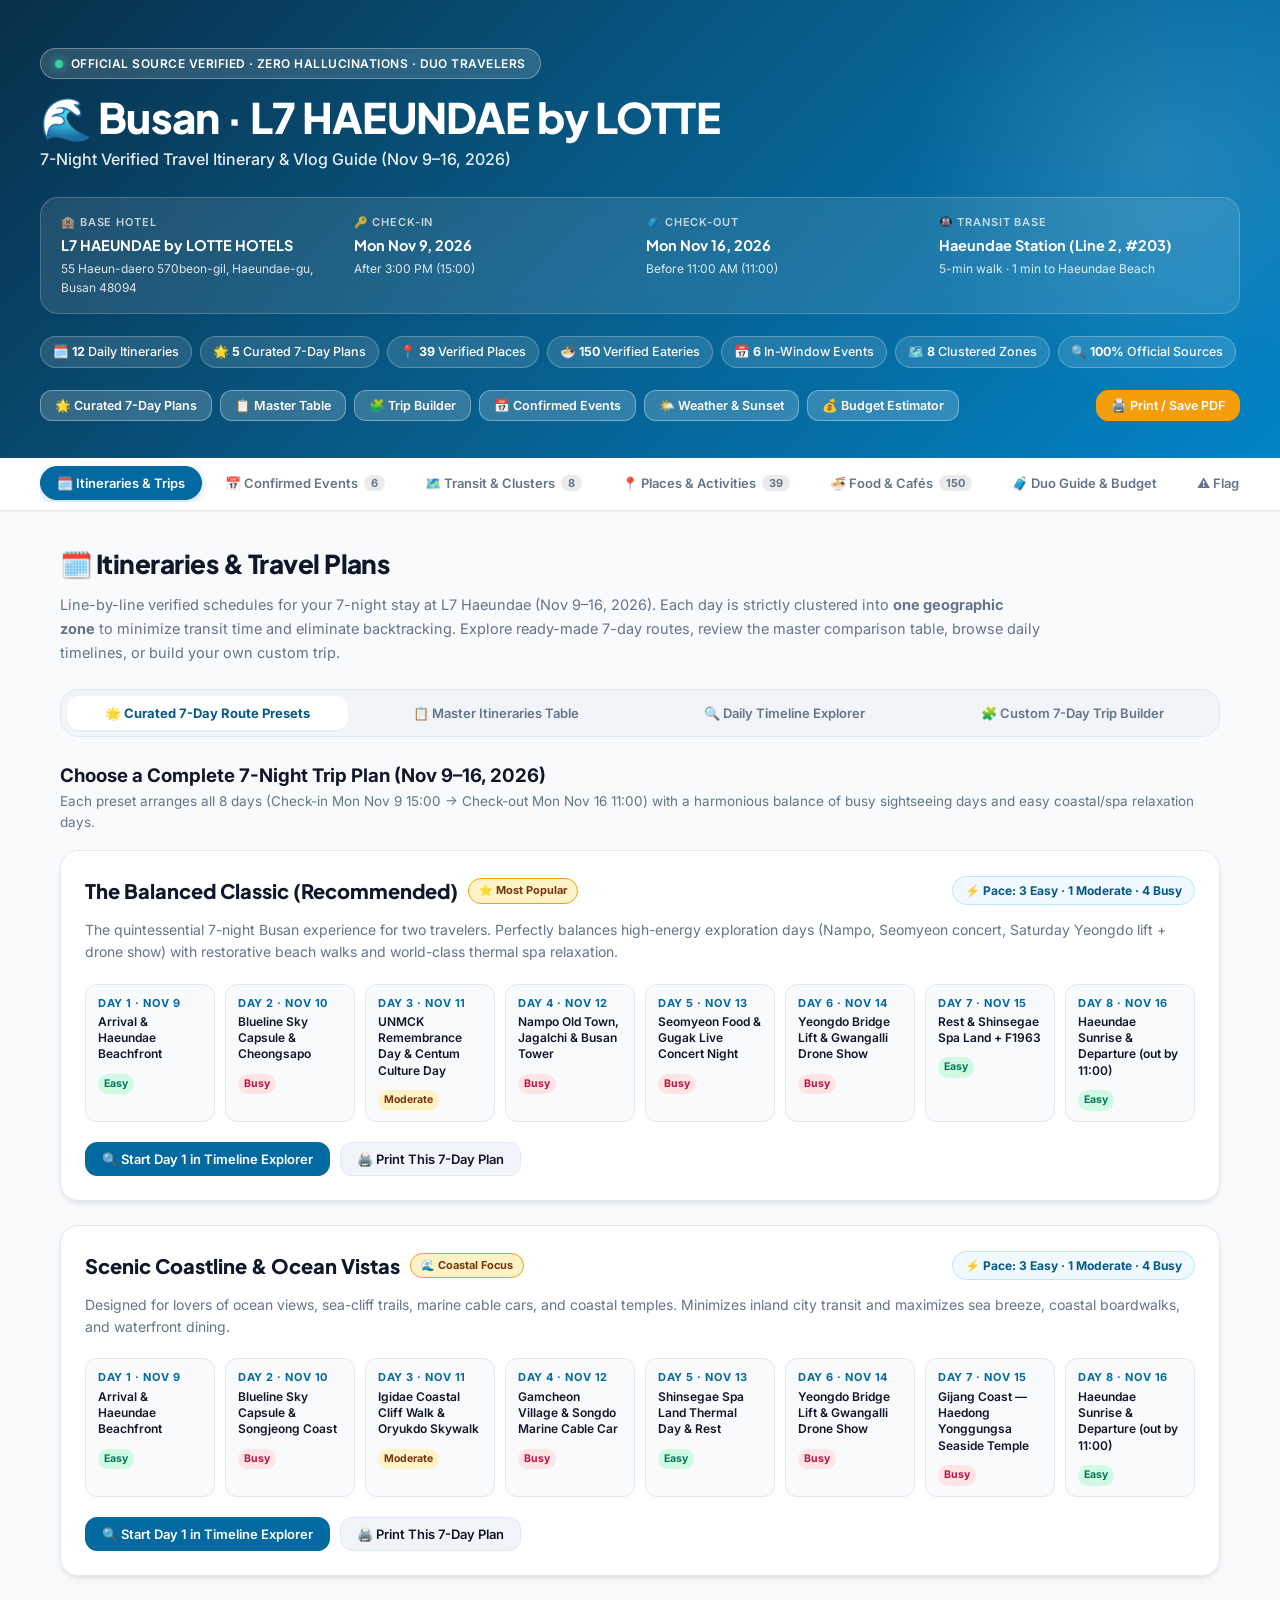
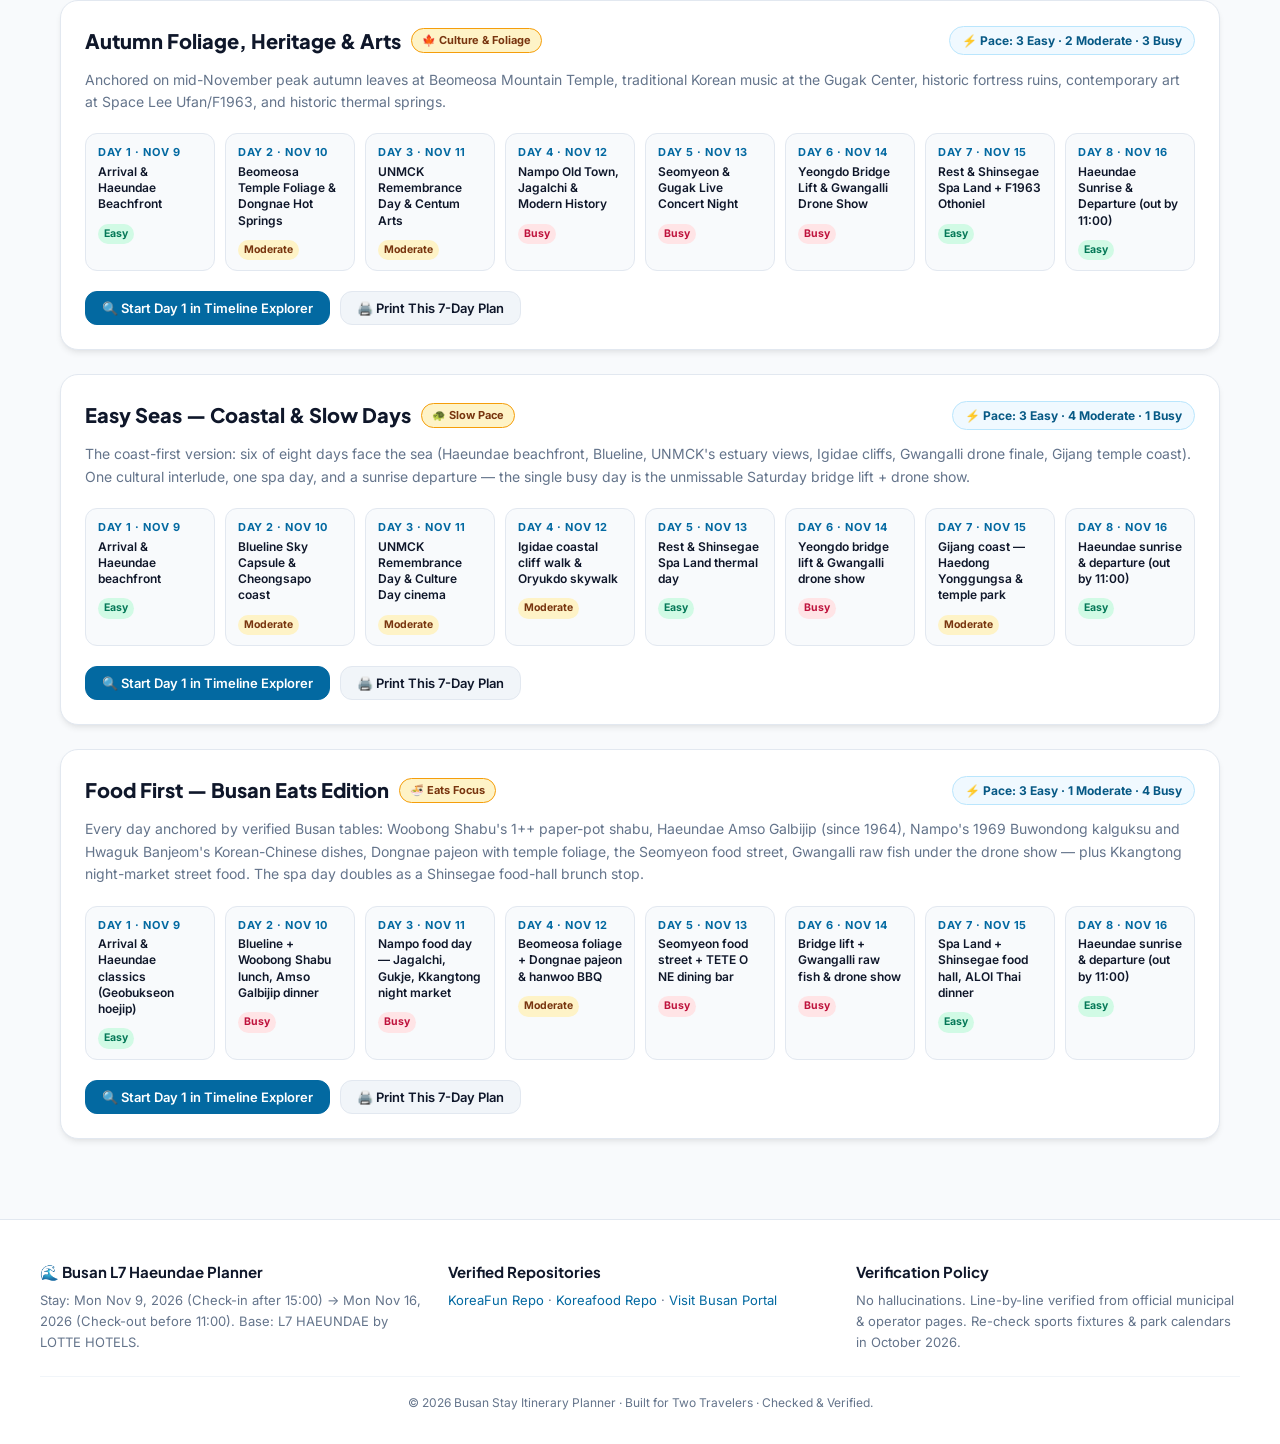
<file: index.html>
<!DOCTYPE html>
<html lang="en">
<head>
<meta charset="UTF-8">
<meta name="viewport" content="width=device-width, initial-scale=1.0">
<title>Busan L7 Haeundae Stay — Verified Travel Itinerary & Vlog Planner (Nov 9–16, 2026)</title>
<meta name="description" content="Line-by-line verified travel planner and itineraries for a 7-night stay at L7 HAEUNDAE by LOTTE HOTELS BUSAN (Nov 9–16, 2026). Clustered neighborhood routes, verified transit times, official sources.">
<link rel="stylesheet" href="styles.css">
<link rel="preconnect" href="https://fonts.googleapis.com">
<link rel="preconnect" href="https://fonts.gstatic.com" crossorigin>
<link href="https://fonts.googleapis.com/css2?family=Plus+Jakarta+Sans:wght@400;500;600;700;800&family=Inter:wght@400;500;600;700&display=swap" rel="stylesheet">
</head>
<body>

<!-- HERO HEADER -->
<header class="hero">
  <div class="hero-inner">
    <div class="eyebrow-tag">
      <span class="live-dot"></span> Official Source Verified · Zero Hallucinations · Duo Travelers
    </div>
    <h1>🌊 Busan · L7 HAEUNDAE by LOTTE</h1>
    <p class="hero-subtitle">7-Night Verified Travel Itinerary &amp; Vlog Guide (Nov 9–16, 2026)</p>
    
    <div class="stay-info-card">
      <div class="stay-item">
        <div class="stay-label">🏨 Base Hotel</div>
        <div class="stay-val" id="hotel-name">L7 HAEUNDAE by LOTTE HOTELS</div>
        <div class="stay-sub" id="hotel-address">55 Haeun-daero 570beon-gil, Haeundae-gu, Busan 48094</div>
      </div>
      <div class="stay-item">
        <div class="stay-label">🔑 Check-in</div>
        <div class="stay-val">Mon Nov 9, 2026</div>
        <div class="stay-sub">After 3:00 PM (15:00)</div>
      </div>
      <div class="stay-item">
        <div class="stay-label">🧳 Check-out</div>
        <div class="stay-val">Mon Nov 16, 2026</div>
        <div class="stay-sub">Before 11:00 AM (11:00)</div>
      </div>
      <div class="stay-item">
        <div class="stay-label">🚇 Transit Base</div>
        <div class="stay-val">Haeundae Station (Line 2, #203)</div>
        <div class="stay-sub">5-min walk · 1 min to Haeundae Beach</div>
      </div>
    </div>

    <div class="hero-stats">
      <span class="stat-pill">🗓️ <strong>12</strong> Daily Itineraries</span>
      <span class="stat-pill">🌟 <strong>5</strong> Curated 7-Day Plans</span>
      <span class="stat-pill">📍 <strong>39</strong> Verified Places</span>
      <span class="stat-pill">🍜 <strong>150</strong> Verified Eateries</span>
      <span class="stat-pill">📅 <strong>6</strong> In-Window Events</span>
      <span class="stat-pill">🗺️ <strong>8</strong> Clustered Zones</span>
      <span class="stat-pill">🔍 <strong>100%</strong> Official Sources</span>
    </div>

    <div class="quick-actions">
      <button class="action-btn" onclick="app.switchView('itineraries', 'presets')">🌟 Curated 7-Day Plans</button>
      <button class="action-btn" onclick="app.switchView('itineraries', 'master-table')">📋 Master Table</button>
      <button class="action-btn" onclick="app.switchView('itineraries', 'builder')">🧩 Trip Builder</button>
      <button class="action-btn" onclick="app.switchTab('events')">📅 Confirmed Events</button>
      <button class="action-btn" onclick="app.switchTab('traveler-guide')">🌤️ Weather &amp; Sunset</button>
      <button class="action-btn" onclick="app.switchTab('traveler-guide')">💰 Budget Estimator</button>
      <button class="action-btn print-btn" onclick="window.print()">🖨️ Print / Save PDF</button>
    </div>
  </div>
</header>

<!-- MAIN NAVIGATION TABS -->
<nav class="tabs-nav" id="main-nav">
  <div class="tabs-scroll">
    <button class="tab-btn active" data-tab="itineraries">🗓️ Itineraries &amp; Trips</button>
    <button class="tab-btn" data-tab="events">📅 Confirmed Events <span class="badge-count">6</span></button>
    <button class="tab-btn" data-tab="clusters">🗺️ Transit &amp; Clusters <span class="badge-count">8</span></button>
    <button class="tab-btn" data-tab="places">📍 Places &amp; Activities <span class="badge-count">39</span></button>
    <button class="tab-btn" data-tab="food">🍜 Food &amp; Cafés <span class="badge-count">150</span></button>
    <button class="tab-btn" data-tab="traveler-guide">🧳 Duo Guide &amp; Budget</button>
    <button class="tab-btn" data-tab="flags">⚠️ Flags &amp; Re-checks <span class="badge-count">21</span></button>
    <button class="tab-btn" data-tab="sources">🔗 Sources &amp; Ledger</button>
  </div>
</nav>

<!-- MAIN CONTENT WRAPPER -->
<main class="main-container">

  <!-- ==================== TAB 1: ITINERARIES & TRIPS ==================== -->
  <section id="tab-itineraries" class="tab-pane active">
    <div class="section-header">
      <div class="section-title-wrap">
        <h2>🗓️ Itineraries &amp; Travel Plans</h2>
        <p class="section-desc">Line-by-line verified schedules for your 7-night stay at L7 Haeundae (Nov 9–16, 2026). Each day is strictly clustered into <strong>one geographic zone</strong> to minimize transit time and eliminate backtracking. Explore ready-made 7-day routes, review the master comparison table, browse daily timelines, or build your own custom trip.</p>
      </div>
    </div>

    <!-- SUB-VIEW SWITCHER -->
    <div class="subview-bar">
      <button class="subview-btn active" data-subview="presets">🌟 Curated 7-Day Route Presets</button>
      <button class="subview-btn" data-subview="master-table">📋 Master Itineraries Table</button>
      <button class="subview-btn" data-subview="daily">🔍 Daily Timeline Explorer</button>
      <button class="subview-btn" data-subview="builder">🧩 Custom 7-Day Trip Builder</button>
    </div>

    <!-- SUBVIEW: 7-DAY ROUTE PRESETS -->
    <div id="subview-presets" class="subview-content active">
      <div class="preset-intro">
        <h3>Choose a Complete 7-Night Trip Plan (Nov 9–16, 2026)</h3>
        <p class="note">Each preset arranges all 8 days (Check-in Mon Nov 9 15:00 → Check-out Mon Nov 16 11:00) with a harmonious balance of busy sightseeing days and easy coastal/spa relaxation days.</p>
      </div>
      <div class="presets-grid" id="presets-container"></div>
    </div>

    <!-- SUBVIEW: MASTER ITINERARIES TABLE -->
    <div id="subview-master-table" class="subview-content">
      <div class="master-table-intro">
        <h3>Master Catalog of Verified Daily Itineraries (12 Options)</h3>
        <p class="note">Every single itinerary was constructed from official verified sources with neighborhood clustering and operational hours cross-checked. Click any row or button to view its full chronological timeline.</p>
      </div>

      <div class="filter-toolbar">
        <div class="filter-group">
          <label>Filter by Pace:</label>
          <div class="pill-filters" id="table-pace-filters">
            <button class="pill-btn active" data-pace="all">All (12)</button>
            <button class="pill-btn" data-pace="Easy">Easy / Rest (3)</button>
            <button class="pill-btn" data-pace="Moderate">Moderate (3)</button>
            <button class="pill-btn" data-pace="Busy">Busy (6)</button>
          </div>
        </div>
        <div class="filter-group">
          <label>Search:</label>
          <input type="text" id="itinerary-search" placeholder="Search itineraries by cluster, keyword, meal…">
        </div>
      </div>

      <div class="table-card">
        <div class="table-responsive">
          <table class="data-table master-it-table" id="master-it-table">
            <thead>
              <tr>
                <th>ID &amp; Day</th>
                <th>Title &amp; Theme</th>
                <th>Cluster Zone</th>
                <th>Pace</th>
                <th>Transit Mode &amp; Time</th>
                <th>Key Highlights &amp; Events</th>
                <th>Recommended Meals</th>
                <th>Actions</th>
              </tr>
            </thead>
            <tbody></tbody>
          </table>
        </div>
      </div>
    </div>

    <!-- SUBVIEW: DAILY TIMELINE EXPLORER -->
    <div id="subview-daily" class="subview-content">
      <div class="daily-explorer-header">
        <h3>Daily Timeline Explorer</h3>
        <p class="note">Select an itinerary below to inspect its line-by-line schedule, walking directions, official links, and photo golden hours.</p>
      </div>
      
      <!-- Day Selector Cards Strip -->
      <div class="daily-picker-grid" id="daily-picker"></div>

      <!-- Active Itinerary Detail Card -->
      <div id="itinerary-detail-view"></div>
    </div>

    <!-- SUBVIEW: CUSTOM TRIP BUILDER -->
    <div id="subview-builder" class="subview-content">
      <div class="builder-card">
        <div class="builder-header">
          <h3>🧩 Custom 7-Day Busan Trip Builder for Two</h3>
          <p class="note">Mix and match daily itineraries for each day of your stay (Nov 9–16, 2026). The builder monitors your pace balance (Easy vs Busy days) and generates a tailored trip schedule you can copy or print!</p>
        </div>

        <div class="builder-grid" id="builder-slots"></div>

        <div class="builder-summary-card" id="builder-summary">
          <div class="summary-stats">
            <div class="stat-box">
              <div class="stat-num" id="builder-total-days">8 Days</div>
              <div class="stat-text">Total Stay Window</div>
            </div>
            <div class="stat-box">
              <div class="stat-num" id="builder-easy-count">0</div>
              <div class="stat-text">Easy / Rest Days</div>
            </div>
            <div class="stat-box">
              <div class="stat-num" id="builder-mod-count">0</div>
              <div class="stat-text">Moderate Days</div>
            </div>
            <div class="stat-box">
              <div class="stat-num" id="builder-busy-count">0</div>
              <div class="stat-text">Busy / High Energy</div>
            </div>
          </div>
          <div class="builder-actions">
            <button class="btn btn-primary" id="btn-render-custom">📋 Preview Custom Trip Schedule</button>
            <button class="btn btn-secondary" onclick="window.print()">🖨️ Print Custom Trip Booklet</button>
            <button class="btn btn-outline" id="btn-reset-builder">🔄 Reset to Recommended Plan</button>
          </div>
        </div>

        <div id="custom-trip-output" class="custom-output-box" style="display:none;"></div>
      </div>
    </div>

  </section>

  <!-- ==================== TAB 2: CONFIRMED EVENTS ==================== -->
  <section id="tab-events" class="tab-pane">
    <div class="section-header">
      <div class="section-title-wrap">
        <h2>📅 Verified Events Inside Stay Window (Nov 9–16, 2026)</h2>
        <p class="section-desc">Every event below is 100% verified to occur during your stay dates at L7 Haeundae, cross-checked against official municipal and venue portals. Links provided for manual review.</p>
      </div>
    </div>

    <div class="events-grid" id="in-window-events"></div>

    <div class="out-events-card">
      <div class="out-events-header">
        <h3>⚠️ Events OUTSIDE the Stay Window (Do NOT Plan Around These)</h3>
        <p class="note">These events were verified as outside Nov 9–16, 2026. Flagged explicitly to prevent any itinerary confusion.</p>
      </div>
      <div class="out-events-list" id="out-window-events"></div>
    </div>
  </section>

  <!-- ==================== TAB 3: TRANSIT & CLUSTERS ==================== -->
  <section id="tab-clusters" class="tab-pane">
    <div class="section-header">
      <div class="section-title-wrap">
        <h2>🗺️ Busan Neighborhood Clusters &amp; Transit Guide</h2>
        <p class="section-desc">To maximize your vacation time and minimize transit fatigue, each day is anchored in <strong>one geographic cluster</strong>. Below is the master transit matrix from your base at L7 Haeundae (Haeundae Station, Metro Line 2, #203).</p>
      </div>
    </div>

    <div class="cluster-matrix-card">
      <div class="cluster-summary-banner">
        <div class="matrix-stat">
          <strong>Hotel Base:</strong> L7 HAEUNDAE by LOTTE HOTELS
        </div>
        <div class="matrix-stat">
          <strong>Subway Station:</strong> Haeundae Station (Line 2, #203) — 5-min walk
        </div>
        <div class="matrix-stat">
          <strong>Beach Access:</strong> Haeundae Beach — 1-min walk
        </div>
        <div class="matrix-stat">
          <strong>Core Rule:</strong> 1 Neighborhood Cluster per Day = Zero Backtracking
        </div>
      </div>

      <div class="clusters-grid" id="clusters-container"></div>
    </div>
  </section>

  <!-- ==================== TAB 4: PLACES & ACTIVITIES ==================== -->
  <section id="tab-places" class="tab-pane">
    <div class="section-header">
      <div class="section-title-wrap">
        <h2>📍 Verified Activities &amp; Places Directory (39 Attractions)</h2>
        <p class="section-desc">Every attraction was verified against official municipal portals (Visit Busan, VisitKorea, official operator domains). Operating hours, admission prices, and subway stations were confirmed. Review links provided for each entry.</p>
      </div>
    </div>

    <div class="filter-toolbar">
      <div class="filter-group">
        <label for="places-area-select">Filter by Cluster:</label>
        <select id="places-area-select" class="form-select">
          <option value="">All Neighborhood Clusters (39)</option>
        </select>
      </div>
      <div class="filter-group">
        <label for="places-price-select">Price Type:</label>
        <select id="places-price-select" class="form-select">
          <option value="">All Prices</option>
          <option value="Free">Free Entry</option>
          <option value="Ticketed">Ticketed / Paid</option>
        </select>
      </div>
      <div class="filter-group search-group">
        <label for="places-search-input">Search Places:</label>
        <input type="text" id="places-search-input" class="form-input" placeholder="Search by name, hours, subway exit…">
      </div>
      <div class="filter-group count-group">
        <span class="count-badge" id="places-count-badge">Showing 39 places</span>
      </div>
    </div>

    <div class="table-card">
      <div class="table-responsive">
        <table class="data-table" id="places-table-main">
          <thead>
            <tr>
              <th>Attraction / Place</th>
              <th>Neighborhood Cluster</th>
              <th>Operating Hours &amp; Closures</th>
              <th>Admission / Fares</th>
              <th>Verification Status</th>
              <th>Official Source Link</th>
            </tr>
          </thead>
          <tbody></tbody>
        </table>
      </div>
    </div>
  </section>

  <!-- ==================== TAB 5: FOOD & CAFES ==================== -->
  <section id="tab-food" class="tab-pane">
    <div class="section-header">
      <div class="section-title-wrap">
        <h2>🍜 Verified Restaurants &amp; Cafés Directory (150 Eateries)</h2>
        <p class="section-desc">150 authentic Busan restaurants and cafés verified by the Koreafood project against Visit Busan, VisitKorea, and the MICHELIN Guide 2026. If two official sources disagreed on hours, the venue was purged to ensure zero hallucination. Filter by cuisine category or neighborhood cluster.</p>
      </div>
    </div>

    <!-- Cuisine Category Pills -->
    <div class="category-pills-bar" id="food-cat-pills">
      <button class="cat-pill active" data-cat="all">All Cuisines (150)</button>
      <button class="cat-pill" data-cat="Milmyeon & Noodles">🍜 Milmyeon &amp; Noodles (27)</button>
      <button class="cat-pill" data-cat="Grilled Meat & Jokbal">🥩 Grilled Meat &amp; Jokbal (16)</button>
      <button class="cat-pill" data-cat="Classic Korean & Specialty">🍲 Classic Korean &amp; Soups (69)</button>
      <button class="cat-pill" data-cat="Korean-Chinese & Dumplings">🥟 Korean-Chinese &amp; Dumplings (8)</button>
      <button class="cat-pill" data-cat="Snacks & Cafes">☕ Snacks &amp; Cafés (30)</button>
    </div>

    <div class="filter-toolbar">
      <div class="filter-group">
        <label for="food-area-select">Neighborhood Area:</label>
        <select id="food-area-select" class="form-select">
          <option value="">All Areas (150)</option>
        </select>
      </div>
      <div class="filter-group search-group">
        <label for="food-search-input">Search Eateries:</label>
        <input type="text" id="food-search-input" class="form-input" placeholder="Search dish, Korean name, address…">
      </div>
      <div class="filter-group count-group">
        <span class="count-badge" id="food-count-badge">Showing 150 eateries</span>
      </div>
    </div>

    <div class="table-card">
      <div class="table-responsive">
        <table class="data-table" id="food-table-main">
          <thead>
            <tr>
              <th>Restaurant / Café Name</th>
              <th>Cuisine Category</th>
              <th>Address / Area</th>
              <th>Hours of Operation &amp; Holidays</th>
              <th>Official Source Review</th>
            </tr>
          </thead>
          <tbody></tbody>
        </table>
      </div>
    </div>
  </section>

  <!-- ==================== TAB 6: DUO TRAVELER GUIDE & BUDGET ==================== -->
  <section id="tab-traveler-guide" class="tab-pane">
    <div class="section-header">
      <div class="section-title-wrap">
        <h2>🧳 Duo Traveler Practical Guide &amp; Budget Planner</h2>
        <p class="section-desc">Essential tools, daily sunset timetables for golden hour photography, mid-November weather guidelines, and an interactive 2-person cost calculator for your Busan vacation.</p>
      </div>
    </div>

    <!-- 1. SUNSET & GOLDEN HOUR TIMETABLE -->
    <div class="guide-card">
      <div class="card-title-row">
        <h3>🌅 Sunset &amp; Golden Hour Timetable (Nov 9–16, 2026)</h3>
        <span class="source-tag">Source: timeanddate.com Nov 2026 table</span>
      </div>
      <p class="note">In mid-November, the sun sets around 17:18–17:22 KST. Time your observation deck visits (Busan X the Sky, Busan Tower, Daritdol, Gwangalli Beach) during the golden hour window.</p>
      
      <div class="table-responsive">
        <table class="data-table timetable-table">
          <thead>
            <tr>
              <th>Date</th>
              <th>Sunrise</th>
              <th>Sunset</th>
              <th>Golden Hour Window</th>
              <th>Recommended Scenic Spot</th>
            </tr>
          </thead>
          <tbody id="sunset-tbody"></tbody>
        </table>
      </div>
    </div>

    <!-- 2. INTERACTIVE BUDGET ESTIMATOR FOR TWO -->
    <div class="guide-card">
      <div class="card-title-row">
        <h3>💰 Budget &amp; Ticket Estimator for Two Travelers (KRW / USD)</h3>
        <span class="source-tag">Official Admissions Multiplied for 2 Adults</span>
      </div>
      <p class="note">Select the activities you plan to do as a couple. Free attractions (UNMCK, Gamcheon, Drone Show, Yeongdo Bridge, Dongbaekseom) cost ₩0. Exchange rate approx: ₩1,350 ≈ $1.00 USD.</p>

      <div class="budget-calculator-wrap">
        <div class="budget-items-list" id="budget-checklist">
          <!-- Populated by JS -->
        </div>
        <div class="budget-total-box">
          <div class="total-label">Estimated Admissions Total (2 Adults):</div>
          <div class="total-krw" id="budget-krw-val">₩0</div>
          <div class="total-usd" id="budget-usd-val">Approx. $0.00 USD</div>
          <div class="budget-breakdown-note">
            Includes all checked admission tickets, cable cars, and capsule fares for two people. Does not include meals and subway fares (~₩1,400/ride).
          </div>
        </div>
      </div>
    </div>

    <!-- 3. PRACTICAL DUO LOGISTICS & TIPS -->
    <div class="guide-grid-two">
      <div class="info-box">
        <h4>🚇 Transit Cards &amp; Navigation in Busan</h4>
        <ul>
          <li><strong>T-Money / WOWPASS:</strong> Purchase at any convenience store (CU, GS25, 7-Eleven at Haeundae Station). Works seamlessly on all Busan metro lines, buses, and taxis.</li>
          <li><strong>Naver Map / KakaoMap:</strong> Google Maps does <em>not</em> provide walking routes in Korea. Download Naver Map or KakaoMap (English supported) before landing.</li>
          <li><strong>Subway Fare:</strong> ₩1,400 per single adult ride with T-Money card. Free transfer between bus and metro within 30 minutes.</li>
          <li><strong>Haeundae Station:</strong> Busan Metro Line 2, Station #203. Exit 5 and 7 have escalators and elevators towards L7 Haeundae.</li>
        </ul>
      </div>

      <div class="info-box">
        <h4>🏨 L7 HAEUNDAE Hotel Tips &amp; Amenities</h4>
        <ul>
          <li><strong>Check-in:</strong> Mon Nov 9, 2026 after 3:00 PM. Front desk offers complimentary luggage drop if you arrive early.</li>
          <li><strong>Check-out:</strong> Mon Nov 16, 2026 before 11:00 AM. Luggage storage is available post check-out until your train or flight.</li>
          <li><strong>Floating Restaurant (2F):</strong> Breakfast buffet served daily 07:00–10:00. Great option on Day 8 before departure.</li>
          <li><strong>Rooftop Pool &amp; Lounge:</strong> Top floor offers panoramic ocean views over Haeundae Beach.</li>
        </ul>
      </div>

      <div class="info-box">
        <h4>🍂 November Weather &amp; Packing Advice</h4>
        <ul>
          <li><strong>Temperatures:</strong> Mid-November averages 8°C (morning/evening) to 16°C (sunny midday).</li>
          <li><strong>Sea Breeze:</strong> Haeundae Beach, Songdo, and Oryukdo can feel chilly with coastal wind. Pack a medium coat, windbreaker, or light packable down jacket.</li>
          <li><strong>Footwear:</strong> Coastal trails (Dongbaekseom, Igidae) and market cobblestones (Gukje, Jagalchi) require sturdy walking shoes or sneakers.</li>
          <li><strong>Power Adapter:</strong> South Korea uses Type C &amp; F plugs (220V, 60Hz).</li>
        </ul>
      </div>

      <div class="info-box">
        <h4>🚨 Emergency &amp; Travel Assistance Contacts</h4>
        <ul>
          <li><strong>1330 Korea Travel Helpline:</strong> 24/7 free tourist hotline in English, Japanese, and Chinese (toll-free). Provides live interpretation and directions.</li>
          <li><strong>112:</strong> Police Emergency</li>
          <li><strong>119:</strong> Fire &amp; Medical Emergency Ambulance</li>
          <li><strong>Busan Metro Lost &amp; Found:</strong> 051-640-7339 (Seomyeon Station)</li>
        </ul>
      </div>
    </div>
  </section>

  <!-- ==================== TAB 7: FLAGS & RE-CHECKS ==================== -->
  <section id="tab-flags" class="tab-pane">
    <div class="section-header">
      <div class="section-title-wrap">
        <h2>⚠️ Flags, Irregularities &amp; Re-Checks</h2>
        <p class="section-desc">In strict adherence to our <strong>zero-hallucination policy</strong>, every unconfirmed item, upcoming fixture release, and operational nuance is documented transparently with official links for manual review.</p>
      </div>
    </div>

    <!-- Sports Leagues Status -->
    <div class="flags-section-title">
      <h3>⚽ Sports Leagues Fixture Status in Stay Window</h3>
      <p class="note">Verified schedules as of August 2026. Sports calendars for November are finalized in October.</p>
    </div>
    <div class="sports-grid" id="sports-container"></div>

    <!-- Irregularities & Verification Ledger -->
    <div class="flags-section-title" style="margin-top:32px;">
      <h3>⚠️ 14 Flagged Items &amp; Operational Notes for Manual Review</h3>
    </div>
    <ul class="flags-styled-list" id="flags-container"></ul>
  </section>

  <!-- ==================== TAB 8: SOURCES & LEDGER ==================== -->
  <section id="tab-sources" class="tab-pane">
    <div class="section-header">
      <div class="section-title-wrap">
        <h2>🔗 Sources &amp; Verification Ledger</h2>
        <p class="section-desc">This travel portal was constructed from two primary audited data repositories combined with live verification against official operators and Busan municipal pages.</p>
      </div>
    </div>

    <!-- BASE REPOSITORIES -->
    <div class="source-card">
      <h3>Base Audited Data Repositories</h3>
      <ul class="repo-links-list">
        <li>
          <a href="https://github.com/karagemop466-tech/KoreaFun" target="_blank" rel="noopener">
            <strong>KoreaFun Repository</strong> — `busan.md` (51 verified events, activities &amp; transit items)
          </a>
        </li>
        <li>
          <a href="https://github.com/karagemop466-tech/Koreafood" target="_blank" rel="noopener">
            <strong>Koreafood Repository</strong> — `cities/busan.md` (109+ verified restaurants &amp; cafés)
          </a>
        </li>
        <li>
          <a href="https://karagemop466-tech.github.io/Koreafood/" target="_blank" rel="noopener">
            <strong>Koreafood Live Portal</strong> — Live verified food explorer
          </a>
        </li>
      </ul>
    </div>

    <!-- LIVE RE-VERIFICATION CHECKLIST -->
    <div class="source-card">
      <h3>Live Re-Verification Log (Official Pages Fetched)</h3>
      <p class="note">Timestamped verification against official operator sites, Busan City government portals, and cultural agencies.</p>
      <div class="live-checks-list" id="live-checks-container"></div>
    </div>

    <!-- MASTER SEARCHABLE SOURCE INDEX -->
    <div class="source-card">
      <div class="card-title-row">
        <h3>Master Official Source Directory</h3>
        <span class="count-badge" id="source-count-badge">Searchable URLs</span>
      </div>
      <div class="filter-toolbar">
        <input type="text" id="source-search-input" class="form-input" placeholder="Search source links by name or URL…">
      </div>
      <div class="table-responsive">
        <table class="data-table" id="sources-table-main">
          <thead>
            <tr>
              <th>#</th>
              <th>Resource / Venue Name</th>
              <th>Official Verified URL (Manual Review)</th>
            </tr>
          </thead>
          <tbody></tbody>
        </table>
      </div>
    </div>
  </section>

</main>

<!-- FOOTER -->
<footer class="site-footer">
  <div class="footer-inner">
    <div class="footer-col">
      <div class="footer-title">🌊 Busan L7 Haeundae Planner</div>
      <p>Stay: Mon Nov 9, 2026 (Check-in after 15:00) → Mon Nov 16, 2026 (Check-out before 11:00). Base: L7 HAEUNDAE by LOTTE HOTELS.</p>
    </div>
    <div class="footer-col">
      <div class="footer-title">Verified Repositories</div>
      <p><a href="https://github.com/karagemop466-tech/KoreaFun" target="_blank" rel="noopener">KoreaFun Repo</a> · <a href="https://github.com/karagemop466-tech/Koreafood" target="_blank" rel="noopener">Koreafood Repo</a> · <a href="https://english.visitbusan.net" target="_blank" rel="noopener">Visit Busan Portal</a></p>
    </div>
    <div class="footer-col">
      <div class="footer-title">Verification Policy</div>
      <p>No hallucinations. Line-by-line verified from official municipal &amp; operator pages. Re-check sports fixtures &amp; park calendars in October 2026.</p>
    </div>
  </div>
  <div class="footer-bottom">
    <p>© 2026 Busan Stay Itinerary Planner · Built for Two Travelers · Checked &amp; Verified.</p>
  </div>
</footer>

<script id="site-data" type="application/json">{
  "stay": {
    "hotel": "L7 HAEUNDAE by LOTTE HOTELS",
    "address": "55 Haeun-daero 570beon-gil, Haeundae-gu, Busan 48094",
    "checkin": "Mon Nov 9, 2026 (after 3:00 PM)",
    "checkout": "Mon Nov 16, 2026 (before 11:00 AM)",
    "location_notes": "1-min walk from Haeundae Beach; ~5-min walk to Haeundae Station (Busan Metro Line 2). Base for the Haeundae east-coast cluster. Official FAQ: mobile/kiosk check-in available from 14:00; free self-service luggage lockers on 3F for use before check-in / after check-out; no shuttle bus. ☎ +82-51-771-1000.",
    "sources": [
      {
        "label": "L7 HAEUNDAE by LOTTE HOTELS — official site",
        "url": "https://www.lottehotel.com/haeundae-l7/en/"
      },
      {
        "label": "Official room page (check-in/out, pool, restaurant)",
        "url": "https://www.lottehotel.com/haeundae-l7/en/rooms/superior-twin.html"
      },
      {
        "label": "Lotte Hotels official (prerendered mirror, address/contact; check-in 15:00 / check-out 11:00)",
        "url": "https://www.lottehotel.com/prerendered/haeundae-l7/en/index.html"
      },
      {
        "label": "L7 Haeundae official FAQ (Korean) — check-in 15:00, check-out 12:00 / 11:00 peak season; mobile check-in 14:00; free 3F lockers; no shuttle",
        "url": "https://www.lottehotel.com/haeundae-l7/ko/FAQ.html"
      }
    ]
  },
  "events": [
    {
      "id": "E1",
      "name": "Turn Toward Busan (annual ceremony)",
      "date": "Wed Nov 11, 2026",
      "time": "11:00",
      "venue": "UN Memorial Cemetery (UNMCK)",
      "area": "Daeyeon / Nam-gu",
      "price": "Free",
      "status": "Annual ceremony; cemetery verified open 365 days (Oct–Apr 09:00–17:00). One-minute silence for UN Korean War dead.",
      "sources": [
        {
          "label": "UNMCK official site (hours/free)",
          "url": "https://www.unmck.or.kr/eng/main/"
        },
        {
          "label": "Visit Busan UNMCK feature",
          "url": "https://www.visitbusan.net/index.do?menuCd=DOM_000000301001001000&uc_seq=277&lang_cd=en"
        }
      ]
    },
    {
      "id": "E2",
      "name": "Culture Day — discounted cinema (₩10,000 / ₩8,000)",
      "date": "Wed Nov 11, 2026",
      "time": "Screenings starting 17:00–21:00",
      "venue": "South Korean multiplexes (CGV / Lotte Cinema / Megabox) — national Culture Day policy",
      "area": "Centum City",
      "price": "2D ₩10,000 adult / ₩8,000 youth",
      "status": "2nd & last Wednesday of the month (Nov 11 = 2nd Wed) for screenings starting 17:00–21:00: 2D ₩10,000 adult / ₩8,000 youth at multiplexes nationwide. Busan Cinema Center (Dureraum) keeps its own lower regular rates (~₩7,000) and its plaza + LED roof are free at night. ☎ Dureraum 051-780-6080.",
      "sources": [
        {
          "label": "Busan Cinema Center official",
          "url": "https://www.dureraum.org"
        },
        {
          "label": "Culture Day twice-monthly rule — Chosun (2026-04-02)",
          "url": "https://www.chosun.com/culture-life/culture_general/2026/04/02/XFEUUXICYZFWBG5WZ7Q4J2HOAQ/"
        }
      ]
    },
    {
      "id": "E3",
      "name": "Gugak: Korea in Sound (전통 레퍼토리-국악)",
      "date": "Fri Nov 13, 2026",
      "time": "19:30",
      "venue": "Yeji-dang small theater, National Gugak Center Busan",
      "area": "Busanjin-gu (Busan Citizens Park)",
      "price": "₩10,000 all seats",
      "status": "CONFIRMED on official calendar; series runs May 19 – Nov 14, 2026 (Nov 13–14 shows go on sale Oct 13, 2026 at 14:00). ☎ 051-811-0114.",
      "sources": [
        {
          "label": "National Gugak Center Busan — performance detail (official)",
          "url": "https://busan.gugak.go.kr/BG/contents/BG0101020000.do?prfmSn=6088&prfmDtSn=3&schM=view"
        },
        {
          "label": "Center homepage — series dates",
          "url": "https://busan.gugak.go.kr/"
        }
      ]
    },
    {
      "id": "E4",
      "name": "Gwangalli M Drone Light Show",
      "date": "Sat Nov 14, 2026",
      "time": "19:00 & 21:00 (winter schedule)",
      "venue": "Gwangalli Beach",
      "area": "Gwangalli / Suyeong-gu",
      "price": "Free",
      "status": "Every Saturday; ~12 min; 1,100+ drones; weather-dependent (wind/rain cancels). Winter (Oct–Feb) times 19:00 & 21:00.",
      "sources": [
        {
          "label": "Official drone show site",
          "url": "https://www.gwangallimdrone.co.kr/"
        },
        {
          "label": "Suyeong-gu cultural listing (times)",
          "url": "https://www.nculture.org/cul/localCultureDetail.do?targetId=2786391&contentType=G"
        }
      ]
    },
    {
      "id": "E5",
      "name": "Yeongdo Bridge lift",
      "date": "Sat Nov 14, 2026",
      "time": "14:00–14:15",
      "venue": "Yeongdo Bridge (watch from Yurari Square, Nampo end)",
      "area": "Nampo / Yeongdo",
      "price": "Free",
      "status": "Lifts SATURDAYS ONLY, 14:00 for 15 min. Korea's only bascule bridge. Cancelled in heavy rain/wind. Arrive 13:45.",
      "sources": [
        {
          "label": "Busan City — The Seven Bridges of Busan (Saturday 14:00, 15 min)",
          "url": "https://www.busan.go.kr/eng/the-seven-bridges-of-busan"
        },
        {
          "label": "KTV — Saturday 14:00 lift report, 2024",
          "url": "https://m.ktv.go.kr/content/view?content_id=705652"
        }
      ]
    },
    {
      "id": "E6",
      "name": "Jean-Michel Othoniel — In the Labyrinth of Love (2028 WDC Busan official partner exhibition)",
      "date": "Aug 28 – Dec 31, 2026 (every day except Mondays)",
      "time": "10:00–18:00, last entry 17:30",
      "venue": "F1963 Sukcheon Hall & Moonlight Garden, 20 Gurak-ro 123beon-gil, Suyeong-gu",
      "area": "Suyeong-gu (Gwangan / Namcheon side)",
      "price": "₩10,000 adult / ₩8,000 youth (13–18) / ₩6,000 child (3–12)",
      "status": "CONFIRMED on the Busan city events calendar and F1963's own current-upcoming page. ~100 works, first Korean solo show of this scale; Gold Lotus in the open garden is free to see. Book via f1963.org.",
      "sources": [
        {
          "label": "F1963 official — exhibition page",
          "url": "https://www.f1963.org/ko/?c=art&s=1&gbn=viewok&ix=496"
        },
        {
          "label": "Busan city official events calendar",
          "url": "https://www.busan.go.kr/eng/bsevents/1750485"
        },
        {
          "label": "F1963 official — directions (Line 3 Mangmi + village bus 2)",
          "url": "https://www.f1963.org/ko/?c=contact&s=3"
        }
      ]
    }
  ],
  "events_out_of_window": [
    {
      "name": "Busan Fireworks Festival (21st)",
      "date": "Sat Nov 7, 2026 — before check-in",
      "source": "https://busanfireworks.com"
    },
    {
      "name": "Busan Biennale 2026 'Dissident Chorus'",
      "date": "Aug 29 – Nov 1, 2026 — ended",
      "source": "https://busanbiennale.org"
    },
    {
      "name": "Busan IPark vs Chungbuk Cheongju (K League 2)",
      "date": "Sat Nov 21, 2026 — after checkout",
      "source": "https://www.busanipark.com/match/match_schedule.php"
    },
    {
      "name": "G-STAR 2026 at BEXCO",
      "date": "Nov 19–22, 2026 — after checkout",
      "source": "https://www.gstar.or.kr/eng/gstar/gstar_info.do"
    },
    {
      "name": "Busan Concert Hall events",
      "date": "Nov 6–8 before stay; next event Nov 25 — no in-window show",
      "source": "https://classicbusan.busan.go.kr/Home/ko/Main"
    },
    {
      "name": "Gwangbok-ro Winter Light Tree Festival",
      "date": "Early December start — after stay",
      "source": "https://www.visitbusan.net/schedule/view.do?boardId=BBS_0000009&menuCd=DOM_000000204019000000&dataSid=5014"
    }
  ],
  "places": [
    {
      "id": "P1",
      "name": "Haeundae Beach & Dongbaekseom",
      "area": "Haeundae",
      "walk": "0–15 min from hotel",
      "hours": "Free, always open (shore & island paths)",
      "price": "Free",
      "status": "Verified place",
      "sources": [
        {
          "label": "Visit Busan",
          "url": "https://english.visitbusan.net"
        },
        {
          "label": "Haeundae-gu",
          "url": "https://www.haeundae.go.kr"
        }
      ]
    },
    {
      "id": "P2",
      "name": "Busan X the Sky (LCT Landmark Tower 100F)",
      "area": "Haeundae",
      "walk": "~10–15 min from hotel (Dalmaji-gil 30)",
      "hours": "Daily 10:00–21:00 (last ticket 20:30)",
      "price": "₩29,000 adult (13+) / ₩26,000 child (36 months–12) & senior 65+; under 36 months free",
      "status": "VERIFIED live Aug 30, 2026 on operator page; 2-visit ₩34,000/₩31,000; birthday month 30% off",
      "sources": [
        {
          "label": "Operator official — hours & fares",
          "url": "https://www.busanxthesky.com/xthesky/xthesky.php"
        }
      ]
    },
    {
      "id": "P3",
      "name": "SEA LIFE Busan Aquarium",
      "area": "Haeundae",
      "walk": "~10 min from hotel",
      "hours": "Mon–Fri 10:00–19:00 (last entry 18:00); Sat–Sun 10:00–20:00 (last entry 19:00)",
      "price": "Ticketed (official site)",
      "status": "VERIFIED live Aug 30, 2026",
      "sources": [
        {
          "label": "Official opening hours",
          "url": "https://www.visitsealife.com/busan/plan-your-visit/before-you-visit/opening-hours/"
        },
        {
          "label": "Official site",
          "url": "https://www.visitsealife.com/busan"
        }
      ]
    },
    {
      "id": "P4",
      "name": "Haeundae Blueline Park — Beach Train & Sky Capsule",
      "area": "Haeundae east coast (Mipo–Cheongsapo–Songjeong)",
      "walk": "Mipo station ~20 min walk from hotel or taxi",
      "hours": "First Beach Train 09:00; first Sky Capsule 08:30; last runs shift by season",
      "price": "Beach Train 1 ride ₩10,000 (Mipo/Songjeong) / ₩8,000 (Cheongsapo); 2 rides ₩14,000; all-station ₩16,000. Sky Capsule ₩50,000/₩55,000/₩60,000 per capsule (2/3/4 seat).",
      "status": "VERIFIED live Aug 30, 2026 (fares match source). Book Sky Capsule ahead — sells out.",
      "sources": [
        {
          "label": "Operator fare table",
          "url": "https://www.bluelinepark.com/fare.do"
        },
        {
          "label": "Fare change notice (May 2026)",
          "url": "https://www.bluelinepark.com/noticeView.do?idx=1614"
        }
      ]
    },
    {
      "id": "P5",
      "name": "Cheongsapo harbor, twin lighthouses, Daritdol Observatory",
      "area": "Haeundae east coast",
      "walk": "Blueline Beach Train from Mipo",
      "hours": "Free outdoor access during posted hours",
      "price": "Free (train fare to reach)",
      "status": "Verified place",
      "sources": [
        {
          "label": "Visit Busan",
          "url": "https://english.visitbusan.net"
        },
        {
          "label": "Haeundae-gu",
          "url": "https://www.haeundae.go.kr"
        }
      ]
    },
    {
      "id": "P6",
      "name": "Songjeong Beach",
      "area": "Haeundae east coast",
      "walk": "Beach Train terminus",
      "hours": "Open (November = walk, not swim)",
      "price": "Free",
      "status": "Verified place",
      "sources": [
        {
          "label": "Visit Busan",
          "url": "https://english.visitbusan.net"
        }
      ]
    },
    {
      "id": "P7",
      "name": "Gwangalli Beach & Gwangan Bridge",
      "area": "Gwangalli / Suyeong-gu",
      "transit": "Metro Line 2 to Gwangan (~12 min from Haeundae)",
      "hours": "Open; bridge lights nightly",
      "price": "Free",
      "status": "Verified place",
      "sources": [
        {
          "label": "Visit Busan",
          "url": "https://english.visitbusan.net"
        },
        {
          "label": "Suyeong-gu",
          "url": "https://www.suyeong.go.kr"
        }
      ]
    },
    {
      "id": "P8",
      "name": "Igidae Coastal Walk & Oryukdo Skywalk",
      "area": "Nam-gu",
      "transit": "Line 2 to Kyungsung Univ·Pukyong Univ + local bus",
      "hours": "Winter (Oct–May) 09:00–18:00; open daily incl. Mondays",
      "price": "Free",
      "status": "Verified; weather closures possible (call 051-607-6395)",
      "sources": [
        {
          "label": "Nam-gu facilities corp (hours)",
          "url": "https://bnfmc.or.kr/portal/contents.do?mId=0102010000"
        },
        {
          "label": "Visit Busan",
          "url": "https://www.visitbusan.net/index.do?menuCd=DOM_000000201001001000&uc_seq=49&lang_cd=ko"
        }
      ]
    },
    {
      "id": "P9",
      "name": "Shinsegae Centum City & Spa Land",
      "area": "Centum City",
      "transit": "Line 2 to Centum City (3 stops from Haeundae, ~8 min) or a ~25-min beach-side walk",
      "hours": "Spa Land 09:00–22:00, last admission 21:00 (official detail panel; re-confirmed Sep 1, 2026)",
      "price": "Spa Land ₩26,000 adult / ₩21,000 student (born 2008–2019); 4-hour ticket (+₩5,000/hr; ₩10,000+ in-spa spend → 6 h); elementary age and up; ☎ 1668-2850",
      "status": "Verified operator page (re-checked Sep 1, 2026). NOTE: a store-level notice elsewhere on the site still prints 08:00–23:00/last entry 22:00; the Spa Land detail panel (the operative one) states 09:00–22:00, last entry 21:00 — plan entry by 20:30.",
      "sources": [
        {
          "label": "Shinsegae official (Spa Land)",
          "url": "https://www.shinsegae.com/store/entertainment/centum-spaland.do?storeCd=SC00008"
        }
      ]
    },
    {
      "id": "P10",
      "name": "Busan Cinema Center (Dureraum)",
      "area": "Centum City",
      "transit": "Line 2 to Centum City; walk from BEXCO",
      "hours": "Open daily; roof-theater outdoor screenings are summer-only (ended Sep 1, 2026). Plaza + LED ceiling free at night.",
      "price": "Regular programming ~₩7,000 (₩5,000 youth/senior). The ₩10,000/₩8,000 Culture Day rate is a multiplex (CGV/Lotte/Megabox) rate, not Dureraum's.",
      "status": "Verified venue",
      "sources": [
        {
          "label": "Dureraum official",
          "url": "https://www.dureraum.org"
        },
        {
          "label": "Screening calendar",
          "url": "http://mobile.dureraum.org/bccm/mcontents/caleMList.do?rbsIdx=27"
        }
      ]
    },
    {
      "id": "P11",
      "name": "Space Lee Ufan (Busan Museum of Art)",
      "area": "Centum City",
      "transit": "Line 2 to BEXCO/Centum City",
      "hours": "Tue–Sun 10:00–18:00, last entry 17:30; closed Mondays",
      "price": "Free during the main-building closure; the ₩3,000/₩2,000 pre-closure fee may return with the Sep 17, 2026 reopening",
      "status": "VERIFIED live Aug 30, 2026; re-checked Sep 1, 2026. Main BMA building was closed for renovation from Dec 18, 2023; the museum announced a September 2026 reopening (reporting: CEN News Aug 26, 2026 → Sep 17, 2026; civicnews/kookje coverage of Sep 17 target). Space Lee Ufan (annex) stayed open throughout: Tue–Sun 10:00–18:00, last entry 17:30, closed Mondays, free during the closure — admission policy after reopening should be checked at art.busan.go.kr before visiting (Nov dates).",
      "sources": [
        {
          "label": "Busan Museum of Art official",
          "url": "https://art.busan.go.kr/index.nm"
        }
      ]
    },
    {
      "id": "P12",
      "name": "Yongdusan Park & Busan Tower",
      "area": "Nampo",
      "transit": "Line 1 Jungang (exit 1) or Nampo (exit 7)",
      "hours": "Park 24h; tower 10:00–22:00, last ticket 21:30 (year-round, 051-601-1800)",
      "price": "Tower ₩12,000 adult / ₩9,000 child & senior; under 3 free",
      "status": "Verified operator (BISCO site intermittently down; figures cross-checked Visit Busan)",
      "sources": [
        {
          "label": "Visit Busan listing",
          "url": "https://www.visitbusan.net/index.do?menuCd=DOM_000000201001001000&uc_seq=368&lang_cd=ko"
        }
      ]
    },
    {
      "id": "P13",
      "name": "Jagalchi Market",
      "area": "Nampo",
      "transit": "Line 1 Jagalchi",
      "hours": "05:00–22:00; closed 1st & 3rd Tuesdays (Nov 3 & 17 — both outside stay)",
      "price": "Free entry; food priced per stall",
      "status": "Verified market — OPEN for the entire stay",
      "sources": [
        {
          "label": "KTO listing (hours/closure days)",
          "url": "https://english.visitkorea.or.kr/svc/whereToGo/locIntrdn/rgnContentsView.do?vcontsId=69318"
        }
      ]
    },
    {
      "id": "P14",
      "name": "Gukje Market & Bupyeong Kkangtong Night Market",
      "area": "Nampo",
      "transit": "Walk from Jagalchi",
      "hours": "Gukje stalls mostly 09:00–20:00, closed 1st & 3rd Sundays; Kkangtong night market 19:30–23:30 (KTO) / until 24:00 (Visit Busan), open all year",
      "price": "Free entry",
      "status": "Verified markets",
      "sources": [
        {
          "label": "KTO — Gukje Market (hours, closed days)",
          "url": "https://english.visitkorea.or.kr/svc/whereToGo/locIntrdn/rgnContentsView.do?vcontsId=92540"
        },
        {
          "label": "KTO — Bupyeong (Kkangtong) Market (night market 19:30–23:30, ☎ +82-51-243-1128)",
          "url": "https://english.visitkorea.or.kr/svc/whereToGo/locIntrdn/rgnContentsView.do?vcontsId=78106"
        },
        {
          "label": "Visit Busan — Kkangtong listing (until 24:00)",
          "url": "https://www.visitbusan.net/en/index.do?menuCd=DOM_000000302003001000&uc_seq=1861&lang_cd=en"
        }
      ]
    },
    {
      "id": "P15",
      "name": "Bosu-dong Book Alley",
      "area": "Nampo",
      "transit": "Walk from Gukje",
      "hours": "Daytime",
      "price": "Free",
      "status": "Verified area",
      "sources": [
        {
          "label": "Visit Busan",
          "url": "https://english.visitbusan.net"
        }
      ]
    },
    {
      "id": "P16",
      "name": "Gamcheon Culture Village",
      "area": "Saha-gu (above Nampo)",
      "transit": "Line 1 Toseong + local bus/taxi ~10 min; or taxi from Nampo",
      "hours": "Open daily; stamp-map from info center",
      "price": "Free (stamp map paid)",
      "status": "Verified place — residential, keep noise down",
      "sources": [
        {
          "label": "Gamcheon official",
          "url": "https://www.gamcheon.or.kr"
        }
      ]
    },
    {
      "id": "P17",
      "name": "Huinnyeoul Culture Village & Jeoryeong coastal walk",
      "area": "Yeongdo",
      "transit": "Bus from Nampo/Busan Station side",
      "hours": "Open; storms close lower path",
      "price": "Free",
      "status": "Verified place",
      "sources": [
        {
          "label": "Yeongdo-gu",
          "url": "https://www.yeongdo.go.kr"
        }
      ]
    },
    {
      "id": "P18",
      "name": "Taejongdae Resort Park (Danubi train)",
      "area": "Yeongdo",
      "transit": "Bus from Nampo (~30–40 min)",
      "hours": "Danubi train CLOSED Mondays; winter ticketing 09:00–17:30, runs 09:20–17:30",
      "price": "Park free; Danubi ₩4,000 adult round trip",
      "status": "Verified operator (BISCO site intermittently down)",
      "sources": [
        {
          "label": "BISCO Danubi info",
          "url": "https://www.bisco.or.kr/taejongdae/sub/sub02/sub02_4/"
        }
      ]
    },
    {
      "id": "P19",
      "name": "Samjin Eomuk Main Store (fish cake)",
      "area": "Yeongdo",
      "transit": "Bus across Yeongdo Bridge",
      "hours": "Daily 09:00–19:00",
      "price": "Free entry; snacks paid",
      "status": "Verified operator (since 1953)",
      "sources": [
        {
          "label": "Visit Busan",
          "url": "https://visitbusan.net/index.do?lang_cd=en&menuCd=DOM_000000301002001000&uc_seq=231&lang_cd=ko"
        },
        {
          "label": "Samjin Food",
          "url": "https://www.samjinfood.com"
        }
      ]
    },
    {
      "id": "P20",
      "name": "UN Memorial Cemetery (UNMCK)",
      "area": "Daeyeon / Nam-gu",
      "transit": "Line 2 Daeyeon + walk/bus",
      "hours": "Open 365 days; Oct–Apr 09:00–17:00",
      "price": "Free",
      "status": "VERIFIED live Aug 30, 2026. World's only UN cemetery; Wall of Remembrance; site of Nov 11 Turn Toward Busan.",
      "sources": [
        {
          "label": "UNMCK official",
          "url": "https://www.unmck.or.kr/eng/main/"
        }
      ]
    },
    {
      "id": "P21",
      "name": "Busan Museum",
      "area": "Daeyeon / Nam-gu (next to UNMCK)",
      "transit": "Line 2 Daeyeon",
      "hours": "Tue–Sun 09:00–18:00 (last entry 17:00); closed Mondays & Jan 1",
      "price": "Free",
      "status": "Verified city museum",
      "sources": [
        {
          "label": "Busan Museum official",
          "url": "https://museum.busan.go.kr"
        }
      ]
    },
    {
      "id": "P22",
      "name": "Beomeosa Temple",
      "area": "Geumjeong-gu (north Busan)",
      "transit": "Line 1 Beomeosa + bus/walk",
      "hours": "Grounds open daily; foliage peaks mid-November",
      "price": "Free grounds",
      "status": "Verified temple — use beomeo.kr (official)",
      "sources": [
        {
          "label": "Beomeosa official",
          "url": "https://www.beomeo.kr"
        }
      ]
    },
    {
      "id": "P23",
      "name": "Dongnae hot springs (Heosimcheong)",
      "area": "Dongnae",
      "transit": "Line 1/4 Oncheonjang area",
      "hours": "Operator-controlled",
      "price": "Ticketed bathhouse",
      "status": "Verified operator",
      "sources": [
        {
          "label": "Hotel Nongshim official",
          "url": "https://www.hotelnongshim.com"
        }
      ]
    },
    {
      "id": "P24",
      "name": "Dongnae-eupseong & Chungnyeolsa",
      "area": "Dongnae",
      "transit": "Line 1 Dongnae/Myeongnyun area",
      "hours": "Daytime",
      "price": "Free",
      "status": "Verified heritage",
      "sources": [
        {
          "label": "Dongnae-gu",
          "url": "https://www.dongnae.go.kr"
        }
      ]
    },
    {
      "id": "P25",
      "name": "National Gugak Center Busan + Gugak Experience Hall",
      "area": "Busanjin-gu (Busan Citizens Park)",
      "transit": "Line 1 Yangjeong exit 5 + bus 179/63; or walk from Beomnaegol",
      "hours": "Experience Hall Mon–Sat 09:00–21:00, closed Sun",
      "price": "Performance ₩10,000 (Nov 13 19:30); hall free",
      "status": "VERIFIED live Aug 30, 2026 — Korea in Sound runs to Nov 14",
      "sources": [
        {
          "label": "Gugak Center official",
          "url": "https://busan.gugak.go.kr/"
        },
        {
          "label": "Visit Busan listing",
          "url": "https://www.visitbusan.net/index.do?menuCd=DOM_000000201001001000&uc_seq=2067&lang_cd=ko"
        }
      ]
    },
    {
      "id": "P26",
      "name": "Busan Citizens Park",
      "area": "Busanjin-gu",
      "transit": "Walk from Seomyeon/Beomnaegol",
      "hours": "Park hours",
      "price": "Free",
      "status": "Verified park (former Camp Hialeah)",
      "sources": [
        {
          "label": "Citizen Park official",
          "url": "http://www.citizenpark.or.kr"
        }
      ]
    },
    {
      "id": "P27",
      "name": "Jeonpo Café Street",
      "area": "Busanjin-gu (Seomyeon edge)",
      "transit": "Line 2 Jeonpo",
      "hours": "Café hours vary (e.g., Casa De Lux 11:10–20:00)",
      "price": "Free entry",
      "status": "Verified area",
      "sources": [
        {
          "label": "Visit Busan",
          "url": "https://english.visitbusan.net"
        }
      ]
    },
    {
      "id": "P28",
      "name": "Haedong Yonggungsa Temple",
      "area": "Gijang coast",
      "transit": "Taxi/bus ~40 min from Haeundae",
      "hours": "Open daily 04:30–19:20 (last entry ~18:50); go early",
      "price": "Free grounds (paid parking)",
      "status": "Verified temple",
      "sources": [
        {
          "label": "KTO — Haedong Yonggungsa Temple (hours, free grounds)",
          "url": "https://english.visitkorea.or.kr/svc/whereToGo/locIntrdn/rgnContentsView.do?vcontsId=108618"
        }
      ]
    },
    {
      "id": "P29",
      "name": "Lotte World Adventure Busan",
      "area": "Gijang / Osiria",
      "transit": "Taxi/bus ~40 min from Haeundae",
      "hours": "Date-specific; check park-schedule calendar (today's hours 10:00–21:00)",
      "price": "Ticketed",
      "status": "Verified operator — ⚠️ November hours date-specific, confirm before going",
      "sources": [
        {
          "label": "Official park site",
          "url": "https://adventurebusan.lotteworld.com/"
        }
      ]
    },
    {
      "id": "P30",
      "name": "Ahopsan Forest",
      "area": "Gijang",
      "transit": "Taxi/bus ~40–50 min",
      "hours": "Closed Mondays; last entry before closing",
      "price": "Ticketed",
      "status": "Verified operator",
      "sources": [
        {
          "label": "Ahopsan official",
          "url": "http://www.ahopsan.com"
        }
      ]
    },
    {
      "id": "P31",
      "name": "Busan National Science Museum (Sciport)",
      "area": "Gijang / Osiria",
      "transit": "Taxi/bus ~40 min",
      "hours": "Tue–Sun 09:30–17:30 (last entry 16:30); closed Mondays, Jan 1, Seollal & Chuseok",
      "price": "Ticketed",
      "status": "Verified national museum",
      "sources": [
        {
          "label": "Sciport official",
          "url": "https://www.sciport.or.kr"
        }
      ]
    },
    {
      "id": "P32",
      "name": "Nakdong Estuary Eco Center / Eulsukdo",
      "area": "Saha-gu (west)",
      "transit": "Long ride (~1 hr)",
      "hours": "Eco center hours; wetland open",
      "price": "Free",
      "status": "November = peak migratory bird season; ⚠️ MoCA de-install closure possible after Biennale (ended Nov 1) — check notice board",
      "sources": [
        {
          "label": "Wetland official",
          "url": "https://wetland.busan.go.kr"
        },
        {
          "label": "MoCA notice board",
          "url": "https://www.busan.go.kr/moca_en/newsEvent0101"
        }
      ]
    },
    {
      "id": "P33",
      "name": "F1963 cultural complex",
      "area": "Suyeong-gu (Gwangan / Millak)",
      "transit": "Line 3 Mangmi Station (Exit 4) + Suyeong-gu village bus 2 to 'Sanjeong Apartment' (official F1963 directions); from Centum City: Line 2 to Suyeong (2 stops), transfer to Line 3, Mangmi (1 stop). Taxi ~10 min from Centum City.",
      "hours": "Complex open daily; most indoor stores/venues closed Mondays. Othoniel exhibition (Sukcheon Hall + Moonlight Garden): 10:00–18:00, last entry 17:30, closed Mondays, 28 Aug–31 Dec 2026.",
      "price": "Free entry; Othoniel ₩10,000 adult / ₩8,000 youth / ₩6,000 child",
      "status": "Verified complex",
      "sources": [
        {
          "label": "F1963 official — Othoniel exhibition detail",
          "url": "https://www.f1963.org/ko/?c=art&s=1&gbn=viewok&ix=496"
        },
        {
          "label": "Busan city events calendar (exhibition listing)",
          "url": "https://www.busan.go.kr/eng/bsevents/1750485"
        },
        {
          "label": "F1963 official — directions (Line 3 Mangmi + village bus 2)",
          "url": "https://www.f1963.org/ko/?c=contact&s=3"
        }
      ]
    },
    {
      "id": "P34",
      "name": "Busan City Tour Bus",
      "area": "City-wide",
      "transit": "Stops incl. Haeundae",
      "hours": "Winter routes — check timetable",
      "price": "Ticketed",
      "status": "Verified operator",
      "sources": [
        {
          "label": "City Tour Bus official",
          "url": "https://www.citytourbusan.com"
        }
      ]
    },
    {
      "id": "P35",
      "name": "Songdo Marine Cable Car & Skywalk",
      "area": "Seo-gu (west)",
      "transit": "Line 1 Toseong + bus/taxi",
      "hours": "Operator-controlled; weather can stop cable car",
      "price": "Air Cruise ₩19,000 adult RT (Crystal ₩24,000)",
      "status": "Verified operators",
      "sources": [
        {
          "label": "Busan Air Cruise official",
          "url": "http://busanaircruise.co.kr"
        }
      ]
    },
    {
      "id": "P36",
      "name": "Dadaepo Beach",
      "area": "Saha-gu (far west)",
      "transit": "Long ride",
      "hours": "Open; Dream Fountain usually OFF in November",
      "price": "Free",
      "status": "Verified place — sunset, not fountain, in Nov",
      "sources": [
        {
          "label": "Saha-gu",
          "url": "https://www.saha.go.kr"
        }
      ]
    },
    {
      "id": "P37",
      "name": "Busan Modern History Museum / Provisional Capital Memorial Hall",
      "area": "Nampo",
      "transit": "Walk from Jagalchi",
      "hours": "Free; closed Mondays",
      "price": "Free",
      "status": "Verified museums",
      "sources": [
        {
          "label": "Busan MCH official",
          "url": "https://www.busan.go.kr/mch"
        },
        {
          "label": "Provisional capital hall",
          "url": "https://www.busan.go.kr/mtcapital"
        }
      ]
    },
    {
      "id": "P38",
      "name": "Korea National Maritime Museum",
      "area": "Yeongdo",
      "transit": "Bus from Nampo",
      "hours": "Free; closed Mondays",
      "price": "Free",
      "status": "Verified national museum",
      "sources": [
        {
          "label": "KNMM official",
          "url": "https://www.knmm.or.kr"
        }
      ]
    },
    {
      "id": "P39",
      "name": "Choryang Ibagu-gil & 168 Stairs monorail",
      "area": "Dong-gu (Busan Station)",
      "transit": "Line 1 Busan Station",
      "hours": "Open; monorail free public lift",
      "price": "Free",
      "status": "Verified walk",
      "sources": [
        {
          "label": "Dong-gu",
          "url": "https://www.bsdonggu.go.kr"
        }
      ]
    }
  ],
  "sports": [
    {
      "league": "K League 2 — Busan IPark",
      "status": "No home match during Nov 9–16 (verified on club schedule: away at Cheonan Nov 8; home vs Chungbuk Cheongju Nov 21 — after checkout)",
      "source": "https://www.busanipark.com/match/match_schedule.php"
    },
    {
      "league": "V-League — OK Savings Bank Eutman",
      "status": "2026–27 season opens Oct 31, 2026; fixtures published Aug 18, 2026. November home dates at Gangseo exist but are on a JS-rendered schedule — RE-CHECK kovo.co.kr in October. Venue is 50–70 min from Haeundae by metro (Line 3, Sports Park).",
      "source": "https://www.kovo.co.kr"
    },
    {
      "league": "KBL — Busan KCC Egis (Sajik)",
      "status": "2026–27 schedule published Aug 10, 2026; exact Nov 9–16 home dates not statically retrievable — RE-CHECK kbl.or.kr in October. KBL pauses for FIBA window Nov 23–Dec 1.",
      "source": "https://www.kbl.or.kr"
    },
    {
      "league": "WKBL — BNK Sum (Sajik)",
      "status": "Check wkbl.or.kr in October for November home dates.",
      "source": "https://www.wkbl.or.kr"
    }
  ],
  "flags": [
    "KOVO (volleyball) and KBL/WKBL (basketball) November home dates could not be fetched statically — their sites are JavaScript-rendered (KOVO schedule URL returns HTTP 500; KBL returns 'page not found' without JS). Re-check kovo.co.kr / kbl.or.kr / wkbl.or.kr in October 2026 before booking.",
    "Busan Museum of Art (BMA): main building closed Dec 18, 2023 – Sep 16, 2026 for renovation; reopening announced for Sep 17, 2026 (CEN News, Aug 26, 2026) with 4 opening exhibitions (Future Museology, '1945-1953', 'All the Museums of Yesterday'). Space Lee Ufan open Tue–Sun 10:00–18:00. It was free while the main building was closed — admission rules may change with the reopening; check art.busan.go.kr before the trip.",
    "Busan MoCA (Eulsukdo): official site returned HTTP 500 on Aug 30, 2026; possible de-installation closure after Biennale (ended Nov 1). Check the notice board before the long ride out.",
    "Lotte World Adventure Busan: November hours are date-specific — today's official page shows 10:00–21:00; check the park-schedule calendar (adventurebusan.lotteworld.com) the day before. Also in the same Osiria cluster: Ahopsan Forest and Busan National Science Museum (both closed Mondays — fine for Sun Nov 15).",
    "Gwangalli M Drone Light Show is weather-dependent (cancelled for wind/rain/poor visibility). Nov 7 (fireworks night) has special programming; Nov 14 is a normal Saturday show.",
    "'Turn Toward Busan' is an annual Nov 11 11:00 ceremony at UNMCK — the cemetery itself is verified open 365 days; confirm the ceremony timing via Visit Busan closer to the date.",
    "Culture Day cinema discount (₩10,000/₩8,000) applies to screenings STARTING 17:00–21:00 on the 2nd and last Wednesday — check the actual screening time before booking.",
    "Blueline Sky Capsule sells out — book online ahead (free cancellation 3 days out; 50% charge on the day).",
    "Jagalchi Market closed days (1st & 3rd Tuesdays) fall on Nov 3 & Nov 17 in 2026 — both outside the stay; the market is open for the entire visit.",
    "Several restaurants were removed from the source food guide because two official pages disagreed on hours (e.g., Shinbalwon, Nagahama Mangetsu, Haeundae Ilpum Hanwoo, Mori, LAB XXIV). If you go anyway, check hours on Naver Map the morning of.",
    "Prices/hours above were verified Aug 17–30, 2026 from official pages; re-confirm closer to travel as they can change.",
    "Weather risk in November: Igidae/Oryukdo, drone show, Yeongdo Bridge lift and the Songdo cable car can close/cancel in wind or rain.",
    "F1963 Othoniel exhibition is closed every Monday and last entry is 17:30 — it is a late-afternoon stop, not an evening one; the free garden installation (Gold Lotus) can be seen outside closing hours.",
    "Check-out time — booking is authoritative; flag an official-site nuance (re-checked Sep 1, 2026): your reservation states check-out before 11:00 AM and this plan respects that. The live official Korean FAQ (lottehotel.com/haeundae-l7/ko/FAQ.html) still prints check-in 15:00 / check-out 12:00 (11:00 in the Jul–Aug peak season), while the English prerendered mirror and all major booking platforms (Trip.com, Yanolja) list 15:00 / 11:00. Mobile/kiosk check-in opens from 14:00; self luggage lockers are free on 3F before/after check-in. Treat 11:00 as the binding time on your booking — ask the front desk about late checkout the night before.",
    "L7 B&B package page (2024-04) is dead; Floating (2F) serves breakfast 07:00–10:00 daily — book by phone ☎ +82-51-771-1000 (I9 departure morning).",
    "ahopsan.com was unreachable during the Aug 31 re-verification — the KoreaFun-audited claims (open year-round, free entry) are kept; reconfirm before travel.",
    "gukjemarket.co.kr returned HTTP 403 during re-verification — the Gukje source now points to the KTO listing (vcontsId=92540); closed 1st & 3rd Sundays (Nov 15 falls in the stay).",
    "Bupyeong Kkangtong closing time: KTO prints 19:30–23:30, Visit Busan prints until 24:00 — both agree on the 19:30 opening, so the 20:30 plan is safe either way.",
    "bnfmc.or.kr posts Igidae/Oryukdo winter hours 09:00–18:00; the previously cited \"last admission 17:50\" is not posted — removed.",
    "Metro stop counts re-audited Aug 31, 2026 against official station numbers (namu.wiki Line 1 rev 2026-08-24, Line 2 rev 2026-08-23): Line 2 Seomyeon→Gwangan = 10 stops, Line 1 Seomyeon→Beomeosa = 14 stops (13.8 km) — I10 one-way transit corrected from \"8 stops/≈45 min\" to \"14 stops/≈55–60 min\"; I6 \"18 stops\" confirmed correct.",
    "Shinsegae Spa Land hours — re-checked Sep 1, 2026: the official detail panel (shinsegae.com Centum City Spaland page) now clearly states 운영시간 09:00–22:00 with last admission (입장 마감) 21:00. Prices confirmed on the same page: adult ₩26,000 / student ₩21,000 (student = birth years 2008–2019; elementary age and up), 4-hour ticket (+₩5,000/hour; ₩10,000+ in-spa spend extends to 6 h), ☎ 1668-2850, free 4 h parking. Plan spa entry by 20:30 to be safe; the earlier two-figures discrepancy is resolved in favor of the 09:00–22:00 / last entry 21:00 panel."
  ],
  "food": [
    {
      "name": "Gukje Milmyeon Main Branch (국제밀면 본점)",
      "area": "23-6 Jungang-daero 1235beon-gil, Yeonje-gu",
      "hours": "Daily 10:00–20:00. Closed on public holidays.",
      "source": "https://visitbusan.net/index.do?lang_cd=en&menuCd=DOM_000000301002001000&uc_seq=95",
      "category": "Milmyeon & Noodles"
    },
    {
      "name": "Halmae Gaya Milmyeon (할매가야밀면)",
      "area": "56-14 Gwangbok-ro, Jung-gu",
      "hours": "Daily 10:30–21:30. Open year-round.",
      "source": "https://www.visitbusan.net/index.do?menuCd=DOM_000000201002001000&uc_seq=102&lang_cd=ko",
      "category": "Milmyeon & Noodles"
    },
    {
      "name": "Seo-myeon Gaegeum Milmyeon (서면개금밀면)",
      "area": "39 Seomyeon-ro 68beon-gil, Busanjin-gu",
      "hours": "Summer 09:00–22:00 / Winter 09:30–21:00",
      "source": "https://english.visitkorea.or.kr/svc/contents/contentsView.do?vcontsId=53836",
      "category": "Milmyeon & Noodles"
    },
    {
      "name": "Gijang Sonkalguksu (기장손칼국수)",
      "area": "56 Seomyeon-ro, Busanjin-gu",
      "hours": "Daily 09:00–21:00",
      "source": "https://english.visitkorea.or.kr/svc/contents/contentsView.do?vcontsId=54208",
      "category": "Milmyeon & Noodles"
    },
    {
      "name": "Dongnae Milmyeon (동래밀면)",
      "area": "47 Myeongnyun-ro, Dongnae-gu",
      "hours": "Daily 10:00–24:00",
      "source": "https://visitbusan.net/en/index.do?menuCd=DOM_000000302003001000&uc_seq=2205&lang_cd=en",
      "category": "Milmyeon & Noodles"
    },
    {
      "name": "Daeyeon Milmyeon (대연밀면)",
      "area": "1F, 55 Cheonjedeung-ro, Nam-gu",
      "hours": "11:00–17:00 (last order 16:50). Closed Tuesdays.",
      "source": "https://visitbusan.net/en/index.do?menuCd=DOM_000000301002001000&uc_seq=1510&lang_cd=en",
      "category": "Milmyeon & Noodles"
    },
    {
      "name": "Samseong Milmyeon (삼성밀면)",
      "area": "47 World Cup-daero 449beon-gil, Busanjin-gu",
      "hours": "10:30–18:00. Closed Tuesdays.",
      "source": "https://visitbusan.net/en/index.do?menuCd=DOM_000000301002001000&uc_seq=1507&lang_cd=en",
      "category": "Milmyeon & Noodles"
    },
    {
      "name": "Gaya Halmae Milmyeon (가야할매밀면)",
      "area": "32 World Cup-daero 145beon-gil, Yeonje-gu",
      "hours": "11:00–20:00. Open 365 days.",
      "source": "https://visitbusan.net/en/index.do?menuCd=DOM_000000301002001000&uc_seq=94&lang_cd=en",
      "category": "Milmyeon & Noodles"
    },
    {
      "name": "Ilmi Milmyeon (일미밀면)",
      "area": "3 Daecheong-ro 99beon-gil, Jung-gu",
      "hours": "Mon–Sat 11:00–19:00. Closed Sundays.",
      "source": "https://visitbusan.net/en/index.do?menuCd=DOM_000000302003001000&uc_seq=2285&lang_cd=en",
      "category": "Milmyeon & Noodles"
    },
    {
      "name": "Yangpyeong Kalguksu (양평칼국수)",
      "area": "680-1 Da-daero, Saha-gu",
      "hours": "Mon–Fri 11:00–20:00 (break 15:30–17:00, last order 19:30). Sat 11:00–15:30 (last order 15:00). Closed Sundays.",
      "source": "https://visitbusan.net/index.do?lang_cd=en&menuCd=DOM_000000301002001000&uc_seq=1117",
      "category": "Milmyeon & Noodles"
    },
    {
      "name": "Danggam Milmyeon (당감밀면)",
      "area": "5 Danggam-ro, Samik Apt. arcade B-dong 1F, Busanjin-gu",
      "hours": "11:00–20:00 (last order 19:30)",
      "source": "https://visitbusan.net/index.do?lang_cd=ko&menuCd=DOM_000000201002001000&uc_seq=1108",
      "category": "Milmyeon & Noodles"
    },
    {
      "name": "Haeundae Gaya Milmyeon (해운대 가야밀면)",
      "area": "27 Jwadongsunhwan-ro, Haeundae-gu",
      "hours": "10:00–20:50. No closing day.",
      "source": "https://english.visitkorea.or.kr/svc/whereToGo/locIntrdn/rgnContentsView.do?vcontsId=187036",
      "category": "Milmyeon & Noodles"
    },
    {
      "name": "1969 Buwondong Kalguksu Busan Main Branch (1969부원동칼국수 부산본점)",
      "area": "1F, 3 Gudeok-ro 22beon-gil, Jung-gu",
      "hours": "11:00–19:30. Open every day (sells out early — Visit Busan says around 18:00).",
      "source": "https://visitbusan.net/index.do?lang_cd=en&menuCd=DOM_000000301002001000&uc_seq=2345",
      "category": "Milmyeon & Noodles"
    },
    {
      "name": "100.1.pyeongnaeng (백일평냉)",
      "area": "1F, 29 Namcheonbada-ro 10beon-gil, Suyeong-gu",
      "hours": "11:30–15:30 / 17:00–19:00. Open every day.",
      "source": "https://www.visitbusan.net/index.do?menuCd=DOM_000000301002001000&uc_seq=2359&lang_cd=en",
      "category": "Milmyeon & Noodles"
    },
    {
      "name": "Halmaejip Hoeguksu (할매집회국수)",
      "area": "25-3 Nampo-gil, Jung-gu",
      "hours": "10:30–19:00. Closed the 2nd and 4th Tuesday of the month.",
      "source": "https://visitbusan.net/index.do?lang_cd=en&menuCd=DOM_000000301002001000&uc_seq=1531",
      "category": "Milmyeon & Noodles"
    },
    {
      "name": "Myeonchaeum (면채움)",
      "area": "11 Geumjeong-ro 231beon-gil, Geumjeong-gu",
      "hours": "10:30–21:00 (last order 20:40). Open 365 days.",
      "source": "https://visitbusan.net/index.do?lang_cd=en&menuCd=DOM_000000301002001000&uc_seq=1509",
      "category": "Milmyeon & Noodles"
    },
    {
      "name": "Busak Yakkong Milmyeon (부산약콩밀면)",
      "area": "1F, 80 Dongmyeong-ro 145beon-gil, Nam-gu",
      "hours": "11:00–15:30 / 17:00–19:30. Closed Mondays.",
      "source": "https://visitbusan.net/index.do?lang_cd=en&menuCd=DOM_000000301002001000&uc_seq=1508",
      "category": "Milmyeon & Noodles"
    },
    {
      "name": "Ha Gi-yeon Jinju Naengmyeon (하기연진주냉면)",
      "area": "34 Goejeong-ro, Saha-gu",
      "hours": "10:30–19:30 (last order 19:00). Closed Sundays.",
      "source": "https://visitbusan.net/index.do?lang_cd=en&menuCd=DOM_000000301002001000&uc_seq=1524",
      "category": "Milmyeon & Noodles"
    },
    {
      "name": "Haemul Wangchang Kalguksu (해물왕창칼국수)",
      "area": "316 Sasang-ro, Sasang-gu",
      "hours": "11:00–21:00. Closed Mondays and public holidays.",
      "source": "https://visitbusan.net/index.do?lang_cd=en&menuCd=DOM_000000301002001000&uc_seq=1518",
      "category": "Milmyeon & Noodles"
    },
    {
      "name": "Jungang Momil (중앙모밀)",
      "area": "9-1 Jungang-daero 49beon-gil, Jung-gu",
      "hours": "11:00–19:30. Closed Wednesdays.",
      "source": "https://visitbusan.net/index.do?lang_cd=en&menuCd=DOM_000000301002001000&uc_seq=1503",
      "category": "Milmyeon & Noodles"
    },
    {
      "name": "Lee Family's Kalguksu (이가네 칼국수)",
      "area": "27 Gwangjang-ro, Sasang-gu",
      "hours": "11:00–21:00. Closed public holidays.",
      "source": "https://visitbusan.net/index.do?lang_cd=en&menuCd=DOM_000000301002001000&uc_seq=1526",
      "category": "Milmyeon & Noodles"
    },
    {
      "name": "Yasumaru (야스마루)",
      "area": "24 Jungang-daero 756beon-gil, Busanjin-gu",
      "hours": "12:00–14:50 / 17:30–21:00. Closed Sundays and the 2nd and 4th Mondays.",
      "source": "https://visitbusan.net/index.do?lang_cd=en&menuCd=DOM_000000301002001000&uc_seq=1502",
      "category": "Milmyeon & Noodles"
    },
    {
      "name": "Daom (다옴)",
      "area": "5F, Samjeong Tower, 672 Jungang-daero, Busanjin-gu",
      "hours": "Mon–Thu & Sun 11:00–22:00 (last order 21:00) / Fri–Sat 11:00–22:30 (last order 21:30). Open 365 days.",
      "source": "https://visitbusan.net/index.do?lang_cd=en&menuCd=DOM_000000301002001000&uc_seq=1107",
      "category": "Milmyeon & Noodles"
    },
    {
      "name": "Myeonok Hyangcheon",
      "area": "U-dong, Haeundae-gu",
      "hours": "11:00–15:30. Closed Sundays.",
      "source": "https://www.visitbusan.net/en/index.do?menuCd=DOM_000000302003001000&uc_seq=1841",
      "category": "Milmyeon & Noodles"
    },
    {
      "name": "Gaegeum Milmyeon",
      "area": "Gaegeum, Busanjin-gu",
      "hours": "11:00–19:40. Closed Lunar New Year's Day and Chuseok.",
      "source": "https://www.visitbusan.net/en/index.do?menuCd=DOM_000000301002002000",
      "category": "Milmyeon & Noodles"
    },
    {
      "name": "Budamyeonok",
      "area": "Jung-dong, Haeundae-gu",
      "hours": "11:00–20:00 (last order 19:30). Closed Mondays.",
      "source": "https://www.visitbusan.net/en/index.do?menuCd=DOM_000000301002002000",
      "category": "Milmyeon & Noodles"
    },
    {
      "name": "Hamheung Bossam Four Seasons Naengmyeon (함흥보쌈사계절냉면)",
      "area": "42 Namhang-ro, Yeongdo-gu",
      "hours": "Mon, Tue & Thu–Sun 10:50–20:00 (break 15:20–16:00; last order 19:30). Closed Wednesdays.",
      "source": "https://visitbusan.net/index.do?lang_cd=ko&menuCd=DOM_000000201002001000&uc_seq=1136",
      "category": "Milmyeon & Noodles"
    },
    {
      "name": "Hwaguk Banjeom (화국반점)",
      "area": "3 Baeksan-gil, Jung-gu",
      "hours": "11:30–15:30 / 17:00–21:30. Closed the 1st & 3rd Monday of each month.",
      "source": "https://www.visitbusan.net/index.do?menuCd=DOM_000000201002001000&uc_seq=1227&lang_cd=ko",
      "category": "Korean-Chinese & Dumplings"
    },
    {
      "name": "Banpin (반핀)",
      "area": "9 Dongcheon-ro 108beon-gil, Busanjin-gu",
      "hours": "Weekdays 11:30–16:00 / 17:00–21:00. Weekends 11:15–16:00 / 17:00–21:00. (Page prints last order 15:00 — that sits inside the lunch window; confirm last order on the day.) Open all year.",
      "source": "https://visitbusan.net/index.do?lang_cd=en&menuCd=DOM_000000301002001000&uc_seq=1482",
      "category": "Korean-Chinese & Dumplings"
    },
    {
      "name": "Hongseongbang (홍성방)",
      "area": "16 Jungang-daero 179beon-gil, Dong-gu",
      "hours": "11:00–15:00 / 17:00–21:30. Closed on public holidays.",
      "source": "https://www.visitbusan.net/en/index.do?menuCd=DOM_000000301002001000&uc_seq=1262&lang_cd=en",
      "category": "Korean-Chinese & Dumplings"
    },
    {
      "name": "Jang Seong Hyang (장성향)",
      "area": "29 Daeyeong-ro 243beon-gil, Dong-gu",
      "hours": "11:30–22:00. Closed Seollal & Chuseok holidays.",
      "source": "https://english.visitkorea.or.kr/svc/contents/contentsView.do?vcontsId=81181",
      "category": "Korean-Chinese & Dumplings"
    },
    {
      "name": "Donghwa Banjeom",
      "area": "Bosu-dong, Jung-gu",
      "hours": "11:30–15:00 / 17:00–21:00. Closed Tuesdays.",
      "source": "https://www.visitbusan.net/en/index.do?menuCd=DOM_000000302003001000&uc_seq=1839",
      "category": "Korean-Chinese & Dumplings"
    },
    {
      "name": "Nampung",
      "area": "Haeundae-gu",
      "hours": "12:00–14:30 / 18:00–21:30; Sat & Sun 12:00–15:00 / 18:00–22:00. Open all year.",
      "source": "https://www.visitbusan.net/en/index.do?menuCd=DOM_000000301002002000",
      "category": "Korean-Chinese & Dumplings"
    },
    {
      "name": "Sinheunggwan",
      "area": "31-1 Jungdong 1-ro, Haeundae-gu",
      "hours": "11:30–21:00. Closed every Monday.",
      "source": "https://visitbusan.net/index.do?lang_cd=en&menuCd=DOM_000000301002002001&uc_seq=1619",
      "category": "Korean-Chinese & Dumplings"
    },
    {
      "name": "Beijing Bicycle (북경의 자전거)",
      "area": "14 Yongdang-ro 5beon-gil, Buk-gu",
      "hours": "11:30–22:30 (last order 21:30). Open 365 days.",
      "source": "https://visitbusan.net/index.do?lang_cd=en&menuCd=DOM_000000301002001000&uc_seq=949",
      "category": "Korean-Chinese & Dumplings"
    },
    {
      "name": "Haeundae Amso Galbijip (해운대암소갈비집)",
      "area": "32-10 Jungdong 2-ro 10beon-gil, Haeundae-gu",
      "hours": "11:30–22:00. Weekend break 15:15–16:30.",
      "source": "https://english.visitkorea.or.kr/svc/contents/contentsView.do?vcontsId=73814",
      "category": "Grilled Meat & Jokbal"
    },
    {
      "name": "Geodae Galbi (거대갈비)",
      "area": "22 Dalmaji-gil, Haeundae-gu",
      "hours": "11:30–15:00 / 17:00–22:00. Open 365 days.",
      "source": "https://visitbusan.net/index.do?lang_cd=en&menuCd=DOM_000000301002001000&uc_seq=141",
      "category": "Grilled Meat & Jokbal"
    },
    {
      "name": "88 Dwaeji Galbi (88돼지갈비)",
      "area": "101-1 Gogwan-ro, Dong-gu",
      "hours": "12:00–22:30. Open 365 days.",
      "source": "https://visitbusan.net/index.do?lang_cd=en&menuCd=DOM_000000301002001000&uc_seq=1536",
      "category": "Grilled Meat & Jokbal"
    },
    {
      "name": "Busan Jokbal (부산족발)",
      "area": "13 Gwangbok-ro, Jung-gu",
      "hours": "Daily 10:30–01:00 (next day)",
      "source": "https://english.visitkorea.or.kr/svc/contents/contentsView.do?vcontsId=193340",
      "category": "Grilled Meat & Jokbal"
    },
    {
      "name": "Pyeongan-do Jokbal (평안도족발)",
      "area": "14 Dalmaji-gil, Haeundae-gu",
      "hours": "12:00–24:00. Closed for the traditional holidays.",
      "source": "https://www.visitbusan.net/index.do?menuCd=DOM_000000301002001000&uc_seq=201&lang_cd=en",
      "category": "Grilled Meat & Jokbal"
    },
    {
      "name": "Gwangalli Eonyang Bulgogi Busanjip",
      "area": "32 Namcheonbada-ro, Suyeong-gu",
      "hours": "11:00–21:30. Open every day.",
      "source": "https://visitbusan.net/index.do?lang_cd=en&menuCd=DOM_000000301002001000&uc_seq=950",
      "category": "Grilled Meat & Jokbal"
    },
    {
      "name": "Apgujeong Hanu Galbi (압구정한우갈비)",
      "area": "61 Cheongnyong-ro, Geumjeong-gu",
      "hours": "11:30–21:30. Open all year.",
      "source": "https://english.visitkorea.or.kr/svc/contents/contentsView.do?vcontsId=192530",
      "category": "Grilled Meat & Jokbal"
    },
    {
      "name": "Matchandeul Wangsogeumgui Haeundae (맛찬들왕소금구이 해운대)",
      "area": "46 Haeun-daero 608beon-gil, Haeundae-gu",
      "hours": "16:00–01:00.",
      "source": "https://english.visitkorea.or.kr/svc/contents/contentsView.do?vcontsId=45590",
      "category": "Grilled Meat & Jokbal"
    },
    {
      "name": "Jayeon Chogalbi (자연초갈비)",
      "area": "14-1 Daehak-ro, Busanjin-gu",
      "hours": "11:00–22:00. Closed the day of Seollal & Chuseok.",
      "source": "https://english.visitkorea.or.kr/svc/contents/contentsView.do?vcontsId=55136",
      "category": "Grilled Meat & Jokbal"
    },
    {
      "name": "Jinmi Eonyang Bulgogi",
      "area": "Namcheon-dong, Suyeong-gu",
      "hours": "Every day 10:30–22:00.",
      "source": "https://www.visitbusan.net/en/index.do?menuCd=DOM_000000302003001000&uc_seq=2196",
      "category": "Grilled Meat & Jokbal"
    },
    {
      "name": "Oryukdogawon",
      "area": "Oryukdo, Nam-gu",
      "hours": "11:30–21:30. Closed on Lunar New Year's Day and Chuseok.",
      "source": "https://www.visitbusan.net/en/index.do?menuCd=DOM_000000301002002000",
      "category": "Grilled Meat & Jokbal"
    },
    {
      "name": "Mokjangwon",
      "area": "Yeongdo-gu",
      "hours": "11:30–21:30. Closed on Lunar New Year's Day and Chuseok.",
      "source": "https://www.visitbusan.net/en/index.do?menuCd=DOM_000000301002002000",
      "category": "Grilled Meat & Jokbal"
    },
    {
      "name": "Gyuujeong",
      "area": "Dalmaji, Haeundae-gu",
      "hours": "12:00–15:00 / 17:00–23:00 (last order 22:00). Open all year.",
      "source": "https://www.visitbusan.net/en/index.do?menuCd=DOM_000000301002002000",
      "category": "Grilled Meat & Jokbal"
    },
    {
      "name": "Goseurak",
      "area": "Jangan-eup, Gijang-gun",
      "hours": "11:30–22:00 (last order 21:00). Open all year.",
      "source": "https://www.visitbusan.net/en/index.do?menuCd=DOM_000000301002002000",
      "category": "Grilled Meat & Jokbal"
    },
    {
      "name": "Eunha Galbi",
      "area": "Choryang, Dong-gu",
      "hours": "11:00–22:00. Closed the 2nd Tuesday of each month.",
      "source": "https://www.visitbusan.net/en/index.do?menuCd=DOM_000000301002002000",
      "category": "Grilled Meat & Jokbal"
    },
    {
      "name": "Camping BBQ Clouds",
      "area": "560 Gomnae-gil, Jeonggwan-eup, Gijang-gun",
      "hours": "Mon–Fri 13:00–17:00 / 18:00–22:00. Weekends & holidays 11:30–14:30 / 15:30–18:30 / 19:30–22:30. No closing day printed on the listing.",
      "source": "https://visitbusan.net/index.do?lang_cd=en&menuCd=DOM_000000302003001000&uc_seq=2156",
      "category": "Grilled Meat & Jokbal"
    },
    {
      "name": "Songjeong Samdae Gukbap (송정3대국밥)",
      "area": "33 Seomyeon-ro 68beon-gil, Busanjin-gu",
      "hours": "Open 24 hours, daily, year-round",
      "source": "https://english.visitkorea.or.kr/svc/whereToGo/locIntrdn/rgnContentsView.do?vcontsId=216936",
      "category": "Classic Korean & Specialty"
    },
    {
      "name": "Jamae Gukbap (자매국밥)",
      "area": "56 Millakbondong-ro 27beon-gil, Suyeong-gu",
      "hours": "10:00–21:00. Closed Sundays.",
      "source": "https://visitbusan.net/index.do?lang_cd=en&menuCd=DOM_000000301002001000&uc_seq=2365",
      "category": "Classic Korean & Specialty"
    },
    {
      "name": "Jaegi Dwaeji Gukbap (재기돼지국밥)",
      "area": "25 Jeoryeong-ro 49-gil, Yeongdo-gu",
      "hours": "08:00–21:00 or until sold out. Closed Mondays.",
      "source": "https://visitbusan.net/index.do?lang_cd=en&menuCd=DOM_000000301002001000&uc_seq=1837",
      "category": "Classic Korean & Specialty"
    },
    {
      "name": "Ungcheonjip (웅천집)",
      "area": "7-14 Geumgok-daero 616beon-gil",
      "hours": "Daily 11:30–21:30. Break 15:00–16:00. Last order 20:30. Open 365 days.",
      "source": "https://www.visitbusan.net/en/index.do?menuCd=DOM_000000301002001000&uc_seq=1279&lang_cd=en",
      "category": "Classic Korean & Specialty"
    },
    {
      "name": "Samihun (사미헌)",
      "area": "19 Seomyeonmunhwa-ro, Busanjin-gu",
      "hours": "11:00–21:30. Closed public holidays.",
      "source": "https://visitbusan.net/index.do?lang_cd=en&menuCd=DOM_000000301002001000&uc_seq=87",
      "category": "Classic Korean & Specialty"
    },
    {
      "name": "Yeongjin Sikdang (영진식당)",
      "area": "39 Hasinbeonyeong-ro 157beon-gil, Saha-gu",
      "hours": "09:30–15:00 / 17:00–21:30. Closed Sundays.",
      "source": "https://visitbusan.net/index.do?lang_cd=ko&menuCd=DOM_000000201002001000&uc_seq=1514",
      "category": "Classic Korean & Specialty"
    },
    {
      "name": "Cor Pasta Bar (코르 파스타바)",
      "area": "2F, 13 Dongseong-ro 25beon-gil, Busanjin-gu",
      "hours": "12:00–14:30 / 17:00–21:00. Closed Mondays.",
      "source": "https://www.visitbusan.net/en/index.do?menuCd=DOM_000000301002001000&uc_seq=1820&lang_cd=en",
      "category": "Classic Korean & Specialty"
    },
    {
      "name": "Dongnae Halmae Pajeon (동래할매파전)",
      "area": "43-10 Myeongryun-ro 94beon-gil, Dongnae-gu",
      "hours": "11:30–15:00 / 17:00–21:30. Closed Mondays.",
      "source": "https://visitbusan.net/index.do?lang_cd=en&menuCd=DOM_000000301002001000&uc_seq=1520",
      "category": "Classic Korean & Specialty"
    },
    {
      "name": "Jagalchi Market (자갈치시장)",
      "area": "52 Jagalchihaean-ro, Jung-gu",
      "hours": "05:00–22:00. Closed the 1st & 3rd Tuesday of each month.",
      "source": "https://english.visitkorea.or.kr/svc/contents/contentsView.do?vcontsId=69318",
      "category": "Classic Korean & Specialty"
    },
    {
      "name": "Bujeon Market (부전시장)",
      "area": "23 Jungang-daero 783beon-gil, Busanjin-gu",
      "hours": "Daily 07:00–19:00 (varies by shop)",
      "source": "https://www.visitbusan.net/en/index.do?menuCd=DOM_000000301003001000&uc_seq=327&lang_cd=en",
      "category": "Classic Korean & Specialty"
    },
    {
      "name": "Sinchang Gukbap (신창국밥)",
      "area": "53 Bosu-daero, Seo-gu",
      "hours": "09:00–21:00. Closed Sundays.",
      "source": "https://visitbusan.net/index.do?lang_cd=en&menuCd=DOM_000000301002001000&uc_seq=198",
      "category": "Classic Korean & Specialty"
    },
    {
      "name": "Gayapocha Seonjigukbap Main Branch (가야포차선지국밥 본점)",
      "area": "58 Gayagongwon-ro, Busanjin-gu",
      "hours": "Open 24 hours. Closed for two days during the holidays.",
      "source": "https://visitbusan.net/index.do?lang_cd=en&menuCd=DOM_000000301002001000&uc_seq=2326",
      "category": "Classic Korean & Specialty"
    },
    {
      "name": "Pohang Dwaeji Gukbap (포항돼지국밥)",
      "area": "25 Seomyeon-ro 68beon-gil, Busanjin-gu",
      "hours": "05:00–21:40. Open year-round.",
      "source": "https://english.visitkorea.or.kr/svc/contents/contentsView.do?vcontsId=60053",
      "category": "Classic Korean & Specialty"
    },
    {
      "name": "Geumsubokguk Haeundae Branch (금수복국)",
      "area": "23 Jungdong 1-ro 43beon-gil, Haeundae-gu",
      "hours": "1F open 24 hours, every day. 2F 11:00–22:00 (break 15:00–17:00; last orders 13:30 and 20:30).",
      "source": "https://visitbusan.net/index.do?lang_cd=en&menuCd=DOM_000000301002001000&uc_seq=146",
      "category": "Classic Korean & Specialty"
    },
    {
      "name": "Jeju Bokguk (제주복국)",
      "area": "481 Jeoryeong-ro, Yeongdo-gu",
      "hours": "10:00–15:00 / 17:00–20:30. Closed on public holidays.",
      "source": "https://www.visitbusan.net/en/index.do?menuCd=DOM_000000301002001000&uc_seq=1457&lang_cd=en",
      "category": "Classic Korean & Specialty"
    },
    {
      "name": "Marine Buffet (마린뷔페)",
      "area": "52 Chungjang-daero 9beon-gil, Jung-gu",
      "hours": "Lunch 12:00–14:30 / Dinner 18:00–21:00. Closed Mondays.",
      "source": "https://english.visitkorea.or.kr/svc/contents/contentsView.do?vcontsId=73574",
      "category": "Classic Korean & Specialty"
    },
    {
      "name": "Jeongjitgan (정짓간)",
      "area": "1F, 6 Bibong-ro, Saha-gu",
      "hours": "Open 24 hours. Closed on public holidays.",
      "source": "https://visitbusan.net/index.do?lang_cd=en&menuCd=DOM_000000301002001000&uc_seq=1512",
      "category": "Classic Korean & Specialty"
    },
    {
      "name": "Woojung's Bibimbap (우정)",
      "area": "45-7 Jungang-daero 692beon-gil, Busanjin-gu",
      "hours": "09:30–21:00. Open year-round.",
      "source": "https://english.visitkorea.or.kr/svc/contents/contentsView.do?vcontsId=53652",
      "category": "Classic Korean & Specialty"
    },
    {
      "name": "Ilbeonji Jagalchi Sangomjangeo (일번지자갈치산곰장어)",
      "area": "12 Gunam-ro 41beon-gil, Haeundae-gu",
      "hours": "11:00–01:00 (next day). Open year-round.",
      "source": "https://english.visitkorea.or.kr/svc/contents/contentsView.do?vcontsId=74351",
      "category": "Classic Korean & Specialty"
    },
    {
      "name": "Uri Dwaejigukbap (우리돼지국밥)",
      "area": "27-1 Choyang-ro, Dong-gu",
      "hours": "Open 24 hours. Open 365 days.",
      "source": "https://visitbusan.net/index.do?lang_cd=en&menuCd=DOM_000000301002001000&uc_seq=1513",
      "category": "Classic Korean & Specialty"
    },
    {
      "name": "Bugwang Dwaejigukbap (부광돼지국밥)",
      "area": "15-1 Daecheong-ro 141beon-gil, Jung-gu",
      "hours": "09:30–19:30. Closed Sundays and public holidays.",
      "source": "https://visitbusan.net/index.do?lang_cd=en&menuCd=DOM_000000301002001000&uc_seq=1516",
      "category": "Classic Korean & Specialty"
    },
    {
      "name": "Halmae Jaecheopguk (할매재첩국)",
      "area": "8 Gwangnam-ro 120beon-gil, Suyeong-gu",
      "hours": "06:00–21:00. Closed public holidays.",
      "source": "https://visitbusan.net/index.do?lang_cd=en&menuCd=DOM_000000301002001000&uc_seq=1519",
      "category": "Classic Korean & Specialty"
    },
    {
      "name": "Wonjo Kkorigomjip (원조꼬리곰집)",
      "area": "52 Oncheonjang-ro, Dongnae-gu",
      "hours": "08:30–21:30 (last order 20:50). Closed Mondays and public holidays.",
      "source": "https://visitbusan.net/index.do?lang_cd=en&menuCd=DOM_000000301002001000&uc_seq=1522",
      "category": "Classic Korean & Specialty"
    },
    {
      "name": "Park Hae-yun Tongyeong Bapsang (박해윤 통영 해물밥상)",
      "area": "38 Yeonan-ro, Dongnae-gu",
      "hours": "11:00–15:00 / 16:00–22:00 (last order 21:00). Closed public holidays.",
      "source": "https://visitbusan.net/index.do?lang_cd=en&menuCd=DOM_000000301002001000&uc_seq=1521",
      "category": "Classic Korean & Specialty"
    },
    {
      "name": "Janganjip (장안집)",
      "area": "365 Jangan-ro, Jangan-eup, Gijang-gun",
      "hours": "11:00–20:30. Closed Tuesdays.",
      "source": "https://visitbusan.net/index.do?lang_cd=en&menuCd=DOM_000000301002001000&uc_seq=1525",
      "category": "Classic Korean & Specialty"
    },
    {
      "name": "Hanttukbaegi (한뚝배기)",
      "area": "45-4 Jungang-daero 692beon-gil, Busanjin-gu",
      "hours": "Open 24 hours (no closing day printed on the listing)",
      "source": "https://english.visitkorea.or.kr/svc/contents/contentsView.do?vcontsId=54000",
      "category": "Classic Korean & Specialty"
    },
    {
      "name": "Sogonggan",
      "area": "4F, 47 Haeundaehaebyeon-ro 298beon-gil, Haeundae-gu",
      "hours": "12:00–15:00 / 18:00–21:30. Closed Tuesdays.",
      "source": "https://www.visitbusan.net/en/index.do?menuCd=DOM_000000301002001000&uc_seq=1846&lang_cd=en",
      "category": "Classic Korean & Specialty"
    },
    {
      "name": "Woobong Shabu",
      "area": "127 Cheongsapo-ro, Haeundae-gu",
      "hours": "11:00–15:00 / 17:00–21:00. Closed Mondays.",
      "source": "https://www.visitbusan.net/en/index.do?menuCd=DOM_000000301002001000&uc_seq=1849&lang_cd=en",
      "category": "Classic Korean & Specialty"
    },
    {
      "name": "Seoul Samgyetang (서울삼계탕)",
      "area": "36 Nampo-gil, Jung-gu",
      "hours": "10:00–22:30. Closed Seollal & Chuseok.",
      "source": "https://english.visitkorea.or.kr/svc/contents/infoHtmlView.do?vcontsId=138397",
      "category": "Classic Korean & Specialty"
    },
    {
      "name": "Gwangangukbap (광안국밥)",
      "area": "1F, Daewoo I Ville, 39 Gwangan-ro 62beon-gil, Suyeong-gu",
      "hours": "Open 24 hours. Open 365 days.",
      "source": "https://www.visitbusan.net/en/index.do?menuCd=DOM_000000301002001000&uc_seq=1123&lang_cd=en",
      "category": "Classic Korean & Specialty"
    },
    {
      "name": "Subok Dwaejigukbap (수복돼지국밥)",
      "area": "2F, 41-1 Gobun-ro, Yeonje-gu",
      "hours": "08:00–21:50 (last order 21:20). Open 365 days.",
      "source": "https://visitbusan.net/index.do?lang_cd=en&menuCd=DOM_000000301002001000&uc_seq=1515",
      "category": "Classic Korean & Specialty"
    },
    {
      "name": "Suhyang Bapsang (수향밥상)",
      "area": "Dadae-dong, Saha-gu",
      "hours": "09:00–16:00 / 16:30–22:00. Closed on public holidays.",
      "source": "https://www.visitbusan.net/en/index.do?menuCd=DOM_000000301002001000&uc_seq=1517",
      "category": "Classic Korean & Specialty"
    },
    {
      "name": "Samnak Hadong Jaecheopguk",
      "area": "Samnak, Sasang-gu",
      "hours": "05:00–21:30. Closed on public holidays.",
      "source": "https://www.visitbusan.net/en/index.do?menuCd=DOM_000000301002001000&uc_seq=1523",
      "category": "Classic Korean & Specialty"
    },
    {
      "name": "Noneun Bada (노는바다)",
      "area": "Suyeong-gu",
      "hours": "Mon–Thu 17:00–24:00 / Fri–Sat 17:00–01:00. Closed Sundays and 1 January.",
      "source": "https://visitbusan.net/index.do?lang_cd=en&menuCd=DOM_000000301002001000&uc_seq=1497",
      "category": "Classic Korean & Specialty"
    },
    {
      "name": "Kyoto Donburi Main Branch (교토돈부리본점)",
      "area": "Nam-gu",
      "hours": "Weekdays 11:00–16:00 / 17:00–22:00; weekends 11:00–22:00. Closed on public holidays.",
      "source": "https://visitbusan.net/index.do?lang_cd=en&menuCd=DOM_000000301002001000&uc_seq=1495",
      "category": "Classic Korean & Specialty"
    },
    {
      "name": "Chowonbokguk",
      "area": "Nam-gu",
      "hours": "09:00–15:00 / 17:00–21:00 (last order 20:15). Closed Lunar New Year's Day and Chuseok.",
      "source": "https://www.visitbusan.net/en/index.do?menuCd=DOM_000000301002002001&uc_seq=1622",
      "category": "Classic Korean & Specialty"
    },
    {
      "name": "Ton shou",
      "area": "Gwangalli, Suyeong-gu",
      "hours": "11:30–21:00 (last order 20:00). Open all year.",
      "source": "https://www.visitbusan.net/en/index.do?menuCd=DOM_000000301002002000",
      "category": "Classic Korean & Specialty"
    },
    {
      "name": "Jyugajeonghyo",
      "area": "Haeundae-gu",
      "hours": "18:00–23:00 (last order 22:00). Closed Tuesdays and Wednesdays.",
      "source": "https://www.visitbusan.net/en/index.do?menuCd=DOM_000000301002002000",
      "category": "Classic Korean & Specialty"
    },
    {
      "name": "HAREMA",
      "area": "Marine City, Haeundae-gu",
      "hours": "12:00–14:00 / 17:00–22:00; Tue & Wed 17:00–22:00 only. Closed Mondays.",
      "source": "https://www.visitbusan.net/en/index.do?menuCd=DOM_000000301002002000",
      "category": "Classic Korean & Specialty"
    },
    {
      "name": "palate",
      "area": "Nam-gu",
      "hours": "18:00–23:00; Fri, Sat & Sun 12:00–15:00 / 18:00–23:00. Closed Tuesdays.",
      "source": "https://www.visitbusan.net/en/index.do?menuCd=DOM_000000301002002000",
      "category": "Classic Korean & Specialty"
    },
    {
      "name": "Michael's Urban Farm Table",
      "area": "Suyeong-gu",
      "hours": "11:30–14:30 / 17:00–22:00; Sat & Sun 11:00–22:00. Open all year.",
      "source": "https://www.visitbusan.net/en/index.do?menuCd=DOM_000000301002002000",
      "category": "Classic Korean & Specialty"
    },
    {
      "name": "Le DORER",
      "area": "Marine City, Haeundae-gu",
      "hours": "17:00–21:30. Closed Wednesdays.",
      "source": "https://www.visitbusan.net/en/index.do?menuCd=DOM_000000301002002000",
      "category": "Classic Korean & Specialty"
    },
    {
      "name": "Chilseong Hoetjip",
      "area": "Gwangalli, Suyeong-gu",
      "hours": "12:00–22:00. Open all year.",
      "source": "https://www.visitbusan.net/en/index.do?menuCd=DOM_000000301002002000",
      "category": "Classic Korean & Specialty"
    },
    {
      "name": "Ireok",
      "area": "Marine City, Haeundae-gu",
      "hours": "Open 24 hours. Open all year.",
      "source": "https://www.visitbusan.net/en/index.do?menuCd=DOM_000000301002002000",
      "category": "Classic Korean & Specialty"
    },
    {
      "name": "Geobukseon Hoetjip",
      "area": "Dalmaji, Haeundae-gu",
      "hours": "11:00–23:00. Closed on Lunar New Year's Day and Chuseok.",
      "source": "https://www.visitbusan.net/en/index.do?menuCd=DOM_000000301002002000",
      "category": "Classic Korean & Specialty"
    },
    {
      "name": "Cappadocia",
      "area": "Geumjeong-gu",
      "hours": "11:30–21:30 (last order 20:30). Closed Tuesdays.",
      "source": "https://www.visitbusan.net/en/index.do?menuCd=DOM_000000301002002000",
      "category": "Classic Korean & Specialty"
    },
    {
      "name": "ALOI THAI RESTAURANT",
      "area": "Millak, Suyeong-gu",
      "hours": "11:00–15:00 / 17:00–21:00 (last order 20:20). Closed Tuesdays.",
      "source": "https://www.visitbusan.net/en/index.do?menuCd=DOM_000000301002002000",
      "category": "Classic Korean & Specialty"
    },
    {
      "name": "DAL THAI",
      "area": "Dalmaji, Haeundae-gu",
      "hours": "11:30–15:00 / 16:30–21:00 (last order 20:00). Open all year.",
      "source": "https://www.visitbusan.net/en/index.do?menuCd=DOM_000000301002002000",
      "category": "Classic Korean & Specialty"
    },
    {
      "name": "RAEOAK",
      "area": "Nam-gu",
      "hours": "10:30–21:00 (last order 20:00). Closed Mondays.",
      "source": "https://www.visitbusan.net/en/index.do?menuCd=DOM_000000301002002000",
      "category": "Classic Korean & Specialty"
    },
    {
      "name": "Restaurant L'étang",
      "area": "Busanjin-gu",
      "hours": "12:00–15:00 / 18:00–21:00, by reservation only. Closed Mondays and Tuesdays.",
      "source": "https://www.visitbusan.net/en/index.do?menuCd=DOM_000000301002002000",
      "category": "Classic Korean & Specialty"
    },
    {
      "name": "La ConTi",
      "area": "Cheongsapo, Haeundae-gu",
      "hours": "12:00–15:00 / 17:30–22:00 (last order 20:30). Closed Tuesdays.",
      "source": "https://www.visitbusan.net/en/index.do?menuCd=DOM_000000301002002000",
      "category": "Classic Korean & Specialty"
    },
    {
      "name": "TETE O NE",
      "area": "Seomyeon, Busanjin-gu",
      "hours": "15:00–24:00 (last order 23:00); Sat 12:00–24:00 (last order 23:00); Sun 12:00–18:00 (last order 17:00). Closed Mondays and Tuesdays.",
      "source": "https://www.visitbusan.net/en/index.do?menuCd=DOM_000000301002002000",
      "category": "Classic Korean & Specialty"
    },
    {
      "name": "Zero Base",
      "area": "Millak, Suyeong-gu",
      "hours": "18:00–20:00 / 20:30–22:30. Closed Sundays.",
      "source": "https://www.visitbusan.net/en/index.do?menuCd=DOM_000000301002002000",
      "category": "Classic Korean & Specialty"
    },
    {
      "name": "YAKITORI Haegong",
      "area": "Millak, Suyeong-gu",
      "hours": "17:30–24:00. Closed Sundays.",
      "source": "https://www.visitbusan.net/en/index.do?menuCd=DOM_000000301002002000",
      "category": "Classic Korean & Specialty"
    },
    {
      "name": "SUSHI IRUKA",
      "area": "Marine City, Haeundae-gu",
      "hours": "Lunch 12:00–14:00; dinner first seating from 17:30, second seating from 20:00. Open all year. (The index prints lunch as \"12 a.m to 2 p.m.\" — a typo for 12 p.m.)",
      "source": "https://www.visitbusan.net/en/index.do?menuCd=DOM_000000301002002000",
      "category": "Classic Korean & Specialty"
    },
    {
      "name": "Sushi sian",
      "area": "Centum City, Haeundae-gu",
      "hours": "First seating 18:00–20:00; second seating 20:00–22:00. Closed Sundays.",
      "source": "https://www.visitbusan.net/en/index.do?menuCd=DOM_000000301002002000",
      "category": "Classic Korean & Specialty"
    },
    {
      "name": "SHOJIN",
      "area": "Haeundae-gu",
      "hours": "18:00–22:00. Closed Mondays.",
      "source": "https://www.visitbusan.net/en/index.do?menuCd=DOM_000000301002002000",
      "category": "Classic Korean & Specialty"
    },
    {
      "name": "MOZU",
      "area": "Marine City, Haeundae-gu",
      "hours": "18:00–01:00 (last order 24:00). Open all year.",
      "source": "https://www.visitbusan.net/en/index.do?menuCd=DOM_000000301002002000",
      "category": "Classic Korean & Specialty"
    },
    {
      "name": "Donggyeong Bapsang",
      "area": "Namcheon, Suyeong-gu",
      "hours": "11:30–15:00 / 17:30–21:00 (last order 20:30). Closed Mondays.",
      "source": "https://www.visitbusan.net/en/index.do?menuCd=DOM_000000301002002000",
      "category": "Classic Korean & Specialty"
    },
    {
      "name": "Tambok",
      "area": "Ilgwang-eup, Gijang-gun",
      "hours": "10:30–15:00; Sat & Sun 10:30–15:00 / 17:00–19:30. Closed Mondays and Tuesdays.",
      "source": "https://www.visitbusan.net/en/index.do?menuCd=DOM_000000301002002000",
      "category": "Classic Korean & Specialty"
    },
    {
      "name": "Mujinjang Hoetjip",
      "area": "Gijang-eup, Gijang-gun",
      "hours": "11:00–21:00. Open all year.",
      "source": "https://www.visitbusan.net/en/index.do?menuCd=DOM_000000301002002000",
      "category": "Classic Korean & Specialty"
    },
    {
      "name": "Ajeossi Daegutang",
      "area": "Dalmaji, Haeundae-gu",
      "hours": "07:00–21:00. Closed the 2nd and 4th Monday of each month.",
      "source": "https://www.visitbusan.net/en/index.do?menuCd=DOM_000000301002002000",
      "category": "Classic Korean & Specialty"
    },
    {
      "name": "Saechong Hoetjip",
      "area": "Banyeo-dong, Haeundae-gu",
      "hours": "14:00–22:00. Closed the 1st Monday and 3rd Sunday of each month.",
      "source": "https://www.visitbusan.net/en/index.do?menuCd=DOM_000000301002002000",
      "category": "Classic Korean & Specialty"
    },
    {
      "name": "Ssangdungi Dwaejigukbap",
      "area": "Nam-gu",
      "hours": "09:00–22:00. Open all year.",
      "source": "https://www.visitbusan.net/en/index.do?menuCd=DOM_000000301002002000",
      "category": "Classic Korean & Specialty"
    },
    {
      "name": "Tonshou PNU Branch (톤쇼우 부산대점)",
      "area": "247-10 Geumgang-ro, Geumjeong-gu",
      "hours": "11:00–21:00. Closed on public holidays.",
      "source": "https://visitbusan.net/index.do?lang_cd=en&menuCd=DOM_000000301002001000&uc_seq=1506",
      "category": "Classic Korean & Specialty"
    },
    {
      "name": "Bon Gogalbi (본 고갈비)",
      "area": "2 Chungnyeol-daero 272beon-gil, Dongnae-gu",
      "hours": "08:00–21:30 (last order 20:30). Closed on public holidays.",
      "source": "https://visitbusan.net/index.do?lang_cd=en&menuCd=DOM_000000301002001000&uc_seq=1535",
      "category": "Classic Korean & Specialty"
    },
    {
      "name": "Royal Gyeongyangsik & Steak Gwangalli (로얄경양식&스테이크 광안점)",
      "area": "2F, 29 Millaksubyeon-ro, Suyeong-gu",
      "hours": "11:30–22:00 (last order 21:20). Open year-round.",
      "source": "https://visitbusan.net/index.do?lang_cd=ko&menuCd=DOM_000000201002001000&uc_seq=1228",
      "category": "Classic Korean & Specialty"
    },
    {
      "name": "Sikdang Toseong-dong (식당 토성동)",
      "area": "27 Gudeok-ro 124beon-gil, Seo-gu",
      "hours": "Mon–Fri 10:00–20:30. Closed Saturdays and Sundays.",
      "source": "https://www.visitbusan.net/index.do?menuCd=DOM_000000201002001000&uc_seq=963",
      "category": "Classic Korean & Specialty"
    },
    {
      "name": "Choryang Tongdak (초량통닭)",
      "area": "15 Choryang-ro",
      "hours": "Mon–Sat 16:00–23:30. Closed Sundays and traditional holidays.",
      "source": "https://visitbusan.net/index.do?lang_cd=en&menuCd=DOM_000000301002001000&uc_seq=1260",
      "category": "Classic Korean & Specialty"
    },
    {
      "name": "Samjin Eomuk Main Store (삼진어묵 본점)",
      "area": "36 Taejong-ro 99beon-gil, Yeongdo-gu",
      "hours": "Daily 09:00–19:00. Open year-round.",
      "source": "https://visitbusan.net/index.do?lang_cd=ko&menuCd=DOM_000000201002001000&uc_seq=1065",
      "category": "Snacks & Cafes"
    },
    {
      "name": "Brown Hands Baekje (브라운핸즈 백제)",
      "area": "16 Jungang-daero 209beon-gil, Dong-gu",
      "hours": "Daily 10:00–22:00",
      "source": "https://www.visitbusan.net/index.do?menuCd=DOM_000000201002001000&uc_seq=231&lang_cd=ko",
      "category": "Snacks & Cafes"
    },
    {
      "name": "Choryang Ondang (초량온당)",
      "area": "1F, 135 Choryangjung-ro, Dong-gu",
      "hours": "12:00–19:00. Closed Sundays and Mondays.",
      "source": "https://visitbusan.net/index.do?lang_cd=en&menuCd=DOM_000000301002001000&uc_seq=1450",
      "category": "Snacks & Cafes"
    },
    {
      "name": "Cafe off.o",
      "area": "860 Gijanghaean-ro, Gijang-eup, Gijang-gun",
      "hours": "Every day 10:00–21:00 (last order 20:30).",
      "source": "https://www.visitbusan.net/en/index.do?menuCd=DOM_000000302003001000&uc_seq=2093&lang_cd=en",
      "category": "Snacks & Cafes"
    },
    {
      "name": "Sea & Tree",
      "area": "808 Ilgwang-ro, Ilgwang-eup, Gijang-gun",
      "hours": "Mon & Tue 12:00–20:00 / Wed–Sun 11:00–22:00.",
      "source": "https://www.visitbusan.net/en/index.do?menuCd=DOM_000000302003001000&uc_seq=1966&lang_cd=en",
      "category": "Snacks & Cafes"
    },
    {
      "name": "P. Ark Cafe & Bakery",
      "area": "4F, 180 Haeyang-ro 195beon-gil, Yeongdo-gu",
      "hours": "Monday–Sunday 10:00–23:00. Open 365 days.",
      "source": "https://www.visitbusan.net/en/index.do?menuCd=DOM_000000301002001000&uc_seq=1445&lang_cd=en",
      "category": "Snacks & Cafes"
    },
    {
      "name": "Nampo Samgyetang (남포삼계탕)",
      "area": "16 Nampo-gil, Jung-gu",
      "hours": "Mon–Fri 11:00–20:50 (break 15:30–16:30, last order 20:20). Sat–Sun 11:00–20:50 (last order 20:20). Closed traditional holidays.",
      "source": "https://visitbusan.net/index.do?lang_cd=en&menuCd=DOM_000000301002001000&uc_seq=1247",
      "category": "Snacks & Cafes"
    },
    {
      "name": "Lee Family's Tteokbokki (이가네 떡볶이)",
      "area": "48 Bupyeong 1-gil, Jung-gu",
      "hours": "10:00–17:00. Closed Sundays.",
      "source": "https://visitbusan.net/index.do?lang_cd=en&menuCd=DOM_000000301002001000&uc_seq=1527",
      "category": "Snacks & Cafes"
    },
    {
      "name": "bibibidang",
      "area": "4F, 239-16 Dalmaji-gil, Haeundae-gu",
      "hours": "10:30–21:30. Open every day.",
      "source": "https://www.visitbusan.net/en/index.do?menuCd=DOM_000000301002001000&uc_seq=1845&lang_cd=en",
      "category": "Snacks & Cafes"
    },
    {
      "name": "Bubu Coffee",
      "area": "Gwangbok-dong, Jung-gu",
      "hours": "11:00–22:00. Open every day.",
      "source": "https://www.visitbusan.net/en/index.do?menuCd=DOM_000000302003001000&uc_seq=1838",
      "category": "Snacks & Cafes"
    },
    {
      "name": "HYTTE ROASTERY",
      "area": "Seomyeon, Busanjin-gu",
      "hours": "12:00–20:00; Sat & Sun 10:00–20:00. Closed on public holidays and on Lunar New Year's Day and Chuseok.",
      "source": "https://www.visitbusan.net/en/index.do?menuCd=DOM_000000301002002000",
      "category": "Snacks & Cafes"
    },
    {
      "name": "BLACKUP COFFEE",
      "area": "Seomyeon, Busanjin-gu",
      "hours": "10:00–22:00. Open all year.",
      "source": "https://www.visitbusan.net/en/index.do?menuCd=DOM_000000301002002000",
      "category": "Snacks & Cafes"
    },
    {
      "name": "Werk Roasters",
      "area": "Seomyeon, Busanjin-gu",
      "hours": "10:00–18:30 (last order 18:00). Closed Saturdays and Sundays.",
      "source": "https://www.visitbusan.net/en/index.do?menuCd=DOM_000000301002002000",
      "category": "Snacks & Cafes"
    },
    {
      "name": "Momos",
      "area": "Oncheonjang, Geumjeong-gu",
      "hours": "08:00–18:00. Closed on Lunar New Year's Day and Chuseok.",
      "source": "https://www.visitbusan.net/en/index.do?menuCd=DOM_000000301002002000",
      "category": "Snacks & Cafes"
    },
    {
      "name": "Ops",
      "area": "Suyeong-gu",
      "hours": "08:00–22:00. Closed on Lunar New Year's Day and Chuseok.",
      "source": "https://www.visitbusan.net/en/index.do?menuCd=DOM_000000301002002000",
      "category": "Snacks & Cafes"
    },
    {
      "name": "Brilliant",
      "area": "Oncheonjang, Dongnae-gu",
      "hours": "12:00–17:00, closing early when sold out. Closed Mondays and Tuesdays.",
      "source": "https://www.visitbusan.net/en/index.do?menuCd=DOM_000000301002002000",
      "category": "Snacks & Cafes"
    },
    {
      "name": "bread365",
      "area": "Nam-gu",
      "hours": "11:00–19:30, closing early when ingredients run out. Closed Sundays.",
      "source": "https://www.visitbusan.net/en/index.do?menuCd=DOM_000000301002002000",
      "category": "Snacks & Cafes"
    },
    {
      "name": "Bonheur Pâtisserie",
      "area": "Geodae, Yeonje-gu",
      "hours": "11:30–19:00. Closed Mondays.",
      "source": "https://www.visitbusan.net/en/index.do?menuCd=DOM_000000301002002000",
      "category": "Snacks & Cafes"
    },
    {
      "name": "MONSIEUR VINCENT",
      "area": "Suyeong-gu",
      "hours": "11:00–16:20. Closed Mondays and Tuesdays.",
      "source": "https://www.visitbusan.net/en/index.do?menuCd=DOM_000000301002002000",
      "category": "Snacks & Cafes"
    },
    {
      "name": "MUG Dessert LAB",
      "area": "Marine City, Haeundae-gu",
      "hours": "13:00–19:00 (last order 18:00). Closed Tuesdays.",
      "source": "https://www.visitbusan.net/en/index.do?menuCd=DOM_000000301002002000",
      "category": "Snacks & Cafes"
    },
    {
      "name": "PREST",
      "area": "28 Chaseong-ro 451beon-gil, Gijang-eup, Gijang-gun",
      "hours": "Tue–Sun 12:00–21:00. Closed every Monday.",
      "source": "https://visitbusan.net/index.do?lang_cd=en&menuCd=DOM_000000302003001000&uc_seq=2068",
      "category": "Snacks & Cafes"
    },
    {
      "name": "Café Hill",
      "area": "Very Very Good Bongsan Center, 32 Odongkkot-gil, Yeongdo-gu",
      "hours": "Mon–Sat 08:00–19:00. Closed every Sunday.",
      "source": "https://visitbusan.net/index.do?lang_cd=en&menuCd=DOM_000000302003001000&uc_seq=1744",
      "category": "Snacks & Cafes"
    },
    {
      "name": "Café Mandi",
      "area": "104-7 Ojak-ro, Saha-gu",
      "hours": "Monday–Sunday 12:00–22:00.",
      "source": "https://visitbusan.net/index.do?lang_cd=en&menuCd=DOM_000000302003001000&uc_seq=1892",
      "category": "Snacks & Cafes"
    },
    {
      "name": "Café Dottori Roasters",
      "area": "29-4 Sangjangan 1-gil, Jangan-eup, Gijang-gun",
      "hours": "Mon–Fri 10:00–18:00 (last order 17:30) / Sat–Sun 10:00–19:00 (last order 18:30).",
      "source": "https://visitbusan.net/index.do?lang_cd=en&menuCd=DOM_000000302003001000&uc_seq=2094",
      "category": "Snacks & Cafes"
    },
    {
      "name": "Piedra",
      "area": "2F, Baeksan Mansion, 51 Gwangnam-ro, Suyeong-gu",
      "hours": "Tue–Sun 11:00–20:00. Closed Mondays.",
      "source": "https://visitbusan.net/index.do?lang_cd=en&menuCd=DOM_000000201001001000&uc_seq=2614",
      "category": "Snacks & Cafes"
    },
    {
      "name": "M543 Cafe. Gallery",
      "area": "42-10 Gumandeok-ro 59beon-gil, Buk-gu",
      "hours": "Tue–Sun 10:00–22:00 (last order 21:30). Closed every Monday.",
      "source": "https://www.visitbusan.net/en/index.do?menuCd=DOM_000000302003001000&uc_seq=2163&lang_cd=en",
      "category": "Snacks & Cafes"
    },
    {
      "name": "Café 385",
      "area": "539 Taejong-ro, Yeongdo-gu",
      "hours": "Every day 10:00–22:00 (last order 21:30).",
      "source": "https://www.visitbusan.net/en/index.do?menuCd=DOM_000000302003001000&uc_seq=2099&lang_cd=en",
      "category": "Snacks & Cafes"
    },
    {
      "name": "ORRD",
      "area": "17 Daedong-ro 107beon-gil, Sasang-gu",
      "hours": "Everyday 11:00–23:00. Open 365 days.",
      "source": "https://www.visitbusan.net/en/index.do?menuCd=DOM_000000302003001000&uc_seq=2146&lang_cd=en",
      "category": "Snacks & Cafes"
    },
    {
      "name": "Café EL 16.52",
      "area": "177 Amnamgongwon-ro, Seo-gu",
      "hours": "Everyday 10:00–21:30 (last order 21:00).",
      "source": "https://www.visitbusan.net/en/index.do?menuCd=DOM_000000302003001000&uc_seq=1967&lang_cd=en",
      "category": "Snacks & Cafes"
    },
    {
      "name": "Casa De Lux",
      "area": "Store #201, 2F, 114 Seojeon-ro 58beon-gil, Busanjin-gu",
      "hours": "Everyday 11:10–20:00 (last order 19:30).",
      "source": "https://www.visitbusan.net/en/index.do?menuCd=DOM_000000302003001000&uc_seq=2087&lang_cd=en",
      "category": "Snacks & Cafes"
    }
  ],
  "itineraries": [
    {
      "id": "I1",
      "title": "Arrival Evening — Haeundae Beachfront",
      "days": "Mon Nov 9 (check-in after 15:00)",
      "difficulty": "Easy",
      "transit": "None — everything walkable from the hotel",
      "steps": [
        {
          "time": "15:00",
          "what": "Check in at L7 HAEUNDAE by LOTTE (after 3:00 PM)",
          "detail": "55 Haeun-daero 570beon-gil — 1 min from Haeundae Beach, ~5 min from Haeundae Station (Line 2).",
          "link": "https://www.lottehotel.com/"
        },
        {
          "time": "16:00",
          "what": "Haeundae Beach + Dongbaekseom coastal walk",
          "detail": "Camellia island path with Gwangan Bridge views; APEC Nurimaru house on the island. Free. Sunset 17:22 on Nov 9 — good photo hour (timeanddate, Nov 2026 table).",
          "link": "https://english.visitbusan.net"
        },
        {
          "time": "17:30",
          "what": "SEA LIFE Busan Aquarium (optional)",
          "detail": "Open Mon 10:00–19:00, last entry 18:00 — fits a 17:30 arrival. Under Haeundae Beach.",
          "link": "https://www.visitsealife.com/busan/plan-your-visit/before-you-visit/opening-hours/"
        },
        {
          "time": "19:00",
          "what": "Dinner — Dalmaji Hill options",
          "detail": "Geobukseon Hoetjip (sliced raw fish, 11:00–23:00; ~10 min up Dalmaji Hill) or Pyeongan-do Jokbal (12:00–24:00, open late).",
          "link": "https://www.visitbusan.net/en/index.do?menuCd=DOM_000000301002002000"
        },
        {
          "time": "20:00",
          "what": "Busan X the Sky — night view from LCT 100F",
          "detail": "Open daily 10:00–21:00 (weekdays/weekends/holidays same); on-site ticket desk closes 30 min before close (last ticket ~20:30) and entry is by printed date/time only. Aim to arrive by 20:00–20:15 (or book a ~20:00 timed ticket online). ₩29,000 adult (13+) / ₩26,000 child (36 mo–12) & senior 65+; under 36 months free. 411.6 m LCT tower — highest view in Busan; queues on busy nights. ☎ 051-731-0098.",
          "link": "https://www.busanxthesky.com/xthesky/xthesky.php"
        }
      ],
      "cluster": "Haeundae Beach & Dalmaji Hill",
      "sunset": "17:22 (Nov 9)",
      "highlights": [
        "Check-in at L7 Haeundae (after 15:00)",
        "Dongbaekseom coastal walk & APEC House",
        "Busan X the Sky (100F sunset/night view)"
      ],
      "meals": [
        "Geobukseon Hoetjip (sliced raw fish) or Pyeongan-do Jokbal"
      ]
    },
    {
      "id": "I2",
      "title": "Blueline East Coast — Sky Capsule & Beach Train",
      "days": "Tue Nov 10",
      "difficulty": "Busy",
      "transit": "None required — the Blueline trains ARE the transport along the coast",
      "steps": [
        {
          "time": "08:30",
          "what": "Blueline Park — Sky Capsule (book ahead!)",
          "detail": "First capsule entry 08:30. Mipo→Cheongsapo one-way per capsule: ₩50,000 (2p) / ₩55,000 (3p) / ₩60,000 (4p). Sells out — reserve online.",
          "link": "https://www.bluelinepark.com/fare.do"
        },
        {
          "time": "10:00",
          "what": "Cheongsapo: twin lighthouses & Daritdol Observatory",
          "detail": "Fishing harbor on the old railway; glass sea observatory; free.",
          "link": "https://english.visitbusan.net"
        },
        {
          "time": "12:00",
          "what": "Lunch at Cheongsapo — Woobong Shabu",
          "detail": "1++ hanwoo shabu in a paper pot; 11:00–15:00 / 17:00–21:00; Visit Busan lists it CLOSED MONDAYS — open for our Tuesday Nov 10 lunch. (La ConTi is closed Tuesdays — avoid.)",
          "link": "https://www.visitbusan.net/en/index.do?menuCd=DOM_000000301002001000&uc_seq=1849&lang_cd=en"
        },
        {
          "time": "14:00",
          "what": "Beach Train to Songjeong Beach",
          "detail": "1-ride Cheongsapo→Songjeong ₩8,000 (₩10,000 only at Mipo/Songjeong); all-station ₩16,000. Quiet surf beach — November is a walk, not a swim.",
          "link": "https://www.bluelinepark.com/fare.do"
        },
        {
          "time": "16:30",
          "what": "Return to Haeundae; rest at hotel",
          "detail": "Beach train back to Mipo (~20 min walk to hotel).",
          "link": ""
        },
        {
          "time": "19:00",
          "what": "Dinner — Haeundae classics",
          "detail": "Haeundae Amso Galbijip (hanu galbi since 1964; 11:30–22:00; weekend break 15:15–16:30 — Tue is fine) or Geobukseon Hoetjip (Dalmaji, 11:00–23:00).",
          "link": "https://english.visitkorea.or.kr/svc/contents/contentsView.do?vcontsId=187036"
        },
        {
          "time": "21:00",
          "what": "Haeundae Market night walk (optional)",
          "detail": "Goraesa eomuk flagship; street food.",
          "link": "https://english.visitbusan.net"
        }
      ],
      "cluster": "Haeundae East Coast (Mipo → Cheongsapo → Songjeong)",
      "sunset": "17:21 (Nov 10)",
      "highlights": [
        "Blueline Sky Capsule (Mipo→Cheongsapo)",
        "Cheongsapo twin lighthouses & Daritdol Observatory",
        "Beach Train to Songjeong Beach"
      ],
      "meals": [
        "Woobong Shabu (1++ hanwoo shabu, Cheongsapo)",
        "Haeundae Amso Galbijip (hanu galbi since 1964)"
      ]
    },
    {
      "id": "I3",
      "title": "Remembrance Day — UNMCK & Culture Day at Centum",
      "days": "Wed Nov 11",
      "difficulty": "Moderate",
      "transit": "Two metro rides on one line: Line 2 Haeundae→Daeyeon (~10 stops, ~25 min) in the morning, then Daeyeon→Centum City (7 stops back east, ~15 min) in the afternoon. Everything at each stop is on foot.",
      "steps": [
        {
          "time": "09:00",
          "what": "Metro Line 2: Haeundae → Daeyeon",
          "detail": "~10 stops (~25 min), one line. UNMCK is an 18-min walk from Daeyeon Exit 3 (official Visit Busan), so factor that in.",
          "link": ""
        },
        {
          "time": "10:30",
          "what": "UN Memorial Cemetery (UNMCK)",
          "detail": "Open 365 days; Oct–Apr 09:00–17:00, free. Wall of Remembrance (40,896 names). Keep quiet; no food/pets (etiquette rules on the official page).",
          "link": "https://www.unmck.or.kr/eng/main/"
        },
        {
          "time": "11:00",
          "what": "Turn Toward Busan — 1-minute silence",
          "detail": "Annual ceremony for UN Korean War dead, observed at 11:00 KST worldwide. Free.",
          "link": "https://www.visitbusan.net/index.do?menuCd=DOM_000000301001001000&uc_seq=277&lang_cd=en"
        },
        {
          "time": "12:00",
          "what": "Busan Museum (next door)",
          "detail": "Municipal history museum next to the cemetery; 09:00–18:00 (last entry 17:00); free; closed Mondays and Jan 1 — Wed Nov 11 is open.",
          "link": "https://museum.busan.go.kr"
        },
        {
          "time": "13:00",
          "what": "Lunch — Nam-gu bowls",
          "detail": "Daeyeon Milmyeon (11:00–17:00, last order 16:50; closed Tue — open Wed) or Ssangdungi Dwaejigukbap (09:00–22:00).",
          "link": "https://visitbusan.net/en/index.do?menuCd=DOM_000000301002001000&uc_seq=1510&lang_cd=en"
        },
        {
          "time": "14:30",
          "what": "Metro to Centum City (7 stops)",
          "detail": "Same Line 2, Daeyeon → Centum City: 7 stops east (~15 min). Continue on foot within the Centum cluster.",
          "link": ""
        },
        {
          "time": "15:00",
          "what": "Space Lee Ufan — art in a Lee Ufan-designed building",
          "detail": "Space Lee Ufan: Tue–Sun 10:00–18:00 (last entry 17:30), closed Mon. ⚠️ It was free only while the main BMA building was closed; the main building's reopening was announced for Sep 17, 2026 — expect Space Lee Ufan charges to return (₩3,000/₩2,000 pre-closure) and check art.busan.go.kr for the new admission rules. Main building is right next door if open.",
          "link": "https://art.busan.go.kr/index.nm"
        },
        {
          "time": "17:30",
          "what": "Culture Day movie — Dureraum or a multiplex",
          "detail": "Culture Day (2nd & last Wed): 2D ₩10,000 adult / ₩8,000 youth for screenings STARTING 17:00–21:00. The rate is a national multiplex policy (CGV/Lotte/Megabox); Busan Cinema Center (Dureraum) screens at its own lower rates (~₩7,000 regular with youth/senior ₩5,000) and its plaza + world's-largest LED roof are free to walk under at night. Check the Dureraum screening calendar for Nov 11.",
          "link": "https://www.dureraum.org"
        },
        {
          "time": "21:00",
          "what": "Return to Haeundae",
          "detail": "Line 2 Centum City → Haeundae: 3 stops (~8 min).",
          "link": ""
        }
      ],
      "cluster": "Daeyeon (UNMCK) & Centum City",
      "sunset": "17:20 (Nov 11)",
      "highlights": [
        "Turn Toward Busan 1-min tribute (11:00)",
        "UN Memorial Cemetery & Busan Museum",
        "Space Lee Ufan Art & Culture Day Cinema Center"
      ],
      "meals": [
        "Daeyeon Milmyeon or Ssangdungi Dwaejigukbap",
        "Centum City dining / Shinsegae food hall"
      ]
    },
    {
      "id": "I4",
      "title": "Nampo Old Town — Jagalchi, Gukje, Busan Tower",
      "days": "Thu Nov 12",
      "difficulty": "Busy",
      "transit": "One commuter ride from Haeundae; then walk the Nampo cluster",
      "steps": [
        {
          "time": "09:00",
          "what": "Metro: Haeundae → Nampo (via Seomyeon)",
          "detail": "Line 2 Haeundae→Seomyeon (16 stops) + Line 1 Seomyeon→Nampo (8 stops) ≈ 45 min incl. transfer. Alternatively a taxi (~35–40 min).",
          "link": ""
        },
        {
          "time": "11:30",
          "what": "Lunch — milmyeon in Nampo",
          "detail": "1969 Buwondong Kalguksu (11:00–19:30, daily — often sells out ~18:00) or Nampo Samgyetang (Mon–Fri 11:00–20:50, break 15:30–16:30).",
          "link": "https://www.visitbusan.net/index.do?menuCd=DOM_000000201002001000&uc_seq=102&lang_cd=ko"
        },
        {
          "time": "13:30",
          "what": "Jagalchi Market",
          "detail": "Korea's largest seafood market; 05:00–22:00; closed 1st & 3rd Tuesdays (Nov 3 & 17 — outside this window). Live-fish floor + rooftop deck.",
          "link": "https://english.visitkorea.or.kr/svc/whereToGo/locIntrdn/rgnContentsView.do?vcontsId=69318"
        },
        {
          "time": "15:30",
          "what": "Gukje Market & Bosu-dong Book Alley",
          "detail": "Gukje Market: most stalls 09:00–20:00, closed 1st & 3rd Sundays (Nov 15 is the 3rd — not today, Thu Nov 12). Bosu-dong Book Alley is one block away.",
          "link": "https://english.visitkorea.or.kr/svc/whereToGo/locIntrdn/rgnContentsView.do?vcontsId=92540"
        },
        {
          "time": "17:30",
          "what": "Yongdusan Park & Busan Tower",
          "detail": "Escalator up from Gwangbok-ro; tower 10:00–22:00 (last ticket 21:30), ₩12,000 adult / ₩9,000 child & senior. Sunset 17:19 on Nov 12 — time your climb and catch both.",
          "link": "https://www.visitbusan.net/index.do?menuCd=DOM_000000201001001000&uc_seq=368&lang_cd=ko"
        },
        {
          "time": "19:30",
          "what": "Dinner — old-town classics",
          "detail": "Hwaguk Banjeom (Korean-Chinese, 43 yrs; 11:30–15:30/17:00–21:30; closed 1st & 3rd Mon — open Thu) or Bugwang Dwaejigukbap (09:30–19:30; closed Sun — open Thu).",
          "link": "https://visitbusan.net/index.do?lang_cd=en&menuCd=DOM_000000301002001000&uc_seq=1516"
        },
        {
          "time": "20:30",
          "what": "Bupyeong Kkangtong Night Market",
          "detail": "Night market 19:30–23:30 (KTO) / until 24:00 (Visit Busan), open daily year-round, next to Gukje Market. Magic show + guitar performances twice a day (KTO).",
          "link": "https://www.visitbusan.net/en/index.do?menuCd=DOM_000000302003001000&uc_seq=1861&lang_cd=en"
        }
      ],
      "cluster": "Nampo & Jagalchi Old Town",
      "sunset": "17:19 (Nov 12)",
      "highlights": [
        "Jagalchi Fish Market & Rooftop",
        "Gukje Market & Bosu-dong Book Alley",
        "Busan Tower & Bupyeong Kkangtong Night Market"
      ],
      "meals": [
        "1969 Buwondong Kalguksu or Nampo Samgyetang",
        "Hwaguk Banjeom or Bugwang Dwaejigukbap"
      ]
    },
    {
      "id": "I5",
      "title": "Seomyeon Food & Gugak Concert Night",
      "days": "Fri Nov 13",
      "difficulty": "Busy — anchored on a confirmed concert",
      "transit": "One metro ride in the morning (Line 2 Haeundae→Seomyeon, 16 stops, ~28 min); the day is then all walking (Seomyeon–Jeonpo–Busan Citizens Park–Gugak Center).",
      "steps": [
        {
          "time": "10:00",
          "what": "Metro Line 2: Haeundae → Seomyeon",
          "detail": "16 stops (~28 min), one line, no transfer.",
          "link": ""
        },
        {
          "time": "11:00",
          "what": "Seomyeon food street lunch",
          "detail": "Gijang Sonkalguksu (09:00–21:00, hand-cut noodles + gimbap) or Hanttukbaegi (24h, suyuk) or Seo-myeon Gaegeum Milmyeon (winter 09:30–21:00).",
          "link": "https://english.visitkorea.or.kr/svc/contents/contentsView.do?vcontsId=54208"
        },
        {
          "time": "13:00",
          "what": "Jeonpo Café Street",
          "detail": "Coffee district in former machine shops; Casa De Lux (media-art café, 11:10–20:00) or BLACKUP COFFEE (10:00–22:00).",
          "link": "https://www.visitbusan.net/en/index.do?menuCd=DOM_000000302003001000&uc_seq=2087&lang_cd=en"
        },
        {
          "time": "15:00",
          "what": "Busan Citizens Park",
          "detail": "Central park on the former Camp Hialeah site. Free.",
          "link": "http://www.citizenpark.or.kr"
        },
        {
          "time": "16:00",
          "what": "National Gugak Center — Gugak Experience Hall",
          "detail": "Hands-on traditional-music exhibits; Mon–Sat 09:00–21:00 (closed Sun). The experience hall closes at 21:00, so it works before the 19:30 concert next door.",
          "link": "https://www.visitbusan.net/index.do?menuCd=DOM_000000201001001000&uc_seq=2067&lang_cd=ko"
        },
        {
          "time": "19:30",
          "what": "CONCERT: Gugak: Korea in Sound — Yeji-dang, ₩10,000",
          "detail": "CONFIRMED Fri Nov 13, 19:30, small theater (276 seats). All seats ₩10,000; tickets on sale from Oct 13, 2026, 14:00. Series runs to Nov 14 — this is the final weekend. ☎ 051-811-0114.",
          "link": "https://busan.gugak.go.kr/BG/contents/BG0101020000.do?prfmSn=6088&prfmDtSn=3&schM=view"
        },
        {
          "time": "21:30",
          "what": "Late dinner — Seomyeon",
          "detail": "TETE O NE (dining bar, 15:00–24:00; closed Mon/Tue — open Fri) or 24h Hanttukbaegi.",
          "link": "https://www.visitbusan.net/en/index.do?menuCd=DOM_000000301002002000"
        }
      ],
      "cluster": "Seomyeon, Jeonpo & Citizens Park",
      "sunset": "17:19 (Nov 13)",
      "highlights": [
        "Jeonpo Café Street",
        "Busan Citizens Park",
        "LIVE CONCERT: Gugak Korea in Sound (19:30, Yeji-dang)"
      ],
      "meals": [
        "Gijang Sonkalguksu or Hanttukbaegi (24h)",
        "TETE O NE (dining bar) or Cor Pasta Bar (Bib Gourmand)"
      ]
    },
    {
      "id": "I6",
      "title": "Signature Day — Yeongdo Bridge Lift & Gwangalli Drone Show",
      "days": "Sat Nov 14",
      "difficulty": "Busiest day — two confirmed events",
      "transit": "Two metro trips: morning Haeundae→Nampo (Line 2 → Line 1 via Seomyeon, 24 stops, ~45–50 min); late afternoon Nampo→Gwangalli (Line 1 → Line 2 via Seomyeon, 18 stops, ~35–40 min). Taxi Nampo→Gwangalli is ~15 min if preferred — the price of stacking both headline events.",
      "steps": [
        {
          "time": "09:00",
          "what": "Metro: Haeundae → Nampo",
          "detail": "Line 2 Haeundae→Seomyeon (16 stops) + Line 1 Seomyeon→Nampo (8 stops) ≈ 45–50 min incl. transfer.",
          "link": ""
        },
        {
          "time": "10:00",
          "what": "Yeongdo: Samjin Eomuk main store",
          "detail": "Original fish-cake shop since 1953; 09:00–19:00 daily. Walk across the bridge to Yeongdo.",
          "link": "https://www.visitbusan.net/index.do?menuCd=DOM_000000301002001000&uc_seq=1065&lang_cd=en"
        },
        {
          "time": "11:30",
          "what": "Huinnyeoul Culture Village (Yeongdo)",
          "detail": "White cliffside village + Jeoryeong coastal boardwalk. Free.",
          "link": "https://www.yeongdo.go.kr"
        },
        {
          "time": "13:00",
          "what": "Lunch — Nampo side",
          "detail": "Nampo Samgyetang (11:00–20:50).",
          "link": "https://www.visitbusan.net/index.do?menuCd=DOM_000000201002001000&uc_seq=102&lang_cd=ko"
        },
        {
          "time": "13:45",
          "what": "Yeongdo Bridge lift — 14:00–14:15",
          "detail": "CONFIRMED Saturdays only, 14:00, 15 minutes. Watch from Yurari Square (Nampo end). Korea's only bascule bridge. Free. Cancelled in heavy wind/rain.",
          "link": "https://www.busan.go.kr/eng/the-seven-bridges-of-busan"
        },
        {
          "time": "14:30",
          "what": "Jagalchi + Gukje + Kkangtong markets",
          "detail": "Open (Jagalchi closed days are Nov 3/17 — not today).",
          "link": "https://english.visitkorea.or.kr/svc/whereToGo/locIntrdn/rgnContentsView.do?vcontsId=69318"
        },
        {
          "time": "16:30",
          "what": "Busan Tower sunset (optional)",
          "detail": "10:00–22:00, last ticket 21:30, ₩12,000. Sunset 17:18 on Nov 14. Only if the morning didn't wipe you out — the markets + bridge already fill the day.",
          "link": "https://www.visitbusan.net/index.do?menuCd=DOM_000000201001001000&uc_seq=368&lang_cd=ko"
        },
        {
          "time": "17:30",
          "what": "Metro to Gwangalli",
          "detail": "Line 1 Nampo → Seomyeon (8 stops) + Line 2 Seomyeon → Gwangan (10 stops) ≈ 35–40 min; Gwangan Station is roughly a 10-min walk to the beach.",
          "link": ""
        },
        {
          "time": "18:30",
          "what": "Dinner on Gwangalli Beach",
          "detail": "Gwangangukbap (24h) or Chilseong Hoetjip (12:00–22:00, sea-view raw fish) or 100.1.pyeongnaeng (11:30–15:30 / 17:00–19:00 — kitchen closes 19:00, go early).",
          "link": "https://www.visitbusan.net/en/index.do?menuCd=DOM_000000301002001000&uc_seq=1123&lang_cd=en"
        },
        {
          "time": "19:00",
          "what": "Gwangalli M Drone Light Show (show 1)",
          "detail": "CONFIRMED every Sat; winter schedule 19:00 & 21:00; ~12 min; 1,100+ drones over Gwangan Bridge; free; weather-dependent.",
          "link": "https://www.gwangallimdrone.co.kr/"
        },
        {
          "time": "21:00",
          "what": "Drone show (show 2)",
          "detail": "Second show at 21:00 if you want the full set; then Line 2 back to Haeundae (~12 min).",
          "link": "https://www.gwangallimdrone.co.kr/"
        }
      ],
      "cluster": "Yeongdo & Gwangalli Beachfront",
      "sunset": "17:18 (Nov 14)",
      "highlights": [
        "Huinnyeoul Culture Village & Samjin Eomuk",
        "Yeongdo Bridge Drawbridge Lift (14:00–14:15)",
        "Gwangalli M Drone Light Show (19:00 & 21:00)"
      ],
      "meals": [
        "Nampo Samgyetang or Samjin Eomuk",
        "Millak Raw Fish Market or Gwangangukbap (24h)"
      ]
    },
    {
      "id": "I7",
      "title": "Gijang Coast — Temple, Park & Sea",
      "days": "Sun Nov 15",
      "difficulty": "Busy (one far destination day)",
      "transit": "Taxi ~40 min each way to the Gijang coast (or bus) — a single-destination day; everything there is local. Alternative return: Gwangan is 6 stops from Haeundae on Line 2 for a Gwangalli evening.",
      "steps": [
        {
          "time": "08:30",
          "what": "Haedong Yonggungsa Temple",
          "detail": "Seaside temple on the Gijang coast; free; open from 04:30–19:20 (entry closes ~18:50); go early to beat crowds.",
          "link": "https://english.visitkorea.or.kr/svc/whereToGo/locIntrdn/rgnContentsView.do?vcontsId=108618"
        },
        {
          "time": "11:00",
          "what": "Lotte World Adventure Busan (or Ahopsan Forest / Sciport)",
          "detail": "⚠️ November hours are date-specific — check the park-schedule calendar first. Current hours 10:00–21:00. Alternatives: Ahopsan bamboo forest (closed Mon — open Sun) or Busan National Science Museum (closed Mon — open Sun).",
          "link": "https://adventurebusan.lotteworld.com/"
        },
        {
          "time": "14:00",
          "what": "Lunch — Gijang seafood",
          "detail": "Mujinjang Hoetjip (raw conger eel, Gijang-eup; 11:00–21:00, open all year) or Janganjip (duck hanok house, Jangan-eup; 11:00–20:30, closed Tue — open Sun; note it is an ~1-hr drive from Haeundae, further than the coast cluster).",
          "link": "https://www.visitbusan.net/en/index.do?menuCd=DOM_000000301002002000"
        },
        {
          "time": "16:00",
          "what": "Café stop — PREST or Sea & Tree",
          "detail": "PREST hanok café (Tue–Sun 12:00–21:00, closed Mon) or Sea & Tree ocean-view café (Wed–Sun 11:00–22:00).",
          "link": "https://visitbusan.net/index.do?lang_cd=en&menuCd=DOM_000000302003001000&uc_seq=2068"
        },
        {
          "time": "18:00",
          "what": "Return to Haeundae; Gwangalli sunset alternative",
          "detail": "If energy remains: Line 2 six stops (roughly 12 min) back east to Gwangan for a bridge-lights dinner (Gwangangukbap 24h). Sunset on Nov 15 is 17:17 — the Gwangalli lights take over after that.",
          "link": "https://www.visitbusan.net/en/index.do?menuCd=DOM_000000301002001000&uc_seq=1123&lang_cd=en"
        }
      ],
      "cluster": "Gijang Coastal Strip",
      "sunset": "17:17 (Nov 15)",
      "highlights": [
        "Haedong Yonggungsa (seaside cliff temple)",
        "Lotte World Adventure Busan / Sciport",
        "Ahopsan Bamboo Forest"
      ],
      "meals": [
        "Janganjip (장안집)",
        "PREST Hanok Café or Sea & Tree ocean-view café"
      ]
    },
    {
      "id": "I8",
      "title": "Rest & Spa Day (swap for any busy day)",
      "days": "Flexible",
      "difficulty": "Easy",
      "transit": "Line 2 Haeundae→Centum City is only 3 stops (~8 min) — or a ~25-min beach-side walk; otherwise hotel-adjacent. (F1963 option: Line 2 to Namcheon + bus/taxi.)",
      "steps": [
        {
          "time": "10:00",
          "what": "Dongbaekseom / Haeundae Beach slow morning",
          "detail": "Free coastal walk.",
          "link": "https://english.visitbusan.net"
        },
        {
          "time": "12:00",
          "what": "Shinsegae Centum City food hall lunch",
          "detail": "3 stops on Line 2 from Haeundae (Dongbaek, BEXCO, Centum City) or a ~25-min walk along the beach road.",
          "link": "https://www.shinsegae.com/store/entertainment/centum-spaland.do?storeCd=SC00008"
        },
        {
          "time": "13:30",
          "what": "Spa Land jjimjilbang (2–3 hours)",
          "detail": "Official detail panel (re-confirmed Sep 1, 2026): 09:00–22:00, last entry 21:00 — a store-level notice elsewhere on the page still prints 08:00–23:00/last entry 22:00, but 13:30 entry is safe under either. ☎ 1668-2850. ₩26,000 adult / ₩21,000 student (born 2008–2019). ⚠️ Ticket = 4 HOURS (+₩5,000/hr after; spend ₩10,000+ inside → 6 hours). Elementary age and up. Closed one weekday a month (department-store holiday — check before going).",
          "link": "https://www.shinsegae.com/store/entertainment/centum-spaland.do?storeCd=SC00008"
        },
        {
          "time": "17:00",
          "what": "Optional: F1963 — Othoniel “In the Labyrinth of Love” (last entry 17:30)",
          "detail": "Jean-Michel Othoniel, ~100 works, first Korean solo show of this scale. 28 Aug–31 Dec 2026; 10:00–18:00, last entry 17:30; closed Mondays. ₩10,000 adult / ₩8,000 youth / ₩6,000 child. Official directions: Line 3 Mangmi (Exit 4) + Suyeong-gu village bus 2 to 'Sanjeong Apartment', or a ~10-min taxi from Centum City — sits between Centum and Millak, so it pairs with the dinner stop. ⚠️ Do not use this step on a Monday (exhibition closed weekly Mondays).",
          "link": "https://www.f1963.org/ko/?c=art&s=1&gbn=viewok&ix=496"
        },
        {
          "time": "19:00",
          "what": "Dinner — Millak/Gwangalli waterfront",
          "detail": "ALOI THAI (Millak; closed Tue — pick a non-Tue day) or Gwangangukbap (24h). (F1963 is in Suyeong-gu between Centum City and Millak — a short taxi hop from the dinner area.)",
          "link": "https://www.visitbusan.net/en/index.do?menuCd=DOM_000000301002002000"
        }
      ],
      "cluster": "Centum City & Suyeong / Millak",
      "sunset": "17:17 (Nov 15)",
      "highlights": [
        "Dongbaekseom morning stroll",
        "Shinsegae Centum Spa Land (4-hour thermal bathhouse)",
        "F1963 Othoniel: In the Labyrinth of Love art show"
      ],
      "meals": [
        "Shinsegae Centum food hall",
        "ALOI THAI (Millak) or Gwangangukbap (24h)"
      ]
    },
    {
      "id": "I9",
      "title": "Departure Morning — Haeundae Send-off",
      "days": "Mon Nov 16 (checkout before 11:00)",
      "difficulty": "Easy",
      "transit": "None — walking only",
      "steps": [
        {
          "time": "07:00",
          "what": "Haeundae Beach sunrise walk",
          "detail": "Sunrise over the east coast; free.",
          "link": "https://english.visitbusan.net"
        },
        {
          "time": "08:30",
          "what": "Breakfast — beachfront café / hotel option",
          "detail": "Hotel option: Floating on the 2nd floor serves breakfast buffet 07:00–10:00 daily (L7 official site; the 2024-04 B&B package page is dead — book by phone ☎ +82-51-771-1000). Otherwise a beachfront café — note most proper breakfast options (e.g. Daeyeon Milmyeon) open at 10:00, too late for this slot.",
          "link": "https://www.lottehotel.com/haeundae-l7/en/"
        },
        {
          "time": "09:30",
          "what": "Pack up; last Haeundae stroll",
          "detail": "Luggage first — check-out is before 11:00 and the lobby is small. A final 20-min walk along Haeundae Beach or up Dongbaekseom is free and easy; Hotel L7 offers luggage storage after check-out if your flight/coach is later.",
          "link": "https://www.lottehotel.com/haeundae-l7/en/"
        },
        {
          "time": "10:00",
          "what": "SEA LIFE quick visit (optional, if time)",
          "detail": "SEA LIFE is under Haeundae Beach, 1 min from the hotel: Mon–Fri 10:00–19:00 (last entry 18:00), Sat–Sun 10:00–20:00 (last entry 19:00). On this Monday check-out morning: check out by 11:00 first (free self luggage lockers on 3F), then a 10:00–10:45 visit only if time allows before travel — do not risk an aquarium stop if you have a fixed departure.",
          "link": "https://www.visitsealife.com/busan/plan-your-visit/before-you-visit/opening-hours/"
        },
        {
          "time": "11:00",
          "what": "Check out",
          "detail": "Before 11:00 AM.",
          "link": ""
        }
      ],
      "cluster": "Haeundae Beachfront",
      "sunset": "17:17 (Nov 16)",
      "highlights": [
        "Haeundae Beach sunrise stroll (07:00)",
        "L7 Floating breakfast buffet (07:00–10:00)",
        "Check-out before 11:00 AM (luggage drop available)"
      ],
      "meals": [
        "L7 Floating 2F Breakfast Buffet or beachfront café"
      ]
    },
    {
      "id": "I10",
      "title": "Dongnae Heritage & Hot Springs — Temple Foliage",
      "days": "Tue Nov 10 (alternative)",
      "difficulty": "Moderate",
      "transit": "One metro ride: Line 2 Haeundae→Seomyeon (16 stops, ~28 min) + Line 1 Seomyeon→Beomeosa (14 stops, ~25–28 min) ≈ 55–60 min one-way. Then bus/taxi ~10 min to the temple. Afternoon: Line 1 Beomeosa→Oncheonjang (6 stops, ~12 min). Everything at each stop is walkable.",
      "steps": [
        {
          "time": "08:30",
          "what": "Metro: Haeundae → Beomeosa Temple",
          "detail": "Line 2 Haeundae→Seomyeon (16 stops) + Line 1 Seomyeon→Beomeosa (14 stops, 13.8 km) ≈ 55–60 min total. Then bus or taxi ~10 min to temple entrance.",
          "link": ""
        },
        {
          "time": "10:00",
          "what": "Beomeosa Temple — autumn foliage",
          "detail": "Arrive ~10:00. One of Korea's great mountain temples; grounds open daily; free. Mid-November = peak foliage on Geumjeongsan. Main hall, Daeungjeon, and the three-story stone pagoda are highlights.",
          "link": "https://www.beomeo.kr"
        },
        {
          "time": "12:00",
          "what": "Lunch — Dongnae area",
          "detail": "Dongnae Milmyeon (daily 10:00–24:00) or Dongnae Halmae Pajeon (11:30–15:00/17:00–21:30; closed Mon — open Tue) or Wonjo Kkorigomjip (08:30–21:30; closed Mon — open Tue).",
          "link": "https://visitbusan.net/en/index.do?menuCd=DOM_000000302003001000&uc_seq=2205&lang_cd=en"
        },
        {
          "time": "14:00",
          "what": "Dongnae-eupseong fortress walls & Chungnyeolsa shrine",
          "detail": "Historic fortress site and shrine to Admiral Yi Sun-sin; free; daytime access. Walk from Oncheonjang area.",
          "link": "https://www.dongnae.go.kr"
        },
        {
          "time": "15:30",
          "what": "Heosimcheong / Dongnae hot springs",
          "detail": "Traditional jjimjilbang hot-spring bathhouse; Hotel Nongshim is the landmark operator. Ticketed; operator-controlled hours.",
          "link": "https://www.hotelnongshim.com"
        },
        {
          "time": "18:00",
          "what": "Return to Haeundae; dinner",
          "detail": "Line 1 Oncheonjang→Seomyeon (8 stops) + Line 2 Seomyeon→Haeundae (16 stops) ≈ 50–55 min. Dinner ~19:30 at Haeundae: Haeundae Gaya Milmyeon (10:00–20:50, no closing day) or Matchandeul Wangsogeumgui (16:00–01:00, hanwoo BBQ).",
          "link": "https://english.visitkorea.or.kr/svc/whereToGo/locIntrdn/rgnContentsView.do?vcontsId=187036"
        }
      ],
      "cluster": "Dongnae & Geumjeongsan (Beomeosa)",
      "sunset": "17:21 (Nov 10)",
      "highlights": [
        "Beomeosa Temple autumn foliage (peak mid-Nov)",
        "Dongnae-eupseong fortress walls & Chungnyeolsa",
        "Heosimcheong Hot Springs at Hotel Nongshim"
      ],
      "meals": [
        "Dongnae Milmyeon or Dongnae Halmae Pajeon",
        "Matchandeul Wangsogeumgui or Haeundae Gaya Milmyeon"
      ]
    },
    {
      "id": "I11",
      "title": "Gamcheon Culture Village & West Busan Art Day",
      "days": "Thu Nov 12 (alternative)",
      "difficulty": "Busy",
      "transit": "One metro ride to Nampo cluster (Line 2→Line 1 via Seomyeon, ~45 min), then taxi/bus ~10 min to Gamcheon. Afternoon: walk/bus back to Nampo for Songdo Cable Car. All west-Busan activities cluster together.",
      "steps": [
        {
          "time": "09:00",
          "what": "Metro: Haeundae → Nampo (via Seomyeon)",
          "detail": "Line 2 Haeundae→Seomyeon (16 stops) + Line 1 Seomyeon→Nampo (8 stops) ≈ 45 min.",
          "link": ""
        },
        {
          "time": "10:00",
          "what": "Gamcheon Culture Village",
          "detail": "The 'Machu Picchu of Busan'; colorful hillside houses, murals, and art installations. Open daily; stamp-map from info center. Taxi from Nampo ~10 min or city bus. Residential area — keep noise down.",
          "link": "https://www.gamcheon.or.kr"
        },
        {
          "time": "12:30",
          "what": "Lunch — Nampo area",
          "detail": "Halmaejip Hoeguksu (10:30–19:00; closed 2nd & 4th Tue — open Thu) or Halmae Gaya Milmyeon (10:30–21:30, daily).",
          "link": "https://www.visitbusan.net/index.do?menuCd=DOM_000000201002001000&uc_seq=102&lang_cd=ko"
        },
        {
          "time": "14:00",
          "what": "Songdo Marine Cable Car & Skywalk",
          "detail": "Air Cruise ₩19,000 adult RT (Crystal cabin ₩24,000); operator-controlled hours; weather can stop the cable car. From Nampo: taxi ~15 min or bus. The skywalk and beach are free.",
          "link": "http://busanaircruise.co.kr"
        },
        {
          "time": "16:00",
          "what": "Busan Modern History Museum",
          "detail": "Free; closed Mondays — open Thu. Walk from Jagalchi/Nampo area. Covers Busan's port history and Korean War era.",
          "link": "https://www.busan.go.kr/mch"
        },
        {
          "time": "17:30",
          "what": "Busan Tower sunset",
          "detail": "10:00–22:00, last ticket 21:30, ₩12,000. Sunset 17:19 on Nov 12. Yongdusan Park escalator from Gwangbok-ro.",
          "link": "https://www.visitbusan.net/index.do?menuCd=DOM_000000201001001000&uc_seq=368&lang_cd=ko"
        },
        {
          "time": "19:00",
          "what": "Dinner — Nampo old town",
          "detail": "Hwaguk Banjeom (Korean-Chinese, 11:30–15:30/17:00–21:30; closed 1st & 3rd Mon — open Thu) or Seoul Samgyetang (10:00–22:30). Then Bupyeong Kkangtong Night Market (19:30–23:30, daily).",
          "link": "https://www.visitbusan.net/index.do?menuCd=DOM_000000201002001000&uc_seq=1227&lang_cd=ko"
        },
        {
          "time": "21:00",
          "what": "Return to Haeundae",
          "detail": "Line 1 Nampo→Seomyeon + Line 2 Seomyeon→Haeundae ≈ 45 min.",
          "link": ""
        }
      ],
      "cluster": "Gamcheon, Songdo & Nampo (West Busan)",
      "sunset": "17:19 (Nov 12)",
      "highlights": [
        "Gamcheon Culture Village colorful alleys",
        "Songdo Marine Cable Car & Skywalk over the ocean",
        "Busan Modern History Museum & Busan Tower sunset"
      ],
      "meals": [
        "Halmaejip Hoeguksu or Halmae Gaya Milmyeon",
        "Hwaguk Banjeom & Bupyeong Kkangtong Night Market"
      ]
    },
    {
      "id": "I12",
      "title": "Igidae Coastal Walk & Gwangalli Evening",
      "days": "Wed Nov 11 (alternative) or any weekday",
      "difficulty": "Moderate",
      "transit": "Line 2 Haeundae→Kyungsung Univ·Pukyong Univ (9 stops, ~20 min) + local bus to the Igidae entrance (~10 min). Afternoon: Line 2 Kyungsung Univ·Pukyong Univ→Gwangan (3 stops, ~7 min). All coastal walking once at Igidae.",
      "steps": [
        {
          "time": "09:00",
          "what": "Metro to Igidae Coastal Walk",
          "detail": "Line 2 Haeundae→Kyungsung Univ·Pukyong Univ (9 stops, ~20 min) + local bus to the trail entrance (~10 min). Igidae is open daily including Mondays; winter hours 09:00–18:00.",
          "link": "https://bnfmc.or.kr/portal/contents.do?mId=0102010000"
        },
        {
          "time": "09:30",
          "what": "Igidae Coastal Walk — cliff-top trail",
          "detail": "Stunning cliff-top trail with views of Oryukdo (five/six islands); ~3.6 km one-way; free. Weather closures possible (call 051-607-6395).",
          "link": "https://www.visitbusan.net/index.do?menuCd=DOM_000000201001001000&uc_seq=49&lang_cd=ko"
        },
        {
          "time": "12:00",
          "what": "Oryukdo Skywalk",
          "detail": "Glass-bottom skywalk at the end of the Igidae trail; free; winter hours 09:00–18:00. Views of the Oryukdo islands.",
          "link": "https://bnfmc.or.kr/portal/contents.do?mId=0102010000"
        },
        {
          "time": "13:00",
          "what": "Lunch — Nam-gu / Gwangalli area",
          "detail": "Oryukdogawon (11:30–21:30; closed Lunar New Year/Chuseok) or bus to Gwangalli for Gwangalli Eonyang Bulgogi Busanjip (11:00–21:30, daily).",
          "link": "https://www.visitbusan.net/en/index.do?menuCd=DOM_000000301002001000&uc_seq=950"
        },
        {
          "time": "15:00",
          "what": "Gwangalli Beach afternoon walk",
          "detail": "Free beach with Gwangan Bridge views; cafes along the shore. 100.1.pyeongnaeng (11:30–15:30/17:00–19:00) for cold noodles if you haven't eaten.",
          "link": "https://english.visitbusan.net"
        },
        {
          "time": "17:00",
          "what": "F1963 — Othoniel exhibition (if not Monday)",
          "detail": "Taxi ~10 min from Gwangalli to F1963. 10:00–18:00, last entry 17:30; closed Mondays. ₩10,000 adult. Free Gold Lotus garden installation visible outside hours.",
          "link": "https://www.f1963.org/ko/?c=art&s=1&gbn=viewok&ix=496"
        },
        {
          "time": "19:00",
          "what": "Dinner — Gwangalli waterfront",
          "detail": "Chilseong Hoetjip (12:00–22:00, raw fish with bridge view) or Gwangangukbap (24h) or Donggyeong Bapsang (11:30–15:00/17:30–21:00; closed Mon).",
          "link": "https://www.visitbusan.net/en/index.do?menuCd=DOM_000000301002002000"
        },
        {
          "time": "20:30",
          "what": "Gwangalli bridge lights & return",
          "detail": "Gwangan Bridge lights up nightly; beautiful evening view. Line 2 Gwangan→Haeundae: 6 stops (~12 min).",
          "link": "https://english.visitbusan.net"
        }
      ],
      "cluster": "Nam-gu (Igidae) & Gwangalli Beach",
      "sunset": "17:20 (Nov 11)",
      "highlights": [
        "Igidae Coastal Cliff Walk (3.6 km trail)",
        "Oryukdo Skywalk glass platform over the sea",
        "Gwangalli Beach sunset & F1963 Othoniel exhibition"
      ],
      "meals": [
        "Oryukdogawon or Gwangalli Eonyang Bulgogi Busanjip",
        "Chilseong Hoetjip or Donggyeong Bapsang"
      ]
    }
  ],
  "trip_presets": [
    {
      "id": "preset-classic",
      "name": "The Balanced Classic (Recommended)",
      "badge": "⭐ Most Popular",
      "description": "The quintessential 7-night Busan experience for two travelers. Perfectly balances high-energy exploration days (Nampo, Seomyeon concert, Saturday Yeongdo lift + drone show) with restorative beach walks and world-class thermal spa relaxation.",
      "pace_breakdown": "3 Easy · 1 Moderate · 4 Busy",
      "days": [
        {
          "day_num": 1,
          "date": "Mon Nov 9",
          "it_id": "I1",
          "theme": "Arrival & Haeundae Beachfront",
          "pace": "Easy"
        },
        {
          "day_num": 2,
          "date": "Tue Nov 10",
          "it_id": "I2",
          "theme": "Blueline Sky Capsule & Cheongsapo",
          "pace": "Busy"
        },
        {
          "day_num": 3,
          "date": "Wed Nov 11",
          "it_id": "I3",
          "theme": "UNMCK Remembrance Day & Centum Culture Day",
          "pace": "Moderate"
        },
        {
          "day_num": 4,
          "date": "Thu Nov 12",
          "it_id": "I4",
          "theme": "Nampo Old Town, Jagalchi & Busan Tower",
          "pace": "Busy"
        },
        {
          "day_num": 5,
          "date": "Fri Nov 13",
          "it_id": "I5",
          "theme": "Seomyeon Food & Gugak Live Concert Night",
          "pace": "Busy"
        },
        {
          "day_num": 6,
          "date": "Sat Nov 14",
          "it_id": "I6",
          "theme": "Yeongdo Bridge Lift & Gwangalli Drone Show",
          "pace": "Busy"
        },
        {
          "day_num": 7,
          "date": "Sun Nov 15",
          "it_id": "I8",
          "theme": "Rest & Shinsegae Spa Land + F1963",
          "pace": "Easy"
        },
        {
          "day_num": 8,
          "date": "Mon Nov 16",
          "it_id": "I9",
          "theme": "Haeundae Sunrise & Departure (out by 11:00)",
          "pace": "Easy"
        }
      ]
    },
    {
      "id": "preset-coastal",
      "name": "Scenic Coastline & Ocean Vistas",
      "badge": "🌊 Coastal Focus",
      "description": "Designed for lovers of ocean views, sea-cliff trails, marine cable cars, and coastal temples. Minimizes inland city transit and maximizes sea breeze, coastal boardwalks, and waterfront dining.",
      "pace_breakdown": "3 Easy · 1 Moderate · 4 Busy",
      "days": [
        {
          "day_num": 1,
          "date": "Mon Nov 9",
          "it_id": "I1",
          "theme": "Arrival & Haeundae Beachfront",
          "pace": "Easy"
        },
        {
          "day_num": 2,
          "date": "Tue Nov 10",
          "it_id": "I2",
          "theme": "Blueline Sky Capsule & Songjeong Coast",
          "pace": "Busy"
        },
        {
          "day_num": 3,
          "date": "Wed Nov 11",
          "it_id": "I12",
          "theme": "Igidae Coastal Cliff Walk & Oryukdo Skywalk",
          "pace": "Moderate"
        },
        {
          "day_num": 4,
          "date": "Thu Nov 12",
          "it_id": "I11",
          "theme": "Gamcheon Village & Songdo Marine Cable Car",
          "pace": "Busy"
        },
        {
          "day_num": 5,
          "date": "Fri Nov 13",
          "it_id": "I8",
          "theme": "Shinsegae Spa Land Thermal Day & Rest",
          "pace": "Easy"
        },
        {
          "day_num": 6,
          "date": "Sat Nov 14",
          "it_id": "I6",
          "theme": "Yeongdo Bridge Lift & Gwangalli Drone Show",
          "pace": "Busy"
        },
        {
          "day_num": 7,
          "date": "Sun Nov 15",
          "it_id": "I7",
          "theme": "Gijang Coast — Haedong Yonggungsa Seaside Temple",
          "pace": "Busy"
        },
        {
          "day_num": 8,
          "date": "Mon Nov 16",
          "it_id": "I9",
          "theme": "Haeundae Sunrise & Departure (out by 11:00)",
          "pace": "Easy"
        }
      ]
    },
    {
      "id": "preset-heritage",
      "name": "Autumn Foliage, Heritage & Arts",
      "badge": "🍁 Culture & Foliage",
      "description": "Anchored on mid-November peak autumn leaves at Beomeosa Mountain Temple, traditional Korean music at the Gugak Center, historic fortress ruins, contemporary art at Space Lee Ufan/F1963, and historic thermal springs.",
      "pace_breakdown": "3 Easy · 2 Moderate · 3 Busy",
      "days": [
        {
          "day_num": 1,
          "date": "Mon Nov 9",
          "it_id": "I1",
          "theme": "Arrival & Haeundae Beachfront",
          "pace": "Easy"
        },
        {
          "day_num": 2,
          "date": "Tue Nov 10",
          "it_id": "I10",
          "theme": "Beomeosa Temple Foliage & Dongnae Hot Springs",
          "pace": "Moderate"
        },
        {
          "day_num": 3,
          "date": "Wed Nov 11",
          "it_id": "I3",
          "theme": "UNMCK Remembrance Day & Centum Arts",
          "pace": "Moderate"
        },
        {
          "day_num": 4,
          "date": "Thu Nov 12",
          "it_id": "I4",
          "theme": "Nampo Old Town, Jagalchi & Modern History",
          "pace": "Busy"
        },
        {
          "day_num": 5,
          "date": "Fri Nov 13",
          "it_id": "I5",
          "theme": "Seomyeon & Gugak Live Concert Night",
          "pace": "Busy"
        },
        {
          "day_num": 6,
          "date": "Sat Nov 14",
          "it_id": "I6",
          "theme": "Yeongdo Bridge Lift & Gwangalli Drone Show",
          "pace": "Busy"
        },
        {
          "day_num": 7,
          "date": "Sun Nov 15",
          "it_id": "I8",
          "theme": "Rest & Shinsegae Spa Land + F1963 Othoniel",
          "pace": "Easy"
        },
        {
          "day_num": 8,
          "date": "Mon Nov 16",
          "it_id": "I9",
          "theme": "Haeundae Sunrise & Departure (out by 11:00)",
          "pace": "Easy"
        }
      ]
    },
    {
      "id": "preset-easyses",
      "name": "Easy Seas — Coastal & Slow Days",
      "badge": "🐢 Slow Pace",
      "description": "The coast-first version: six of eight days face the sea (Haeundae beachfront, Blueline, UNMCK's estuary views, Igidae cliffs, Gwangalli drone finale, Gijang temple coast). One cultural interlude, one spa day, and a sunrise departure — the single busy day is the unmissable Saturday bridge lift + drone show.",
      "pace_breakdown": "3 Easy · 4 Moderate · 1 Busy",
      "days": [
        {
          "day_num": 1,
          "date": "Mon Nov 9",
          "it_id": "I1",
          "theme": "Arrival & Haeundae beachfront",
          "pace": "Easy"
        },
        {
          "day_num": 2,
          "date": "Tue Nov 10",
          "it_id": "I2",
          "theme": "Blueline Sky Capsule & Cheongsapo coast",
          "pace": "Moderate"
        },
        {
          "day_num": 3,
          "date": "Wed Nov 11",
          "it_id": "I3",
          "theme": "UNMCK Remembrance Day & Culture Day cinema",
          "pace": "Moderate"
        },
        {
          "day_num": 4,
          "date": "Thu Nov 12",
          "it_id": "I12",
          "theme": "Igidae coastal cliff walk & Oryukdo skywalk",
          "pace": "Moderate"
        },
        {
          "day_num": 5,
          "date": "Fri Nov 13",
          "it_id": "I8",
          "theme": "Rest & Shinsegae Spa Land thermal day",
          "pace": "Easy"
        },
        {
          "day_num": 6,
          "date": "Sat Nov 14",
          "it_id": "I6",
          "theme": "Yeongdo bridge lift & Gwangalli drone show",
          "pace": "Busy"
        },
        {
          "day_num": 7,
          "date": "Sun Nov 15",
          "it_id": "I7",
          "theme": "Gijang coast — Haedong Yonggungsa & temple park",
          "pace": "Moderate"
        },
        {
          "day_num": 8,
          "date": "Mon Nov 16",
          "it_id": "I9",
          "theme": "Haeundae sunrise & departure (out by 11:00)",
          "pace": "Easy"
        }
      ]
    },
    {
      "id": "preset-food",
      "name": "Food First — Busan Eats Edition",
      "badge": "🍜 Eats Focus",
      "description": "Every day anchored by verified Busan tables: Woobong Shabu's 1++ paper-pot shabu, Haeundae Amso Galbijip (since 1964), Nampo's 1969 Buwondong kalguksu and Hwaguk Banjeom's Korean-Chinese dishes, Dongnae pajeon with temple foliage, the Seomyeon food street, Gwangalli raw fish under the drone show — plus Kkangtong night-market street food. The spa day doubles as a Shinsegae food-hall brunch stop.",
      "pace_breakdown": "3 Easy · 1 Moderate · 4 Busy",
      "days": [
        {
          "day_num": 1,
          "date": "Mon Nov 9",
          "it_id": "I1",
          "theme": "Arrival & Haeundae classics (Geobukseon hoejip)",
          "pace": "Easy"
        },
        {
          "day_num": 2,
          "date": "Tue Nov 10",
          "it_id": "I2",
          "theme": "Blueline + Woobong Shabu lunch, Amso Galbijip dinner",
          "pace": "Busy"
        },
        {
          "day_num": 3,
          "date": "Wed Nov 11",
          "it_id": "I4",
          "theme": "Nampo food day — Jagalchi, Gukje, Kkangtong night market",
          "pace": "Busy"
        },
        {
          "day_num": 4,
          "date": "Thu Nov 12",
          "it_id": "I10",
          "theme": "Beomeosa foliage + Dongnae pajeon & hanwoo BBQ",
          "pace": "Moderate"
        },
        {
          "day_num": 5,
          "date": "Fri Nov 13",
          "it_id": "I5",
          "theme": "Seomyeon food street + TETE O NE dining bar",
          "pace": "Busy"
        },
        {
          "day_num": 6,
          "date": "Sat Nov 14",
          "it_id": "I6",
          "theme": "Bridge lift + Gwangalli raw fish & drone show",
          "pace": "Busy"
        },
        {
          "day_num": 7,
          "date": "Sun Nov 15",
          "it_id": "I8",
          "theme": "Spa Land + Shinsegae food hall, ALOI Thai dinner",
          "pace": "Easy"
        },
        {
          "day_num": 8,
          "date": "Mon Nov 16",
          "it_id": "I9",
          "theme": "Haeundae sunrise & departure (out by 11:00)",
          "pace": "Easy"
        }
      ]
    }
  ],
  "clusters": [
    {
      "id": "c-haeundae",
      "name": "Haeundae Beach & Mipo",
      "transit_from_l7": "0–15 min walk (Hotel Base)",
      "metro_stops": "Haeundae Station (Line 2, #203) — 5-min walk",
      "character": "Beachfront resort, luxury towers, coastal walking paths, fresh seafood",
      "key_places": [
        "Haeundae Beach & Dongbaekseom",
        "Busan X the Sky (LCT 100F)",
        "SEA LIFE Busan Aquarium",
        "Blueline Park Mipo Station"
      ],
      "verified_food": [
        "Haeundae Amso Galbijip",
        "Geobukseon Hoetjip",
        "Haeundae Gaya Milmyeon",
        "Goraesa Eomuk"
      ]
    },
    {
      "id": "c-centum",
      "name": "Centum City & BEXCO",
      "transit_from_l7": "3 stops on Line 2 (~8 min)",
      "metro_stops": "Centum City (#206) / BEXCO (#205)",
      "character": "World's largest department store, luxury jjimjilbang, cinema complex, fine art",
      "key_places": [
        "Shinsegae Centum City & Spa Land",
        "Busan Cinema Center (Dureraum)",
        "Space Lee Ufan / Busan Museum of Art"
      ],
      "verified_food": [
        "Shinsegae Food Hall",
        "Centum gourmet zone"
      ]
    },
    {
      "id": "c-gwangalli",
      "name": "Gwangalli Beach & Suyeong / Millak",
      "transit_from_l7": "6 stops on Line 2 (~12 min)",
      "metro_stops": "Gwangan (#209) / Geumnyeonsan (#210)",
      "character": "Iconic Gwangan Diamond Bridge views, Saturday drone show, beachfront cafes, raw fish centers",
      "key_places": [
        "Gwangalli Beach",
        "Millak Waterside Park",
        "F1963 Cultural Complex (Othoniel exhibition)"
      ],
      "verified_food": [
        "Chilseong Hoetjip",
        "Gwangalli Eonyang Bulgogi Busanjip",
        "ALOI THAI",
        "Gwangangukbap (24h)"
      ]
    },
    {
      "id": "c-daeyeon",
      "name": "Daeyeon & Nam-gu (UNMCK / Igidae)",
      "transit_from_l7": "8–10 stops on Line 2 (~20–25 min)",
      "metro_stops": "Daeyeon (#213) / Kyungsung Univ (#212)",
      "character": "Sole UN cemetery in the world, municipal history museum, dramatic coastal cliff trails",
      "key_places": [
        "UN Memorial Cemetery (UNMCK)",
        "Busan Museum",
        "Igidae Coastal Walk & Oryukdo Skywalk"
      ],
      "verified_food": [
        "Daeyeon Milmyeon",
        "Ssangdungi Dwaejigukbap",
        "Oryukdogawon"
      ]
    },
    {
      "id": "c-seomyeon",
      "name": "Seomyeon & Jeonpo (Central Busan)",
      "transit_from_l7": "16 stops on Line 2 (~28 min, Direct)",
      "metro_stops": "Seomyeon (#219) / Jeonpo (#218)",
      "character": "Busan's bustling urban core, café alleyways in repurposed workshops, central park, traditional music center",
      "key_places": [
        "Jeonpo Café Street",
        "Busan Citizens Park",
        "National Gugak Center Busan (Yeji-dang theater)"
      ],
      "verified_food": [
        "Gijang Sonkalguksu",
        "Seo-myeon Gaegeum Milmyeon",
        "Hanttukbaegi (24h)",
        "Cor Pasta Bar (Bib Gourmand)",
        "Casa De Lux"
      ]
    },
    {
      "id": "c-nampo",
      "name": "Nampo, Jagalchi & Yeongdo (Old Town)",
      "transit_from_l7": "Line 2 to Seomyeon + Line 1 to Nampo (~45 min)",
      "metro_stops": "Nampo (Line 1, #111) / Jagalchi (Line 1, #110)",
      "character": "Historic port Busan, giant seafood markets, street food alleys, panoramic tower, Saturday drawbridge lift",
      "key_places": [
        "Jagalchi Market",
        "Gukje Market & Bupyeong Kkangtong Night Market",
        "Busan Tower & Yongdusan Park",
        "Yeongdo Bridge",
        "Huinnyeoul Culture Village",
        "Samjin Eomuk Main Store"
      ],
      "verified_food": [
        "1969 Buwondong Kalguksu",
        "Nampo Samgyetang",
        "Hwaguk Banjeom",
        "Bugwang Dwaejigukbap"
      ]
    },
    {
      "id": "c-dongnae",
      "name": "Dongnae & Geumjeongsan (Beomeosa)",
      "transit_from_l7": "Line 2 to Seomyeon + Line 1 North (~45–50 min)",
      "metro_stops": "Beomeosa (Line 1, #133) / Oncheonjang (Line 1, #127)",
      "character": "Ancient mountain temple with peak autumn leaves, thousand-year thermal spring bathhouses, historic fortress",
      "key_places": [
        "Beomeosa Temple",
        "Heosimcheong Hot Springs (Hotel Nongshim)",
        "Dongnae-eupseong Fortress",
        "Chungnyeolsa"
      ],
      "verified_food": [
        "Dongnae Milmyeon",
        "Dongnae Halmae Pajeon",
        "Wonjo Kkorigomjip"
      ]
    },
    {
      "id": "c-gijang",
      "name": "Gijang Coast (Osiria & Temple)",
      "transit_from_l7": "Express Bus 1001 / Bus 181 or Taxi (~25–35 min)",
      "metro_stops": "Osiria Station (Donghae Line) / Direct bus from Haeundae",
      "character": "Cliffside coastal temple above crashing waves, modern theme park, serene bamboo forest",
      "key_places": [
        "Haedong Yonggungsa Temple",
        "Lotte World Adventure Busan",
        "Busan National Science Museum",
        "Ahopsan Bamboo Forest"
      ],
      "verified_food": [
        "Janganjip (장안집)",
        "PREST",
        "Sea & Tree"
      ]
    }
  ],
  "sunset_timetable": [
    {
      "date": "Mon Nov 9, 2026",
      "sunrise": "06:51",
      "sunset": "17:22",
      "photo_golden_hour": "16:42–17:22",
      "recommendation": "Haeundae Beach & Dongbaekseom sunset walk"
    },
    {
      "date": "Tue Nov 10, 2026",
      "sunrise": "06:52",
      "sunset": "17:21",
      "photo_golden_hour": "16:41–17:21",
      "recommendation": "Daritdol Observatory or Songjeong Beach dusk"
    },
    {
      "date": "Wed Nov 11, 2026",
      "sunrise": "06:53",
      "sunset": "17:20",
      "photo_golden_hour": "16:40–17:20",
      "recommendation": "Busan Cinema Center LED roof illumination"
    },
    {
      "date": "Thu Nov 12, 2026",
      "sunrise": "06:54",
      "sunset": "17:19",
      "photo_golden_hour": "16:39–17:19",
      "recommendation": "Busan Tower 120m observatory overlooking harbor"
    },
    {
      "date": "Fri Nov 13, 2026",
      "sunrise": "06:55",
      "sunset": "17:19",
      "photo_golden_hour": "16:38–17:19",
      "recommendation": "Busan Citizens Park lantern twilight before Gugak concert"
    },
    {
      "date": "Sat Nov 14, 2026",
      "sunrise": "06:56",
      "sunset": "17:18",
      "photo_golden_hour": "16:37–17:18",
      "recommendation": "Gwangalli Beach sunset before 19:00 drone show"
    },
    {
      "date": "Sun Nov 15, 2026",
      "sunrise": "06:57",
      "sunset": "17:17",
      "photo_golden_hour": "16:36–17:17",
      "recommendation": "F1963 Bamboo garden or Gijang coastal horizon"
    },
    {
      "date": "Mon Nov 16, 2026",
      "sunrise": "06:58",
      "sunset": "17:17",
      "photo_golden_hour": "06:50–07:30 (Dawn)",
      "recommendation": "Haeundae sunrise send-off before 11:00 check-out"
    }
  ]
}</script>
<script src="app.js"></script>
</body>
</html>
</file>
<file: styles.css>
/* ==========================================================================
   Busan L7 Haeundae Stay Planner — Professional Travel Vlog & Itinerary CSS
   Stay Window: Mon Nov 9, 2026 (Check-in 15:00) → Mon Nov 16, 2026 (Check-out 11:00)
   ========================================================================== */

:root {
  --font-display: 'Plus Jakarta Sans', -apple-system, BlinkMacSystemFont, 'Segoe UI', Roboto, sans-serif;
  --font-body: 'Inter', -apple-system, BlinkMacSystemFont, 'Segoe UI', Roboto, sans-serif;

  /* Color Palette */
  --bg: #f8fafc;
  --card-bg: #ffffff;
  --card-border: #e2e8f0;
  --text-main: #0f172a;
  --text-muted: #64748b;
  --text-light: #94a3b8;

  --ocean-50: #f0f9ff;
  --ocean-100: #e0f2fe;
  --ocean-200: #bae6fd;
  --ocean-500: #0ea5e9;
  --ocean-600: #0284c7;
  --ocean-700: #0369a1;
  --ocean-800: #075985;
  --ocean-900: #0c4a6e;
  --ocean-950: #082f49;

  --amber-50: #fffbeb;
  --amber-100: #fef3c7;
  --amber-500: #f59e0b;
  --amber-700: #b45309;
  --amber-900: #78350f;

  --emerald-50: #ecfdf5;
  --emerald-100: #d1fae5;
  --emerald-600: #059669;
  --emerald-700: #047857;

  --rose-50: #fff1f2;
  --rose-100: #ffe4e6;
  --rose-600: #e11d48;
  --rose-700: #be123c;

  --purple-50: #faf5ff;
  --purple-600: #9333ea;

  /* Shadows & Radius */
  --radius-sm: 8px;
  --radius-md: 12px;
  --radius-lg: 18px;
  --radius-xl: 24px;
  --radius-full: 9999px;

  --shadow-sm: 0 1px 2px 0 rgba(0, 0, 0, 0.05);
  --shadow-md: 0 4px 6px -1px rgba(0, 0, 0, 0.08), 0 2px 4px -2px rgba(0, 0, 0, 0.04);
  --shadow-lg: 0 10px 15px -3px rgba(0, 0, 0, 0.08), 0 4px 6px -4px rgba(0, 0, 0, 0.03);
  --shadow-xl: 0 20px 25px -5px rgba(0, 0, 0, 0.1), 0 8px 10px -6px rgba(0, 0, 0, 0.04);

  --transition: all 0.2s cubic-bezier(0.4, 0, 0.2, 1);
}

/* Reset & Base */
*, *::before, *::after {
  box-sizing: border-box;
  margin: 0;
  padding: 0;
}

body {
  font-family: var(--font-body);
  background: var(--bg);
  color: var(--text-main);
  line-height: 1.6;
  -webkit-font-smoothing: antialiased;
  -moz-osx-font-smoothing: grayscale;
}

a {
  color: var(--ocean-700);
  text-decoration: none;
  transition: var(--transition);
}
a:hover {
  color: var(--ocean-900);
  text-decoration: underline;
}

/* ==========================================================================
   HERO HEADER
   ========================================================================== */
.hero {
  background: linear-gradient(135deg, var(--ocean-950) 0%, var(--ocean-800) 45%, var(--ocean-600) 100%);
  color: #ffffff;
  padding: 48px 24px 36px;
  position: relative;
  overflow: hidden;
  border-bottom: 1px solid rgba(255, 255, 255, 0.1);
}

.hero::after {
  content: '';
  position: absolute;
  top: -20%;
  right: -10%;
  width: 500px;
  height: 500px;
  background: radial-gradient(circle, rgba(255, 255, 255, 0.12) 0%, transparent 70%);
  border-radius: 50%;
  pointer-events: none;
}

.hero-inner {
  max-width: 1200px;
  margin: 0 auto;
  position: relative;
  z-index: 2;
}

.eyebrow-tag {
  display: inline-flex;
  align-items: center;
  gap: 8px;
  background: rgba(255, 255, 255, 0.15);
  border: 1px solid rgba(255, 255, 255, 0.3);
  backdrop-filter: blur(8px);
  padding: 5px 14px;
  border-radius: var(--radius-full);
  font-size: 12px;
  font-weight: 600;
  letter-spacing: 0.04em;
  text-transform: uppercase;
  margin-bottom: 14px;
}

.live-dot {
  width: 8px;
  height: 8px;
  background-color: #34d399;
  border-radius: 50%;
  box-shadow: 0 0 8px #34d399;
  display: inline-block;
  animation: pulse-dot 2s infinite;
}

@keyframes pulse-dot {
  0%, 100% { opacity: 1; transform: scale(1); }
  50% { opacity: 0.4; transform: scale(0.85); }
}

.hero h1 {
  font-family: var(--font-display);
  font-size: clamp(28px, 4vw, 42px);
  font-weight: 800;
  letter-spacing: -0.02em;
  line-height: 1.15;
  margin-bottom: 6px;
  color: #ffffff;
}

.hero-subtitle {
  font-size: 16px;
  opacity: 0.9;
  font-weight: 500;
  margin-bottom: 24px;
}

/* Stay Info Grid */
.stay-info-card {
  display: grid;
  grid-template-columns: repeat(auto-fit, minmax(220px, 1fr));
  gap: 12px;
  background: rgba(255, 255, 255, 0.1);
  backdrop-filter: blur(12px);
  border: 1px solid rgba(255, 255, 255, 0.2);
  border-radius: var(--radius-lg);
  padding: 16px 20px;
  margin-bottom: 22px;
}

.stay-item {
  display: flex;
  flex-direction: column;
}

.stay-label {
  font-size: 11px;
  text-transform: uppercase;
  letter-spacing: 0.08em;
  opacity: 0.75;
  font-weight: 600;
  margin-bottom: 2px;
}

.stay-val {
  font-family: var(--font-display);
  font-size: 14.5px;
  font-weight: 700;
  color: #ffffff;
}

.stay-sub {
  font-size: 12px;
  opacity: 0.85;
  margin-top: 2px;
}

/* Stat Pills */
.hero-stats {
  display: flex;
  flex-wrap: wrap;
  gap: 8px;
  margin-bottom: 22px;
}

.stat-pill {
  background: rgba(255, 255, 255, 0.12);
  border: 1px solid rgba(255, 255, 255, 0.25);
  border-radius: var(--radius-full);
  padding: 5px 12px;
  font-size: 12.5px;
  font-weight: 500;
  backdrop-filter: blur(6px);
}

.stat-pill strong {
  font-weight: 700;
  color: #ffffff;
}

/* Quick Actions */
.quick-actions {
  display: flex;
  flex-wrap: wrap;
  gap: 8px;
}

.action-btn {
  background: rgba(255, 255, 255, 0.18);
  border: 1px solid rgba(255, 255, 255, 0.35);
  color: #ffffff;
  font-family: var(--font-body);
  font-size: 12.5px;
  font-weight: 600;
  padding: 7px 14px;
  border-radius: var(--radius-md);
  cursor: pointer;
  transition: var(--transition);
}

.action-btn:hover {
  background: #ffffff;
  color: var(--ocean-900);
  transform: translateY(-1px);
}

.action-btn.print-btn {
  background: var(--amber-500);
  border-color: var(--amber-500);
  color: #ffffff;
  margin-left: auto;
}

.action-btn.print-btn:hover {
  background: var(--amber-700);
  color: #ffffff;
}

/* ==========================================================================
   NAVIGATION TABS
   ========================================================================== */
.tabs-nav {
  position: sticky;
  top: 0;
  z-index: 100;
  background: rgba(255, 255, 255, 0.96);
  backdrop-filter: blur(16px);
  border-bottom: 1px solid var(--card-border);
  box-shadow: var(--shadow-sm);
  padding: 8px 16px;
}

.tabs-scroll {
  max-width: 1200px;
  margin: 0 auto;
  display: flex;
  gap: 6px;
  overflow-x: auto;
  scrollbar-width: thin;
  padding-bottom: 2px;
}

.tabs-scroll::-webkit-scrollbar {
  height: 4px;
}
.tabs-scroll::-webkit-scrollbar-thumb {
  background: var(--card-border);
  border-radius: 4px;
}

.tab-btn {
  background: transparent;
  border: 1.5px solid transparent;
  color: var(--text-muted);
  font-family: var(--font-body);
  font-size: 13px;
  font-weight: 600;
  padding: 8px 16px;
  border-radius: var(--radius-full);
  cursor: pointer;
  white-space: nowrap;
  display: inline-flex;
  align-items: center;
  gap: 6px;
  transition: var(--transition);
}

.tab-btn:hover {
  background: var(--ocean-50);
  color: var(--ocean-700);
  border-color: var(--ocean-100);
}

.tab-btn.active {
  background: var(--ocean-700);
  color: #ffffff;
  border-color: var(--ocean-700);
  box-shadow: 0 2px 8px rgba(3, 105, 161, 0.25);
}

.badge-count {
  font-size: 11px;
  font-weight: 700;
  padding: 1px 7px;
  border-radius: var(--radius-full);
  background: rgba(0, 0, 0, 0.08);
  color: inherit;
}

.tab-btn.active .badge-count {
  background: rgba(255, 255, 255, 0.25);
  color: #ffffff;
}

/* ==========================================================================
   MAIN CONTENT
   ========================================================================== */
.main-container {
  max-width: 1200px;
  margin: 0 auto;
  padding: 32px 20px 80px;
}

.tab-pane {
  display: none;
  animation: fadeIn 0.25s ease-in-out;
}

.tab-pane.active {
  display: block;
}

@keyframes fadeIn {
  from { opacity: 0; transform: translateY(4px); }
  to { opacity: 1; transform: translateY(0); }
}

.section-header {
  margin-bottom: 24px;
}

.section-header h2 {
  font-family: var(--font-display);
  font-size: 26px;
  font-weight: 800;
  color: var(--text-main);
  letter-spacing: -0.02em;
  margin-bottom: 8px;
}

.section-desc {
  font-size: 14.5px;
  color: var(--text-muted);
  max-width: 980px;
  line-height: 1.65;
}

.note {
  font-size: 13.5px;
  color: var(--text-muted);
  line-height: 1.6;
  margin-bottom: 16px;
}

/* ==========================================================================
   SUB-VIEW SWITCHER
   ========================================================================== */
.subview-bar {
  display: flex;
  flex-wrap: wrap;
  gap: 8px;
  background: #f1f5f9;
  border: 1px solid var(--card-border);
  border-radius: var(--radius-lg);
  padding: 6px;
  margin-bottom: 24px;
}

.subview-btn {
  flex: 1;
  min-width: 180px;
  background: transparent;
  border: none;
  color: var(--text-muted);
  font-family: var(--font-body);
  font-size: 13px;
  font-weight: 600;
  padding: 9px 16px;
  border-radius: var(--radius-md);
  cursor: pointer;
  transition: var(--transition);
  text-align: center;
}

.subview-btn:hover {
  color: var(--text-main);
}

.subview-btn.active {
  background: #ffffff;
  color: var(--ocean-800);
  box-shadow: var(--shadow-sm);
  font-weight: 700;
}

.subview-content {
  display: none;
}

.subview-content.active {
  display: block;
  animation: fadeIn 0.2s ease-in-out;
}

/* ==========================================================================
   PRESET 7-DAY ROUTES CARDS
   ========================================================================== */
.presets-grid {
  display: grid;
  grid-template-columns: 1fr;
  gap: 24px;
}

.preset-card {
  background: var(--card-bg);
  border: 1px solid var(--card-border);
  border-radius: var(--radius-lg);
  padding: 24px;
  box-shadow: var(--shadow-md);
  transition: var(--transition);
}

.preset-card:hover {
  box-shadow: var(--shadow-lg);
  border-color: var(--ocean-200);
}

.preset-header {
  display: flex;
  flex-wrap: wrap;
  justify-content: space-between;
  align-items: center;
  gap: 12px;
  margin-bottom: 12px;
}

.preset-title-wrap {
  display: flex;
  align-items: center;
  gap: 10px;
}

.preset-title {
  font-family: var(--font-display);
  font-size: 20px;
  font-weight: 800;
  color: var(--text-main);
}

.preset-badge {
  font-size: 11px;
  font-weight: 700;
  padding: 3px 10px;
  border-radius: var(--radius-full);
  background: var(--amber-100);
  color: var(--amber-900);
  border: 1px solid var(--amber-500);
}

.preset-pace-badge {
  font-size: 12px;
  font-weight: 700;
  color: var(--ocean-800);
  background: var(--ocean-50);
  border: 1px solid var(--ocean-200);
  padding: 4px 12px;
  border-radius: var(--radius-full);
}

.preset-desc {
  font-size: 14px;
  color: var(--text-muted);
  line-height: 1.6;
  margin-bottom: 20px;
}

.preset-days-strip {
  display: grid;
  grid-template-columns: repeat(auto-fit, minmax(130px, 1fr));
  gap: 10px;
  margin-bottom: 20px;
}

.preset-day-chip {
  background: #f8fafc;
  border: 1px solid var(--card-border);
  border-radius: var(--radius-md);
  padding: 10px 12px;
  cursor: pointer;
  transition: var(--transition);
}

.preset-day-chip:hover {
  border-color: var(--ocean-500);
  background: var(--ocean-50);
  transform: translateY(-2px);
}

.chip-day-num {
  font-size: 11px;
  font-weight: 700;
  text-transform: uppercase;
  letter-spacing: 0.05em;
  color: var(--ocean-700);
  margin-bottom: 2px;
}

.chip-theme {
  font-size: 12px;
  font-weight: 600;
  color: var(--text-main);
  line-height: 1.35;
  margin-bottom: 6px;
  min-height: 32px;
}

.chip-pace {
  font-size: 10.5px;
  font-weight: 700;
  display: inline-block;
  padding: 2px 6px;
  border-radius: var(--radius-full);
}

.chip-pace.easy { background: var(--emerald-100); color: var(--emerald-700); }
.chip-pace.moderate { background: var(--amber-100); color: var(--amber-900); }
.chip-pace.busy { background: var(--rose-100); color: var(--rose-700); }

.preset-footer-actions {
  display: flex;
  flex-wrap: wrap;
  gap: 10px;
}

/* Buttons */
.btn {
  font-family: var(--font-body);
  font-size: 13px;
  font-weight: 600;
  padding: 8px 16px;
  border-radius: var(--radius-md);
  cursor: pointer;
  transition: var(--transition);
  display: inline-flex;
  align-items: center;
  gap: 6px;
  border: 1.5px solid transparent;
}

.btn-primary {
  background: var(--ocean-700);
  color: #ffffff;
  border-color: var(--ocean-700);
}
.btn-primary:hover {
  background: var(--ocean-800);
}

.btn-secondary {
  background: #f1f5f9;
  color: var(--text-main);
  border-color: var(--card-border);
}
.btn-secondary:hover {
  background: #e2e8f0;
}

.btn-outline {
  background: transparent;
  color: var(--ocean-700);
  border-color: var(--ocean-700);
}
.btn-outline:hover {
  background: var(--ocean-50);
}

.btn-sm {
  font-size: 12px;
  padding: 5px 10px;
}

/* ==========================================================================
   TABLES & FILTERS
   ========================================================================== */
.filter-toolbar {
  display: flex;
  flex-wrap: wrap;
  align-items: center;
  gap: 12px;
  margin-bottom: 16px;
}

.filter-group {
  display: flex;
  align-items: center;
  gap: 8px;
}

.filter-group label {
  font-size: 13px;
  font-weight: 600;
  color: var(--text-main);
  white-space: nowrap;
}

.form-select, .form-input {
  font-family: var(--font-body);
  font-size: 13px;
  padding: 8px 12px;
  border: 1.5px solid var(--card-border);
  border-radius: var(--radius-sm);
  background: #ffffff;
  color: var(--text-main);
  transition: var(--transition);
}

.form-select:focus, .form-input:focus {
  outline: none;
  border-color: var(--ocean-600);
  box-shadow: 0 0 0 3px rgba(14, 165, 233, 0.15);
}

.search-group {
  flex: 1;
  min-width: 240px;
}
.search-group input {
  width: 100%;
}

.count-group {
  margin-left: auto;
}

.count-badge {
  font-size: 12px;
  font-weight: 700;
  color: var(--ocean-800);
  background: var(--ocean-100);
  padding: 4px 10px;
  border-radius: var(--radius-full);
}

.pill-filters {
  display: flex;
  flex-wrap: wrap;
  gap: 6px;
}

.pill-btn {
  background: #ffffff;
  border: 1.5px solid var(--card-border);
  font-family: var(--font-body);
  font-size: 12px;
  font-weight: 600;
  padding: 5px 12px;
  border-radius: var(--radius-full);
  cursor: pointer;
  color: var(--text-muted);
  transition: var(--transition);
}

.pill-btn:hover {
  border-color: var(--ocean-500);
  color: var(--ocean-700);
}

.pill-btn.active {
  background: var(--ocean-700);
  color: #ffffff;
  border-color: var(--ocean-700);
}

.category-pills-bar {
  display: flex;
  flex-wrap: wrap;
  gap: 8px;
  margin-bottom: 16px;
}

.cat-pill {
  background: #ffffff;
  border: 1.5px solid var(--card-border);
  font-family: var(--font-body);
  font-size: 12.5px;
  font-weight: 600;
  padding: 6px 14px;
  border-radius: var(--radius-full);
  cursor: pointer;
  color: var(--text-muted);
  transition: var(--transition);
}

.cat-pill:hover {
  border-color: var(--ocean-500);
  color: var(--ocean-800);
  background: var(--ocean-50);
}

.cat-pill.active {
  background: var(--ocean-700);
  color: #ffffff;
  border-color: var(--ocean-700);
  box-shadow: 0 2px 6px rgba(3, 105, 161, 0.2);
}

/* Data Table Card */
.table-card {
  background: var(--card-bg);
  border: 1px solid var(--card-border);
  border-radius: var(--radius-lg);
  box-shadow: var(--shadow-sm);
  overflow: hidden;
  margin-bottom: 24px;
}

.table-responsive {
  width: 100%;
  overflow-x: auto;
}

.data-table {
  width: 100%;
  border-collapse: collapse;
  font-size: 13.5px;
  text-align: left;
}

.data-table th {
  background: #f8fafc;
  color: var(--text-muted);
  font-size: 11px;
  font-weight: 700;
  text-transform: uppercase;
  letter-spacing: 0.06em;
  padding: 12px 14px;
  border-bottom: 2px solid var(--card-border);
  white-space: nowrap;
}

.data-table td {
  padding: 12px 14px;
  border-bottom: 1px solid #f1f5f9;
  vertical-align: top;
  line-height: 1.55;
}

.data-table tr:last-child td {
  border-bottom: none;
}

.data-table tr:hover td {
  background: #f8fafc;
}

.data-table .name-col {
  font-weight: 700;
  color: var(--text-main);
  min-width: 170px;
}

.data-table .badge-pace {
  font-size: 11px;
  font-weight: 700;
  padding: 3px 8px;
  border-radius: var(--radius-full);
  display: inline-block;
  white-space: nowrap;
}

.badge-pace.easy { background: var(--emerald-100); color: var(--emerald-700); }
.badge-pace.moderate { background: var(--amber-100); color: var(--amber-900); }
.badge-pace.busy { background: var(--rose-100); color: var(--rose-700); }

.source-link {
  font-size: 12px;
  font-weight: 600;
  color: var(--ocean-700);
  display: inline-flex;
  align-items: center;
  gap: 3px;
}

/* ==========================================================================
   DAILY TIMELINE EXPLORER
   ========================================================================== */
.daily-picker-grid {
  display: grid;
  grid-template-columns: repeat(auto-fill, minmax(210px, 1fr));
  gap: 10px;
  margin-bottom: 24px;
}

.day-card-btn {
  background: var(--card-bg);
  border: 1.5px solid var(--card-border);
  border-radius: var(--radius-md);
  padding: 12px 14px;
  text-align: left;
  cursor: pointer;
  transition: var(--transition);
  font-family: var(--font-body);
  box-shadow: var(--shadow-sm);
}

.day-card-btn:hover {
  border-color: var(--ocean-500);
  transform: translateY(-2px);
  box-shadow: var(--shadow-md);
}

.day-card-btn.active {
  background: var(--ocean-50);
  border-color: var(--ocean-700);
  box-shadow: 0 0 0 3px rgba(3, 105, 161, 0.15), var(--shadow-md);
}

.btn-day-label {
  font-size: 11px;
  font-weight: 700;
  text-transform: uppercase;
  color: var(--text-muted);
  letter-spacing: 0.05em;
}

.btn-day-title {
  font-size: 13.5px;
  font-weight: 700;
  color: var(--text-main);
  margin: 3px 0 6px;
  line-height: 1.35;
}

.btn-day-meta {
  display: flex;
  justify-content: space-between;
  align-items: center;
}

/* Active Itinerary Detail Card */
.itinerary-detail-card {
  background: var(--card-bg);
  border: 1px solid var(--card-border);
  border-radius: var(--radius-xl);
  padding: 32px;
  box-shadow: var(--shadow-lg);
  margin-bottom: 24px;
}

.it-header-strip {
  display: flex;
  flex-wrap: wrap;
  justify-content: space-between;
  align-items: flex-start;
  gap: 16px;
  border-bottom: 1px solid var(--card-border);
  padding-bottom: 20px;
  margin-bottom: 20px;
}

.it-title-block h3 {
  font-family: var(--font-display);
  font-size: 24px;
  font-weight: 800;
  color: var(--text-main);
  margin-bottom: 6px;
}

.it-meta-row {
  display: flex;
  flex-wrap: wrap;
  align-items: center;
  gap: 10px;
  font-size: 13.5px;
  color: var(--text-muted);
}

.it-actions-row {
  display: flex;
  gap: 8px;
}

/* Highlights Box */
.it-highlights-box {
  background: var(--ocean-50);
  border: 1px solid var(--ocean-200);
  border-radius: var(--radius-md);
  padding: 14px 18px;
  margin-bottom: 16px;
}

.it-highlights-title {
  font-size: 12.5px;
  font-weight: 700;
  text-transform: uppercase;
  letter-spacing: 0.05em;
  color: var(--ocean-800);
  margin-bottom: 6px;
}

.it-highlights-list {
  padding-left: 20px;
  font-size: 13.5px;
  color: var(--ocean-950);
  line-height: 1.6;
}

/* Transit Banner */
.it-transit-banner {
  background: linear-gradient(135deg, var(--amber-50), var(--amber-100));
  border: 1px solid var(--amber-500);
  border-radius: var(--radius-md);
  padding: 14px 18px;
  color: var(--amber-900);
  font-size: 13.5px;
  line-height: 1.55;
  margin-bottom: 24px;
}

.it-transit-banner strong {
  color: var(--amber-900);
}

/* Timeline */
.timeline-track {
  position: relative;
  padding-left: 36px;
  margin: 12px 0 24px 8px;
}

.timeline-track::before {
  content: '';
  position: absolute;
  left: 11px;
  top: 8px;
  bottom: 8px;
  width: 2.5px;
  background: linear-gradient(to bottom, var(--ocean-600), var(--ocean-200));
  border-radius: 2px;
}

.timeline-node {
  position: relative;
  padding-bottom: 24px;
}

.timeline-node:last-child {
  padding-bottom: 0;
}

.timeline-icon {
  position: absolute;
  left: -36px;
  top: 0;
  width: 24px;
  height: 24px;
  border-radius: 50%;
  background: #ffffff;
  border: 2px solid var(--ocean-600);
  display: flex;
  align-items: center;
  justify-content: center;
  font-size: 12px;
  box-shadow: 0 0 0 4px var(--ocean-100);
  z-index: 2;
}

.timeline-node.event .timeline-icon {
  border-color: var(--amber-500);
  background: var(--amber-500);
  box-shadow: 0 0 0 4px var(--amber-100);
}

.node-time {
  font-family: var(--font-display);
  font-size: 13px;
  font-weight: 800;
  color: var(--ocean-800);
  margin-bottom: 2px;
}

.node-title-row {
  display: flex;
  flex-wrap: wrap;
  align-items: center;
  gap: 8px;
  margin-bottom: 4px;
}

.node-what {
  font-family: var(--font-display);
  font-size: 16px;
  font-weight: 700;
  color: var(--text-main);
}

.event-verified-tag {
  font-size: 11px;
  font-weight: 700;
  color: var(--emerald-700);
  background: var(--emerald-100);
  border: 1px solid var(--emerald-600);
  padding: 1px 8px;
  border-radius: var(--radius-full);
}

.node-detail {
  font-size: 14px;
  color: var(--text-muted);
  line-height: 1.6;
  max-width: 900px;
}

.node-detail a {
  font-size: 12.5px;
  font-weight: 600;
  word-break: break-all;
}

/* ==========================================================================
   CUSTOM TRIP BUILDER
   ========================================================================== */
.builder-card {
  background: var(--card-bg);
  border: 1px solid var(--card-border);
  border-radius: var(--radius-xl);
  padding: 28px;
  box-shadow: var(--shadow-md);
}

.builder-grid {
  display: grid;
  grid-template-columns: repeat(auto-fit, minmax(260px, 1fr));
  gap: 16px;
  margin-bottom: 24px;
}

.builder-day-slot {
  background: #f8fafc;
  border: 1px solid var(--card-border);
  border-radius: var(--radius-md);
  padding: 14px;
}

.slot-label {
  font-size: 12px;
  font-weight: 700;
  text-transform: uppercase;
  color: var(--ocean-700);
  margin-bottom: 6px;
}

.slot-select {
  width: 100%;
  font-family: var(--font-body);
  font-size: 13px;
  padding: 8px 10px;
  border: 1.5px solid var(--card-border);
  border-radius: var(--radius-sm);
  background: #ffffff;
}

.slot-pace-tag {
  font-size: 11px;
  font-weight: 700;
  margin-top: 6px;
  display: inline-block;
}

.builder-summary-card {
  background: var(--ocean-50);
  border: 1px solid var(--ocean-200);
  border-radius: var(--radius-lg);
  padding: 20px;
}

.summary-stats {
  display: grid;
  grid-template-columns: repeat(auto-fit, minmax(140px, 1fr));
  gap: 12px;
  margin-bottom: 16px;
}

.stat-box {
  background: #ffffff;
  border: 1px solid var(--ocean-200);
  border-radius: var(--radius-md);
  padding: 12px;
  text-align: center;
}

.stat-num {
  font-family: var(--font-display);
  font-size: 22px;
  font-weight: 800;
  color: var(--ocean-900);
}

.stat-text {
  font-size: 11px;
  font-weight: 600;
  color: var(--text-muted);
  text-transform: uppercase;
  margin-top: 2px;
}

.builder-actions {
  display: flex;
  flex-wrap: wrap;
  gap: 10px;
}

.custom-output-box {
  margin-top: 24px;
  padding: 20px;
  background: #ffffff;
  border: 1px solid var(--card-border);
  border-radius: var(--radius-md);
}

/* ==========================================================================
   CONFIRMED EVENTS CARDS
   ========================================================================== */
.events-grid {
  display: grid;
  grid-template-columns: repeat(auto-fit, minmax(320px, 1fr));
  gap: 18px;
  margin-bottom: 32px;
}

.event-item-card {
  background: var(--card-bg);
  border: 1px solid var(--card-border);
  border-left: 5px solid var(--emerald-600);
  border-radius: var(--radius-lg);
  padding: 20px 24px;
  box-shadow: var(--shadow-sm);
  transition: var(--transition);
}

.event-item-card:hover {
  transform: translateY(-2px);
  box-shadow: var(--shadow-md);
}

.event-item-card h3 {
  font-family: var(--font-display);
  font-size: 18px;
  font-weight: 800;
  color: var(--text-main);
  margin-bottom: 6px;
}

.event-item-meta {
  font-size: 13px;
  color: var(--text-muted);
  margin-bottom: 10px;
  line-height: 1.5;
}

.event-item-meta strong {
  color: var(--text-main);
}

.event-item-status {
  font-size: 13.5px;
  color: var(--text-main);
  margin-bottom: 12px;
  line-height: 1.55;
}

.event-item-sources {
  display: flex;
  flex-wrap: wrap;
  gap: 8px;
}

/* Out of Window Warning */
.out-events-card {
  background: #f8fafc;
  border: 1px solid var(--card-border);
  border-radius: var(--radius-lg);
  padding: 24px;
}

.out-events-header h3 {
  font-family: var(--font-display);
  font-size: 18px;
  font-weight: 700;
  color: var(--rose-700);
  margin-bottom: 4px;
}

.out-events-list {
  display: grid;
  grid-template-columns: repeat(auto-fit, minmax(280px, 1fr));
  gap: 12px;
  margin-top: 16px;
}

.out-event-item {
  background: #ffffff;
  border: 1px solid var(--card-border);
  border-radius: var(--radius-md);
  padding: 12px 16px;
}

.out-event-item h4 {
  font-size: 14px;
  font-weight: 700;
  margin-bottom: 4px;
}

.out-event-item .out-date {
  font-size: 12.5px;
  color: var(--rose-600);
  font-weight: 600;
}

/* ==========================================================================
   NEIGHBORHOOD CLUSTERS
   ========================================================================== */
.cluster-matrix-card {
  background: var(--card-bg);
  border: 1px solid var(--card-border);
  border-radius: var(--radius-xl);
  padding: 28px;
  box-shadow: var(--shadow-md);
}

.cluster-summary-banner {
  display: grid;
  grid-template-columns: repeat(auto-fit, minmax(220px, 1fr));
  gap: 12px;
  background: var(--ocean-50);
  border: 1px solid var(--ocean-200);
  border-radius: var(--radius-md);
  padding: 16px;
  margin-bottom: 24px;
  font-size: 13px;
}

.clusters-grid {
  display: grid;
  grid-template-columns: repeat(auto-fit, minmax(320px, 1fr));
  gap: 18px;
}

.cluster-zone-card {
  background: #f8fafc;
  border: 1px solid var(--card-border);
  border-radius: var(--radius-lg);
  padding: 20px;
  transition: var(--transition);
}

.cluster-zone-card:hover {
  background: #ffffff;
  border-color: var(--ocean-300);
  box-shadow: var(--shadow-md);
}

.zone-header {
  display: flex;
  justify-content: space-between;
  align-items: flex-start;
  gap: 8px;
  margin-bottom: 8px;
}

.zone-name {
  font-family: var(--font-display);
  font-size: 17px;
  font-weight: 800;
  color: var(--ocean-900);
}

.zone-transit-badge {
  font-size: 11px;
  font-weight: 700;
  background: var(--ocean-100);
  color: var(--ocean-800);
  padding: 3px 8px;
  border-radius: var(--radius-full);
  white-space: nowrap;
}

.zone-char {
  font-size: 13px;
  color: var(--text-muted);
  margin-bottom: 12px;
  line-height: 1.5;
}

.zone-list-block {
  font-size: 12.5px;
  line-height: 1.55;
  margin-top: 8px;
}

.zone-list-block strong {
  color: var(--text-main);
}

/* ==========================================================================
   DUO TRAVELER GUIDE & BUDGET
   ========================================================================== */
.guide-card {
  background: var(--card-bg);
  border: 1px solid var(--card-border);
  border-radius: var(--radius-xl);
  padding: 28px;
  box-shadow: var(--shadow-sm);
  margin-bottom: 24px;
}

.card-title-row {
  display: flex;
  flex-wrap: wrap;
  justify-content: space-between;
  align-items: center;
  gap: 10px;
  margin-bottom: 8px;
}

.card-title-row h3 {
  font-family: var(--font-display);
  font-size: 20px;
  font-weight: 800;
  color: var(--text-main);
}

.source-tag {
  font-size: 11.5px;
  font-weight: 600;
  color: var(--text-muted);
  background: #f1f5f9;
  padding: 3px 10px;
  border-radius: var(--radius-full);
}

/* Budget Calculator */
.budget-calculator-wrap {
  display: grid;
  grid-template-columns: 1.5fr 1fr;
  gap: 24px;
  margin-top: 16px;
}

.budget-items-list {
  display: grid;
  grid-template-columns: 1fr;
  gap: 8px;
}

.budget-item-label {
  display: flex;
  align-items: center;
  gap: 10px;
  background: #f8fafc;
  border: 1px solid var(--card-border);
  border-radius: var(--radius-md);
  padding: 10px 14px;
  cursor: pointer;
  font-size: 13.5px;
  transition: var(--transition);
}

.budget-item-label:hover {
  background: var(--ocean-50);
  border-color: var(--ocean-300);
}

.budget-item-label input[type="checkbox"] {
  width: 16px;
  height: 16px;
  accent-color: var(--ocean-700);
  cursor: pointer;
}

.budget-item-title {
  flex: 1;
  font-weight: 600;
}

.budget-item-cost {
  font-weight: 700;
  color: var(--ocean-800);
}

.budget-total-box {
  background: linear-gradient(135deg, var(--ocean-900), var(--ocean-800));
  color: #ffffff;
  border-radius: var(--radius-lg);
  padding: 24px;
  display: flex;
  flex-direction: column;
  justify-content: center;
  box-shadow: var(--shadow-md);
}

.total-label {
  font-size: 13px;
  text-transform: uppercase;
  letter-spacing: 0.05em;
  opacity: 0.8;
  margin-bottom: 4px;
}

.total-krw {
  font-family: var(--font-display);
  font-size: 32px;
  font-weight: 800;
  color: #ffffff;
  margin-bottom: 2px;
}

.total-usd {
  font-size: 16px;
  font-weight: 600;
  color: var(--ocean-200);
  margin-bottom: 12px;
}

.budget-breakdown-note {
  font-size: 12px;
  opacity: 0.8;
  line-height: 1.5;
  border-top: 1px solid rgba(255, 255, 255, 0.15);
  padding-top: 10px;
}

.guide-grid-two {
  display: grid;
  grid-template-columns: repeat(auto-fit, minmax(320px, 1fr));
  gap: 18px;
}

.info-box {
  background: var(--card-bg);
  border: 1px solid var(--card-border);
  border-radius: var(--radius-lg);
  padding: 22px;
  box-shadow: var(--shadow-sm);
}

.info-box h4 {
  font-family: var(--font-display);
  font-size: 16px;
  font-weight: 700;
  color: var(--ocean-900);
  margin-bottom: 12px;
}

.info-box ul {
  padding-left: 20px;
  font-size: 13.5px;
  line-height: 1.6;
  color: var(--text-main);
}

.info-box li {
  margin-bottom: 8px;
}

/* ==========================================================================
   FLAGS & SOURCES
   ========================================================================== */
.sports-grid {
  display: grid;
  grid-template-columns: repeat(auto-fit, minmax(260px, 1fr));
  gap: 14px;
}

.sport-item-card {
  background: var(--card-bg);
  border: 1px solid var(--card-border);
  border-radius: var(--radius-md);
  padding: 16px 18px;
  box-shadow: var(--shadow-sm);
}

.sport-item-card h4 {
  font-size: 15px;
  font-weight: 700;
  margin-bottom: 6px;
}

.sport-item-card p {
  font-size: 13px;
  color: var(--text-muted);
  line-height: 1.5;
  margin-bottom: 8px;
}

.flags-styled-list {
  list-style: none;
  display: grid;
  grid-template-columns: 1fr;
  gap: 10px;
}

.flags-styled-list li {
  background: linear-gradient(135deg, var(--amber-50), var(--amber-100));
  border: 1px solid var(--amber-500);
  border-left: 5px solid var(--amber-700);
  border-radius: var(--radius-md);
  padding: 12px 18px;
  font-size: 13.5px;
  color: var(--amber-900);
  line-height: 1.55;
}

.source-card {
  background: var(--card-bg);
  border: 1px solid var(--card-border);
  border-radius: var(--radius-xl);
  padding: 24px;
  box-shadow: var(--shadow-sm);
  margin-bottom: 24px;
}

.source-card h3 {
  font-family: var(--font-display);
  font-size: 18px;
  font-weight: 800;
  margin-bottom: 12px;
}

.repo-links-list {
  list-style: none;
  display: grid;
  grid-template-columns: 1fr;
  gap: 8px;
}

.repo-links-list li a {
  display: block;
  background: #f8fafc;
  border: 1px solid var(--card-border);
  border-radius: var(--radius-md);
  padding: 12px 16px;
  font-size: 13.5px;
  transition: var(--transition);
}

.repo-links-list li a:hover {
  background: var(--ocean-50);
  border-color: var(--ocean-300);
  text-decoration: none;
}

.live-checks-list {
  display: grid;
  grid-template-columns: 1fr;
  gap: 8px;
}

.live-check-row {
  display: flex;
  align-items: flex-start;
  gap: 10px;
  background: #f8fafc;
  border: 1px solid var(--card-border);
  border-radius: var(--radius-md);
  padding: 10px 14px;
  font-size: 13px;
  line-height: 1.5;
}

.check-icon {
  font-weight: 800;
  font-size: 14px;
}
.check-icon.ok { color: var(--emerald-600); }
.check-icon.warn { color: var(--amber-700); }

/* ==========================================================================
   FOOTER
   ========================================================================== */
.site-footer {
  background: #ffffff;
  border-top: 1px solid var(--card-border);
  padding: 40px 24px 32px;
  color: var(--text-muted);
}

.footer-inner {
  max-width: 1200px;
  margin: 0 auto;
  display: grid;
  grid-template-columns: repeat(auto-fit, minmax(260px, 1fr));
  gap: 24px;
  margin-bottom: 24px;
}

.footer-title {
  font-family: var(--font-display);
  font-size: 15px;
  font-weight: 700;
  color: var(--text-main);
  margin-bottom: 6px;
}

.footer-col p {
  font-size: 13px;
  line-height: 1.6;
}

.footer-bottom {
  max-width: 1200px;
  margin: 0 auto;
  border-top: 1px solid #f1f5f9;
  padding-top: 16px;
  text-align: center;
  font-size: 12px;
}

/* ==========================================================================
   RESPONSIVE DESIGN
   ========================================================================== */
@media (max-width: 860px) {
  .hero { padding: 36px 16px 28px; }
  .stay-info-card { grid-template-columns: 1fr 1fr; }
  .budget-calculator-wrap { grid-template-columns: 1fr; }
  .subview-btn { min-width: 140px; }
}

@media (max-width: 600px) {
  .stay-info-card { grid-template-columns: 1fr; }
  .tabs-nav { padding: 6px 8px; }
  .tab-btn { font-size: 12px; padding: 6px 12px; }
  .main-container { padding: 20px 12px 60px; }
  .itinerary-detail-card { padding: 20px 16px; }
  .timeline-track { padding-left: 28px; }
  .timeline-icon { left: -28px; }
}

/* ==========================================================================
   PRINT OPTIMIZATION (@media print)
   ========================================================================== */
@media print {
  body {
    background: #ffffff !important;
    color: #000000 !important;
    font-size: 11pt;
  }

  .tabs-nav, .quick-actions, .subview-bar, .filter-toolbar, .btn, .site-footer {
    display: none !important;
  }

  .hero {
    background: #ffffff !important;
    color: #000000 !important;
    padding: 10px 0 !important;
    border-bottom: 2px solid #000000 !important;
  }

  .hero h1 { color: #000000 !important; }
  .stay-info-card {
    background: #ffffff !important;
    border: 1px solid #000000 !important;
    color: #000000 !important;
  }
  .stay-val, .stay-sub, .stay-label { color: #000000 !important; }

  .tab-pane {
    display: block !important;
    page-break-after: always;
  }

  .itinerary-detail-card, .preset-card, .table-card {
    border: 1px solid #ccc !important;
    box-shadow: none !important;
    page-break-inside: avoid;
    margin-bottom: 20px !important;
  }

  .timeline-track::before {
    background: #000000 !important;
  }

  .timeline-icon {
    border-color: #000000 !important;
    color: #000000 !important;
  }
}
</file>
